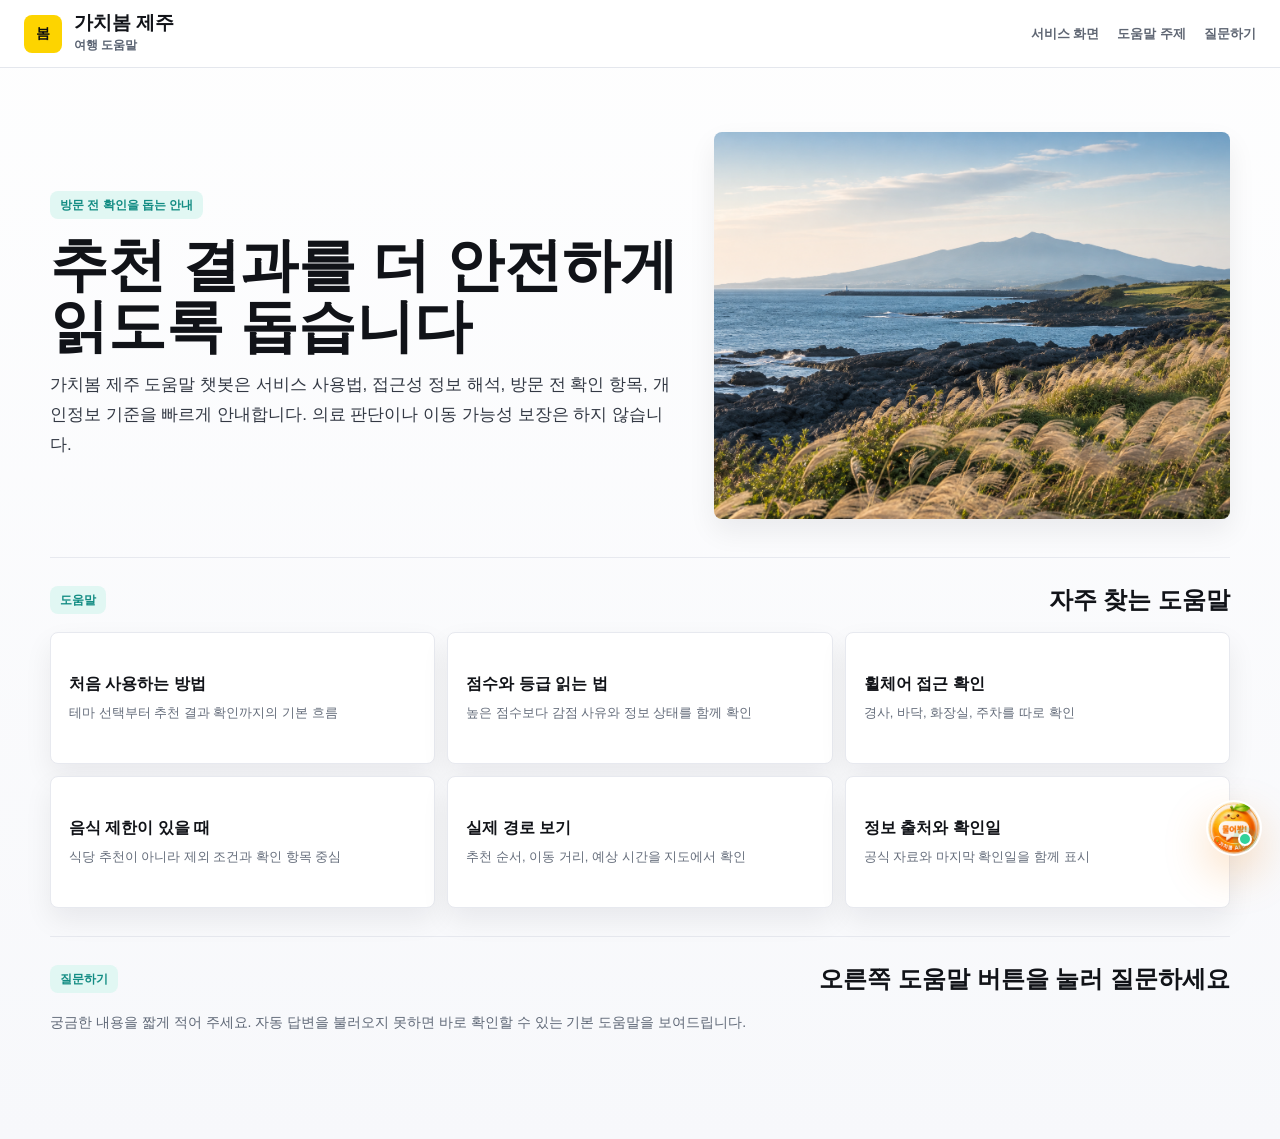
<file: help-chatbot.html>
<!doctype html>
<html lang="ko">
<head>
  <meta charset="utf-8">
  <meta name="viewport" content="width=device-width, initial-scale=1">
  <title>가치봄 제주 도움말</title>
  <link rel="icon" href="data:,">
  <link rel="stylesheet" href="styles.css?v=20260718-6">
  <link rel="stylesheet" href="help-chatbot.css?v=20260726-1">
</head>
<body class="help-page">
  <header class="help-topbar">
    <a class="help-brand" href="index.html" aria-label="가치봄 제주 홈으로 이동">
      <span class="help-brand-mark">봄</span>
      <span>
        <strong>가치봄 제주</strong>
        <small>여행 도움말</small>
      </span>
    </a>
    <nav class="help-nav" aria-label="도움말 빠른 이동">
      <a href="index.html">서비스 화면</a>
      <a href="#helpTopics">도움말 주제</a>
      <a href="#helpChatbot">질문하기</a>
    </nav>
  </header>

  <main class="help-layout">
    <section class="help-brief" aria-labelledby="helpBriefTitle">
      <div class="help-brief-copy">
        <span class="help-kicker">방문 전 확인을 돕는 안내</span>
        <h1 id="helpBriefTitle">추천 결과를 더 안전하게 읽도록 돕습니다</h1>
        <p>
          가치봄 제주 도움말 챗봇은 서비스 사용법, 접근성 정보 해석, 방문 전 확인 항목,
          개인정보 기준을 빠르게 안내합니다. 의료 판단이나 이동 가능성 보장은 하지 않습니다.
        </p>
      </div>
      <img src="assets/jeju-theme-preview-hero.png" alt="제주의 바다와 돌담 풍경">
    </section>

    <section class="help-topic-band" id="helpTopics" aria-labelledby="helpTopicsTitle">
      <div class="help-section-head">
        <span>도움말</span>
        <h2 id="helpTopicsTitle">자주 찾는 도움말</h2>
      </div>
      <div class="help-topic-grid" data-help-topic-grid></div>
    </section>

    <section class="help-chat-section" id="helpChatbot" aria-labelledby="helpChatbotTitle">
      <div class="help-section-head">
        <span>질문하기</span>
        <h2 id="helpChatbotTitle">오른쪽 도움말 버튼을 눌러 질문하세요</h2>
      </div>
      <p class="help-chat-intro">
        궁금한 내용을 짧게 적어 주세요. 자동 답변을 불러오지 못하면 바로 확인할 수 있는 기본 도움말을 보여드립니다.
      </p>
      <div data-help-chatbot data-help-chatbot-mode="wing"></div>
    </section>
  </main>

  <script src="help-chatbot.js?v=20260726-1"></script>
</body>
</html>
</file>
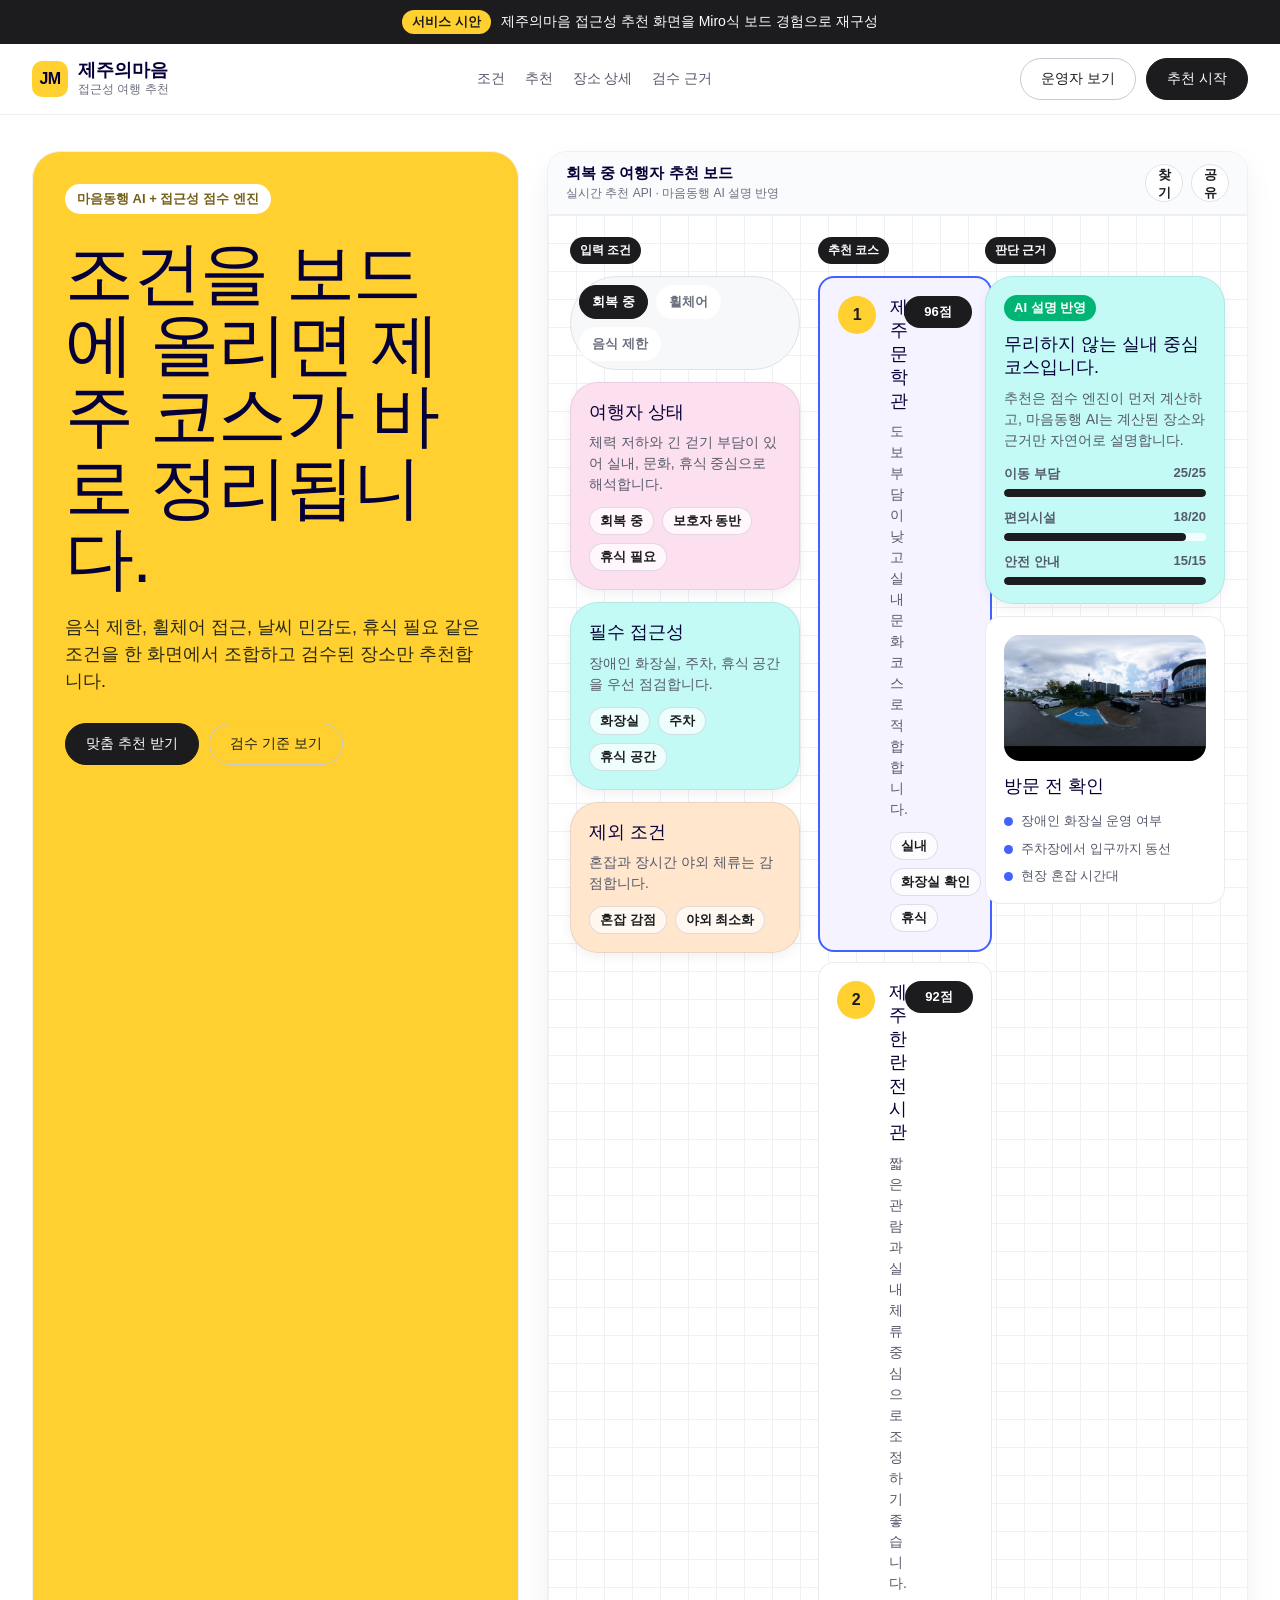
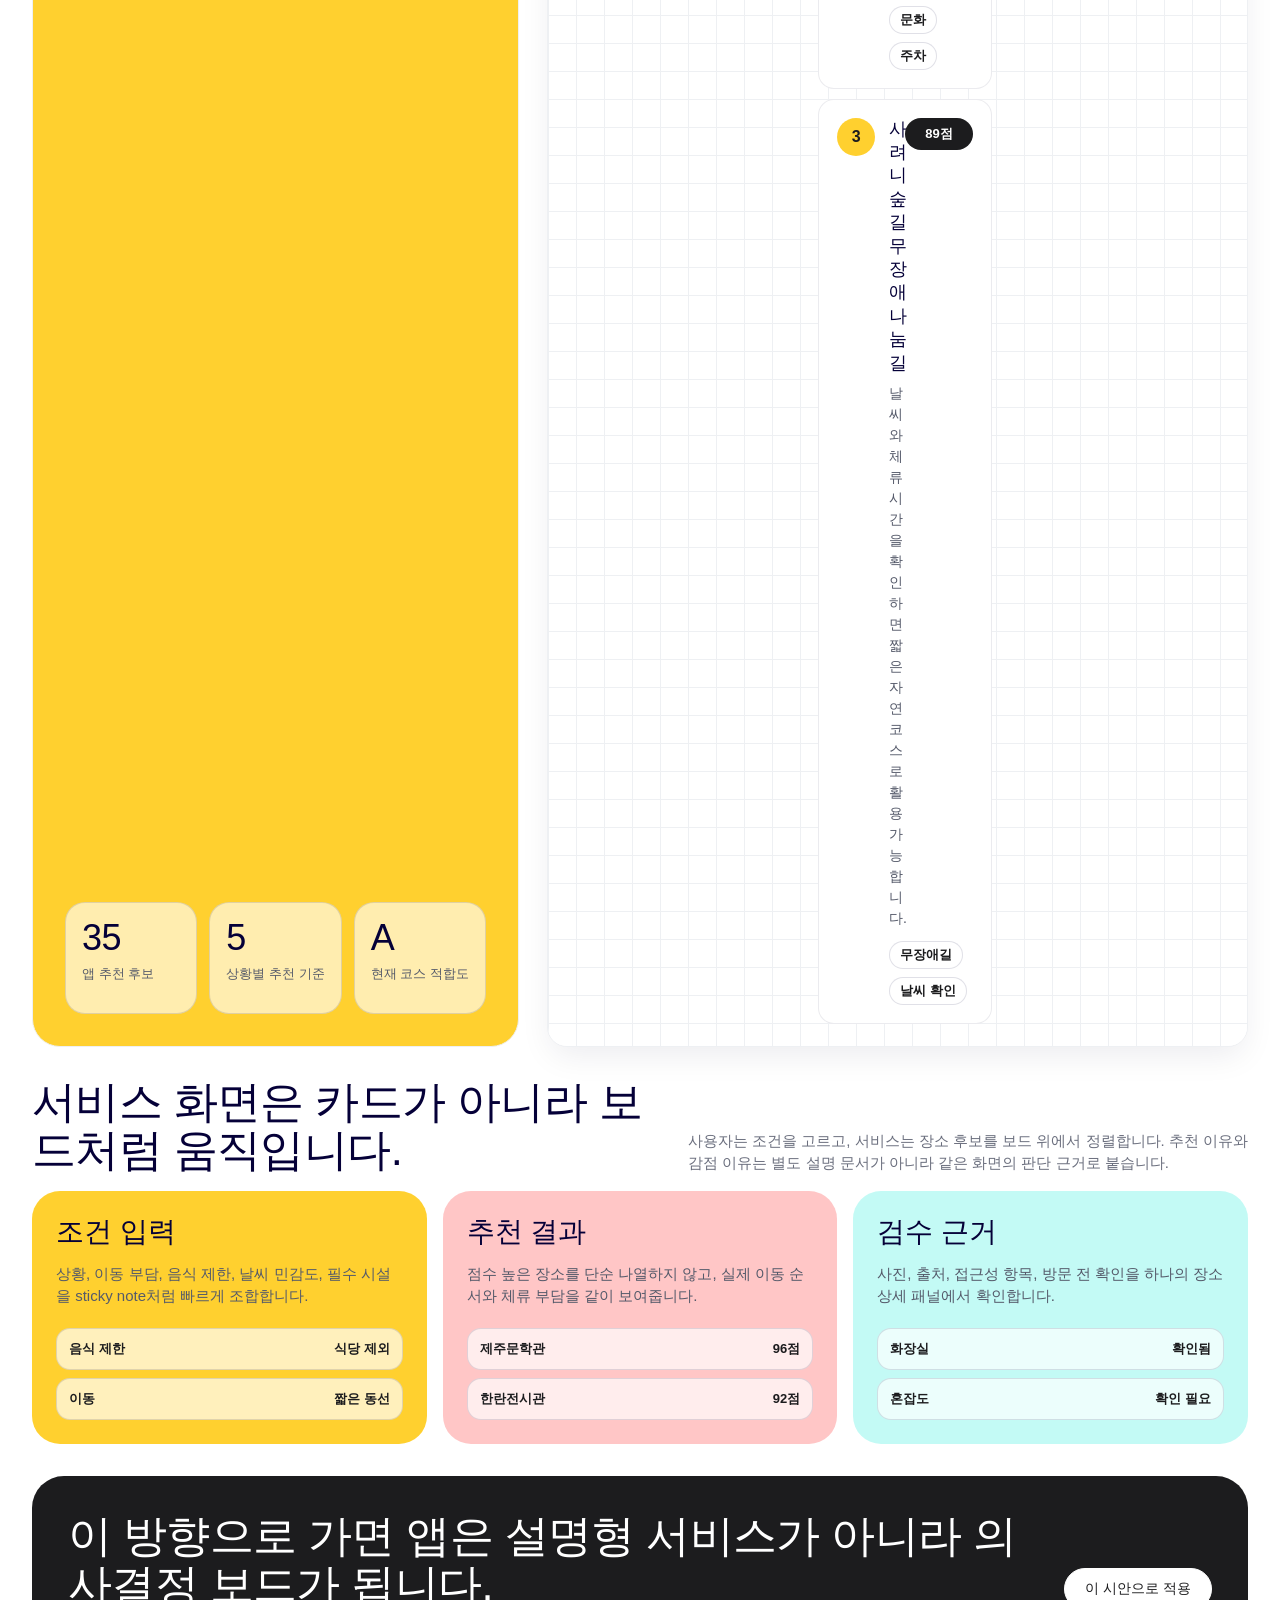
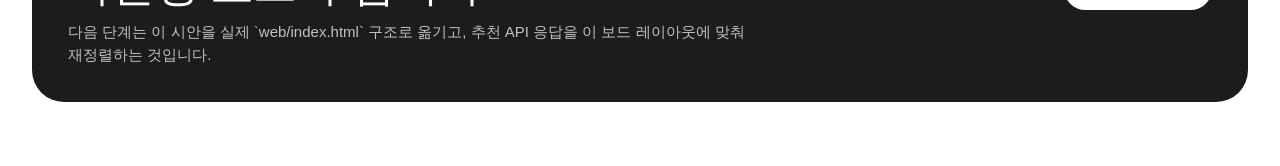
<file: miro_service_concept.html>
<!doctype html>
<html lang="ko">
<head>
  <meta charset="utf-8">
  <meta name="viewport" content="width=device-width, initial-scale=1">
  <title>제주의마음 Miro 스타일 서비스 시안</title>
  <link rel="icon" href="data:,">
  <style>
    :root {
      --primary: #1c1c1e;
      --on-primary: #ffffff;
      --yellow: #ffd02f;
      --yellow-light: #fff4c4;
      --yellow-dark: #746019;
      --blue: #4262ff;
      --blue-soft: #f5f3ff;
      --coral: #ffc6c6;
      --coral-dark: #600000;
      --rose: #fde0f0;
      --teal: #0fbcb0;
      --teal-soft: #c3faf5;
      --mint: #dff8df;
      --orange: #ffe6cd;
      --canvas: #ffffff;
      --surface: #f7f8fa;
      --surface-soft: #fafbfc;
      --hairline: #e0e2e8;
      --hairline-soft: #eef0f3;
      --hairline-strong: #c7cad5;
      --ink-deep: #050038;
      --ink: #1c1c1e;
      --slate: #555a6a;
      --steel: #6b6f7e;
      --muted: #8e91a0;
      --success: #00b473;
      --shadow-board: rgba(5, 0, 56, 0.08) 0 12px 32px -4px;
      --shadow-soft: rgba(5, 0, 56, 0.06) 0 4px 12px 0;
    }

    * {
      box-sizing: border-box;
    }

    body {
      margin: 0;
      background: var(--canvas);
      color: var(--ink);
      font-family: "Roobert PRO", "Noto Sans KR", -apple-system, BlinkMacSystemFont, sans-serif;
      letter-spacing: 0;
    }

    button {
      font: inherit;
    }

    .promo {
      min-height: 42px;
      display: flex;
      align-items: center;
      justify-content: center;
      gap: 10px;
      padding: 10px 18px;
      background: var(--primary);
      color: var(--on-primary);
      font-size: 14px;
      font-weight: 500;
    }

    .promo span {
      display: inline-flex;
      align-items: center;
      min-height: 24px;
      border-radius: 999px;
      padding: 2px 10px;
      background: var(--yellow);
      color: var(--primary);
      font-size: 13px;
      font-weight: 600;
    }

    .topbar {
      position: sticky;
      top: 0;
      z-index: 10;
      min-height: 68px;
      display: flex;
      align-items: center;
      justify-content: space-between;
      gap: 24px;
      border-bottom: 1px solid var(--hairline-soft);
      padding: 14px 32px;
      background: rgba(255, 255, 255, 0.96);
      backdrop-filter: blur(12px);
    }

    .brand {
      display: flex;
      align-items: center;
      gap: 10px;
      min-width: 0;
    }

    .brand-mark {
      width: 36px;
      height: 36px;
      display: grid;
      place-items: center;
      border-radius: 10px;
      background: var(--yellow);
      color: var(--ink-deep);
      font-weight: 600;
      letter-spacing: -0.5px;
    }

    .brand strong {
      display: block;
      color: var(--ink-deep);
      font-size: 18px;
      font-weight: 600;
      line-height: 1.2;
    }

    .brand span {
      display: block;
      color: var(--steel);
      font-size: 12px;
      line-height: 1.3;
    }

    .nav-links {
      display: flex;
      align-items: center;
      gap: 20px;
      color: var(--slate);
      font-size: 14px;
      font-weight: 500;
    }

    .top-actions {
      display: flex;
      align-items: center;
      gap: 10px;
    }

    .pill-button {
      min-height: 42px;
      border: 1px solid var(--primary);
      border-radius: 999px;
      padding: 0 20px;
      background: var(--primary);
      color: var(--on-primary);
      cursor: pointer;
      font-size: 14px;
      font-weight: 500;
      white-space: nowrap;
    }

    .pill-button.secondary {
      border-color: var(--hairline-strong);
      background: transparent;
      color: var(--ink);
    }

    .page {
      max-width: 1420px;
      margin: 0 auto;
      padding: 36px 32px 64px;
    }

    .hero-workspace {
      display: grid;
      grid-template-columns: minmax(320px, 0.82fr) minmax(0, 1.18fr);
      gap: 28px;
      align-items: stretch;
    }

    .brief-panel {
      min-height: 660px;
      display: flex;
      flex-direction: column;
      justify-content: space-between;
      border: 1px solid var(--hairline-soft);
      border-radius: 28px;
      padding: 32px;
      background: var(--yellow);
      color: var(--primary);
    }

    .kicker {
      display: inline-flex;
      align-items: center;
      width: fit-content;
      min-height: 30px;
      border-radius: 999px;
      padding: 4px 12px;
      background: var(--canvas);
      color: var(--yellow-dark);
      font-size: 13px;
      font-weight: 600;
    }

    h1 {
      margin: 24px 0 0;
      color: var(--ink-deep);
      font-size: clamp(42px, 5.4vw, 78px);
      font-weight: 500;
      line-height: 1.03;
      letter-spacing: -1.4px;
    }

    .brief-panel p {
      max-width: 520px;
      margin: 20px 0 0;
      color: #292915;
      font-size: 18px;
      line-height: 1.5;
    }

    .brief-actions {
      display: flex;
      flex-wrap: wrap;
      gap: 10px;
      margin-top: 28px;
    }

    .stat-row {
      display: grid;
      grid-template-columns: repeat(3, minmax(0, 1fr));
      gap: 12px;
      margin-top: 34px;
    }

    .stat-card {
      min-height: 112px;
      border: 1px solid rgba(5, 0, 56, 0.12);
      border-radius: 20px;
      padding: 16px;
      background: rgba(255, 255, 255, 0.62);
    }

    .stat-card strong {
      display: block;
      color: var(--ink-deep);
      font-size: 36px;
      font-weight: 500;
      line-height: 1.05;
      letter-spacing: -0.5px;
    }

    .stat-card span {
      display: block;
      margin-top: 8px;
      color: var(--slate);
      font-size: 13px;
      line-height: 1.4;
    }

    .board-shell {
      min-height: 660px;
      border: 1px solid var(--hairline-soft);
      border-radius: 20px;
      background: var(--canvas);
      box-shadow: var(--shadow-board);
      overflow: hidden;
    }

    .board-top {
      min-height: 58px;
      display: flex;
      align-items: center;
      justify-content: space-between;
      gap: 16px;
      border-bottom: 1px solid var(--hairline-soft);
      padding: 12px 18px;
      background: var(--surface-soft);
    }

    .board-title {
      min-width: 0;
    }

    .board-title strong {
      display: block;
      color: var(--ink-deep);
      font-size: 15px;
      font-weight: 600;
    }

    .board-title span {
      display: block;
      margin-top: 2px;
      color: var(--steel);
      font-size: 12px;
    }

    .board-controls {
      display: flex;
      gap: 8px;
      align-items: center;
    }

    .circle-button {
      width: 38px;
      height: 38px;
      border: 1px solid var(--hairline);
      border-radius: 999px;
      background: var(--canvas);
      color: var(--ink);
      cursor: pointer;
      font-size: 13px;
      font-weight: 600;
    }

    .board-canvas {
      display: grid;
      grid-template-columns: minmax(230px, 0.75fr) minmax(0, 1.35fr) minmax(240px, 0.9fr);
      gap: 18px;
      min-height: 600px;
      padding: 22px;
      background:
        linear-gradient(var(--hairline-soft) 1px, transparent 1px),
        linear-gradient(90deg, var(--hairline-soft) 1px, transparent 1px),
        var(--canvas);
      background-size: 28px 28px;
    }

    .board-column {
      display: flex;
      flex-direction: column;
      gap: 12px;
      min-width: 0;
    }

    .column-label {
      width: fit-content;
      border-radius: 999px;
      padding: 5px 10px;
      background: var(--primary);
      color: var(--on-primary);
      font-size: 12px;
      font-weight: 600;
    }

    .condition-card,
    .place-card,
    .ai-card,
    .detail-card {
      border: 1px solid rgba(5, 0, 56, 0.08);
      border-radius: 28px;
      padding: 18px;
      color: var(--ink);
      box-shadow: var(--shadow-soft);
    }

    .condition-card {
      background: var(--rose);
    }

    .condition-card.teal {
      background: var(--teal-soft);
    }

    .condition-card.orange {
      background: var(--orange);
    }

    .condition-card strong,
    .place-card strong,
    .ai-card strong,
    .detail-card strong {
      display: block;
      color: var(--ink-deep);
      font-size: 18px;
      font-weight: 500;
      line-height: 1.3;
    }

    .condition-card p,
    .place-card p,
    .ai-card p,
    .detail-card p {
      margin: 8px 0 0;
      color: var(--slate);
      font-size: 14px;
      line-height: 1.5;
    }

    .segment {
      display: flex;
      flex-wrap: wrap;
      gap: 8px;
      margin-top: 12px;
    }

    .chip {
      display: inline-flex;
      align-items: center;
      min-height: 28px;
      border: 1px solid rgba(5, 0, 56, 0.12);
      border-radius: 999px;
      padding: 4px 10px;
      background: rgba(255, 255, 255, 0.72);
      color: var(--ink);
      font-size: 13px;
      font-weight: 600;
      white-space: nowrap;
    }

    .scenario-tabs {
      display: flex;
      gap: 8px;
      flex-wrap: wrap;
      padding: 8px;
      border: 1px solid var(--hairline);
      border-radius: 999px;
      background: var(--surface);
    }

    .scenario-tab {
      min-height: 34px;
      border: 1px solid transparent;
      border-radius: 999px;
      padding: 6px 12px;
      background: var(--canvas);
      color: var(--steel);
      cursor: pointer;
      font-size: 13px;
      font-weight: 600;
    }

    .scenario-tab.active {
      background: var(--primary);
      color: var(--on-primary);
      border-color: var(--primary);
    }

    .route-stack {
      display: grid;
      gap: 10px;
    }

    .place-card {
      display: grid;
      grid-template-columns: auto minmax(0, 1fr) auto;
      gap: 14px;
      align-items: start;
      border-radius: 16px;
      background: var(--canvas);
      box-shadow: none;
    }

    .place-card.featured {
      border: 2px solid var(--blue);
      background: var(--blue-soft);
    }

    .route-number {
      width: 38px;
      height: 38px;
      display: grid;
      place-items: center;
      border-radius: 999px;
      background: var(--yellow);
      color: var(--ink);
      font-weight: 600;
    }

    .score-pill {
      min-width: 68px;
      border-radius: 999px;
      padding: 7px 10px;
      background: var(--primary);
      color: var(--on-primary);
      text-align: center;
      font-size: 13px;
      font-weight: 600;
      white-space: nowrap;
    }

    .ai-card {
      background: var(--teal-soft);
    }

    .ai-card .badge {
      width: fit-content;
      border-radius: 999px;
      padding: 4px 10px;
      background: var(--success);
      color: var(--on-primary);
      font-size: 13px;
      font-weight: 600;
    }

    .progress-list {
      display: grid;
      gap: 12px;
      margin-top: 14px;
    }

    .progress-item {
      display: grid;
      gap: 6px;
    }

    .progress-meta {
      display: flex;
      justify-content: space-between;
      gap: 10px;
      color: var(--slate);
      font-size: 13px;
      font-weight: 600;
    }

    .bar {
      height: 8px;
      overflow: hidden;
      border-radius: 999px;
      background: rgba(255, 255, 255, 0.78);
    }

    .bar span {
      display: block;
      height: 100%;
      border-radius: inherit;
      background: var(--primary);
    }

    .detail-card {
      background: var(--canvas);
      border-radius: 16px;
      box-shadow: none;
    }

    .detail-media {
      overflow: hidden;
      border-radius: 16px;
      aspect-ratio: 16 / 10;
      background: var(--surface);
    }

    .detail-media img {
      width: 100%;
      height: 100%;
      display: block;
      object-fit: cover;
    }

    .check-list {
      display: grid;
      gap: 9px;
      margin-top: 14px;
    }

    .check-item {
      display: flex;
      gap: 8px;
      align-items: flex-start;
      color: var(--slate);
      font-size: 13px;
      line-height: 1.4;
    }

    .check-dot {
      width: 9px;
      height: 9px;
      flex: 0 0 auto;
      margin-top: 5px;
      border-radius: 999px;
      background: var(--blue);
    }

    .section {
      margin-top: 32px;
    }

    .section-head {
      display: flex;
      justify-content: space-between;
      gap: 18px;
      align-items: end;
      margin-bottom: 16px;
    }

    .section-head h2 {
      margin: 0;
      color: var(--ink-deep);
      font-size: clamp(28px, 3.4vw, 48px);
      font-weight: 500;
      line-height: 1.1;
      letter-spacing: -0.6px;
    }

    .section-head p {
      max-width: 560px;
      margin: 0;
      color: var(--steel);
      font-size: 15px;
      line-height: 1.5;
    }

    .feature-grid {
      display: grid;
      grid-template-columns: 1fr 1fr 1fr;
      gap: 16px;
    }

    .feature-card {
      min-height: 240px;
      border-radius: 28px;
      padding: 24px;
      color: var(--ink);
    }

    .feature-card h3 {
      margin: 0;
      color: var(--ink-deep);
      font-size: 28px;
      font-weight: 500;
      line-height: 1.22;
    }

    .feature-card p {
      margin: 14px 0 0;
      color: var(--slate);
      font-size: 15px;
      line-height: 1.5;
    }

    .feature-card.yellow {
      background: var(--yellow);
    }

    .feature-card.coral {
      background: var(--coral);
    }

    .feature-card.teal {
      background: var(--teal-soft);
    }

    .mini-board {
      display: grid;
      gap: 8px;
      margin-top: 20px;
    }

    .mini-row {
      min-height: 42px;
      display: flex;
      align-items: center;
      justify-content: space-between;
      gap: 10px;
      border: 1px solid rgba(5, 0, 56, 0.12);
      border-radius: 14px;
      padding: 9px 12px;
      background: rgba(255, 255, 255, 0.68);
      font-size: 13px;
      font-weight: 600;
    }

    .dark-cta {
      display: grid;
      grid-template-columns: minmax(0, 1fr) auto;
      gap: 18px;
      align-items: center;
      margin-top: 32px;
      border-radius: 32px;
      padding: 36px;
      background: var(--primary);
      color: var(--on-primary);
    }

    .dark-cta h2 {
      margin: 0;
      font-size: clamp(28px, 3.4vw, 48px);
      font-weight: 500;
      line-height: 1.12;
      letter-spacing: -0.6px;
    }

    .dark-cta p {
      max-width: 680px;
      margin: 12px 0 0;
      color: var(--on-primary);
      opacity: 0.72;
      font-size: 15px;
      line-height: 1.5;
    }

    .dark-cta .pill-button {
      border-color: var(--on-primary);
      background: var(--on-primary);
      color: var(--primary);
    }

    @media (max-width: 1180px) {
      .hero-workspace,
      .dark-cta {
        grid-template-columns: 1fr;
      }

      .brief-panel,
      .board-shell {
        min-height: auto;
      }

      .board-canvas {
        grid-template-columns: 1fr;
      }

      .feature-grid {
        grid-template-columns: 1fr 1fr;
      }
    }

    @media (max-width: 760px) {
      .promo {
        justify-content: flex-start;
      }

      .topbar {
        align-items: flex-start;
        flex-direction: column;
        padding: 14px 18px;
      }

      .nav-links {
        display: none;
      }

      .top-actions {
        width: 100%;
      }

      .top-actions .pill-button {
        flex: 1;
        padding: 0 12px;
      }

      .page {
        padding: 24px 18px 48px;
      }

      .brief-panel,
      .dark-cta {
        border-radius: 24px;
        padding: 24px;
      }

      .stat-row,
      .feature-grid {
        grid-template-columns: 1fr;
      }

      .board-canvas {
        padding: 14px;
      }

      .place-card {
        grid-template-columns: 1fr;
      }

      .score-pill {
        width: fit-content;
      }

      .section-head {
        align-items: flex-start;
        flex-direction: column;
      }
    }
  </style>
</head>
<body>
  <div class="promo">
    <span>서비스 시안</span>
    제주의마음 접근성 추천 화면을 Miro식 보드 경험으로 재구성
  </div>

  <header class="topbar">
    <div class="brand" aria-label="제주의마음">
      <div class="brand-mark">JM</div>
      <div>
        <strong>제주의마음</strong>
        <span>접근성 여행 추천</span>
      </div>
    </div>
    <nav class="nav-links" aria-label="주요 화면">
      <span>조건</span>
      <span>추천</span>
      <span>장소 상세</span>
      <span>검수 근거</span>
    </nav>
    <div class="top-actions">
      <button class="pill-button secondary" type="button">운영자 보기</button>
      <button class="pill-button" type="button">추천 시작</button>
    </div>
  </header>

  <main class="page">
    <section class="hero-workspace" aria-label="추천 서비스 첫 화면">
      <aside class="brief-panel">
        <div>
          <span class="kicker">마음동행 AI + 접근성 점수 엔진</span>
          <h1>조건을 보드에 올리면 제주 코스가 바로 정리됩니다.</h1>
          <p>음식 제한, 휠체어 접근, 날씨 민감도, 휴식 필요 같은 조건을 한 화면에서 조합하고 검수된 장소만 추천합니다.</p>
          <div class="brief-actions">
            <button class="pill-button" type="button">맞춤 추천 받기</button>
            <button class="pill-button secondary" type="button">검수 기준 보기</button>
          </div>
        </div>
        <div class="stat-row" aria-label="서비스 지표">
          <div class="stat-card">
            <strong>35</strong>
            <span>앱 추천 후보</span>
          </div>
          <div class="stat-card">
            <strong>5</strong>
            <span>상황별 추천 기준</span>
          </div>
          <div class="stat-card">
            <strong>A</strong>
            <span>현재 코스 적합도</span>
          </div>
        </div>
      </aside>

      <section class="board-shell" aria-label="추천 보드">
        <div class="board-top">
          <div class="board-title">
            <strong>회복 중 여행자 추천 보드</strong>
            <span>실시간 추천 API · 마음동행 AI 설명 반영</span>
          </div>
          <div class="board-controls" aria-label="보드 도구">
            <button class="circle-button" type="button" aria-label="검색">찾기</button>
            <button class="circle-button" type="button" aria-label="공유">공유</button>
          </div>
        </div>

        <div class="board-canvas">
          <div class="board-column">
            <span class="column-label">입력 조건</span>
            <div class="scenario-tabs" aria-label="상황 선택">
              <button class="scenario-tab active" type="button" data-scenario="recovery">회복 중</button>
              <button class="scenario-tab" type="button" data-scenario="wheelchair">휠체어</button>
              <button class="scenario-tab" type="button" data-scenario="diet">음식 제한</button>
            </div>
            <article class="condition-card">
              <strong>여행자 상태</strong>
              <p id="travelerCopy">체력 저하와 긴 걷기 부담이 있어 실내, 문화, 휴식 중심으로 해석합니다.</p>
              <div class="segment" id="travelerChips">
                <span class="chip">회복 중</span>
                <span class="chip">보호자 동반</span>
                <span class="chip">휴식 필요</span>
              </div>
            </article>
            <article class="condition-card teal">
              <strong>필수 접근성</strong>
              <p>장애인 화장실, 주차, 휴식 공간을 우선 점검합니다.</p>
              <div class="segment">
                <span class="chip">화장실</span>
                <span class="chip">주차</span>
                <span class="chip">휴식 공간</span>
              </div>
            </article>
            <article class="condition-card orange">
              <strong>제외 조건</strong>
              <p id="avoidCopy">혼잡과 장시간 야외 체류는 감점합니다.</p>
              <div class="segment" id="avoidChips">
                <span class="chip">혼잡 감점</span>
                <span class="chip">야외 최소화</span>
              </div>
            </article>
          </div>

          <div class="board-column">
            <span class="column-label">추천 코스</span>
            <div class="route-stack" id="routeStack">
              <article class="place-card featured">
                <div class="route-number">1</div>
                <div>
                  <strong>제주문학관</strong>
                  <p>도보 부담이 낮고 실내 문화 코스로 적합합니다.</p>
                  <div class="segment">
                    <span class="chip">실내</span>
                    <span class="chip">화장실 확인</span>
                    <span class="chip">휴식</span>
                  </div>
                </div>
                <div class="score-pill">96점</div>
              </article>
              <article class="place-card">
                <div class="route-number">2</div>
                <div>
                  <strong>제주한란전시관</strong>
                  <p>짧은 관람과 실내 체류 중심으로 조정하기 좋습니다.</p>
                  <div class="segment">
                    <span class="chip">문화</span>
                    <span class="chip">주차</span>
                  </div>
                </div>
                <div class="score-pill">92점</div>
              </article>
              <article class="place-card">
                <div class="route-number">3</div>
                <div>
                  <strong>사려니숲길 무장애나눔길</strong>
                  <p>날씨와 체류 시간을 확인하면 짧은 자연 코스로 활용 가능합니다.</p>
                  <div class="segment">
                    <span class="chip">무장애길</span>
                    <span class="chip">날씨 확인</span>
                  </div>
                </div>
                <div class="score-pill">89점</div>
              </article>
            </div>
          </div>

          <div class="board-column">
            <span class="column-label">판단 근거</span>
            <article class="ai-card">
              <div class="badge">AI 설명 반영</div>
              <strong style="margin-top: 12px;">무리하지 않는 실내 중심 코스입니다.</strong>
              <p>추천은 점수 엔진이 먼저 계산하고, 마음동행 AI는 계산된 장소와 근거만 자연어로 설명합니다.</p>
              <div class="progress-list">
                <div class="progress-item">
                  <div class="progress-meta"><span>이동 부담</span><span>25/25</span></div>
                  <div class="bar"><span style="width: 100%"></span></div>
                </div>
                <div class="progress-item">
                  <div class="progress-meta"><span>편의시설</span><span>18/20</span></div>
                  <div class="bar"><span style="width: 90%"></span></div>
                </div>
                <div class="progress-item">
                  <div class="progress-meta"><span>안전 안내</span><span>15/15</span></div>
                  <div class="bar"><span style="width: 100%"></span></div>
                </div>
              </div>
            </article>
            <article class="detail-card">
              <div class="detail-media">
                <img src="assets/WELCOME-1-001.jpg" alt="실내 진입부 확인 이미지">
              </div>
              <strong style="margin-top: 14px;">방문 전 확인</strong>
              <div class="check-list">
                <div class="check-item"><span class="check-dot"></span><span>장애인 화장실 운영 여부</span></div>
                <div class="check-item"><span class="check-dot"></span><span>주차장에서 입구까지 동선</span></div>
                <div class="check-item"><span class="check-dot"></span><span>현장 혼잡 시간대</span></div>
              </div>
            </article>
          </div>
        </div>
      </section>
    </section>

    <section class="section" aria-label="서비스 화면 구성">
      <div class="section-head">
        <h2>서비스 화면은 카드가 아니라 보드처럼 움직입니다.</h2>
        <p>사용자는 조건을 고르고, 서비스는 장소 후보를 보드 위에서 정렬합니다. 추천 이유와 감점 이유는 별도 설명 문서가 아니라 같은 화면의 판단 근거로 붙습니다.</p>
      </div>
      <div class="feature-grid">
        <article class="feature-card yellow">
          <h3>조건 입력</h3>
          <p>상황, 이동 부담, 음식 제한, 날씨 민감도, 필수 시설을 sticky note처럼 빠르게 조합합니다.</p>
          <div class="mini-board">
            <div class="mini-row"><span>음식 제한</span><strong>식당 제외</strong></div>
            <div class="mini-row"><span>이동</span><strong>짧은 동선</strong></div>
          </div>
        </article>
        <article class="feature-card coral">
          <h3>추천 결과</h3>
          <p>점수 높은 장소를 단순 나열하지 않고, 실제 이동 순서와 체류 부담을 같이 보여줍니다.</p>
          <div class="mini-board">
            <div class="mini-row"><span>제주문학관</span><strong>96점</strong></div>
            <div class="mini-row"><span>한란전시관</span><strong>92점</strong></div>
          </div>
        </article>
        <article class="feature-card teal">
          <h3>검수 근거</h3>
          <p>사진, 출처, 접근성 항목, 방문 전 확인을 하나의 장소 상세 패널에서 확인합니다.</p>
          <div class="mini-board">
            <div class="mini-row"><span>화장실</span><strong>확인됨</strong></div>
            <div class="mini-row"><span>혼잡도</span><strong>확인 필요</strong></div>
          </div>
        </article>
      </div>
    </section>

    <section class="dark-cta" aria-label="다음 단계">
      <div>
        <h2>이 방향으로 가면 앱은 설명형 서비스가 아니라 의사결정 보드가 됩니다.</h2>
        <p>다음 단계는 이 시안을 실제 `web/index.html` 구조로 옮기고, 추천 API 응답을 이 보드 레이아웃에 맞춰 재정렬하는 것입니다.</p>
      </div>
      <button class="pill-button" type="button">이 시안으로 적용</button>
    </section>
  </main>

  <script>
    const scenarios = {
      recovery: {
        title: "회복 중 여행자 추천 보드",
        traveler: "체력 저하와 긴 걷기 부담이 있어 실내, 문화, 휴식 중심으로 해석합니다.",
        chips: ["회복 중", "보호자 동반", "휴식 필요"],
        avoid: "혼잡과 장시간 야외 체류는 감점합니다.",
        avoidChips: ["혼잡 감점", "야외 최소화"],
        places: [
          ["제주문학관", "도보 부담이 낮고 실내 문화 코스로 적합합니다.", "96점", ["실내", "화장실 확인", "휴식"]],
          ["제주한란전시관", "짧은 관람과 실내 체류 중심으로 조정하기 좋습니다.", "92점", ["문화", "주차"]],
          ["사려니숲길 무장애나눔길", "날씨와 체류 시간을 확인하면 짧은 자연 코스로 활용 가능합니다.", "89점", ["무장애길", "날씨 확인"]]
        ]
      },
      wheelchair: {
        title: "휠체어 접근 확인 보드",
        traveler: "경사와 계단 정보를 우선 확인하고, 화장실과 주차가 있는 실내 장소를 우선합니다.",
        chips: ["휠체어", "경사 확인", "주차 필요"],
        avoid: "정보 부족, 계단, 바닥 상태 미확인은 강하게 감점합니다.",
        avoidChips: ["계단 제외", "정보 부족 감점"],
        places: [
          ["제주문학관", "실내 동선과 편의시설 확인 상태가 좋아 1순위 후보입니다.", "95점", ["실내", "장애인 화장실", "주차"]],
          ["제주국제컨벤션센터", "대형 시설이라 진입과 화장실 확인 가능성이 높습니다.", "91점", ["실내", "넓은 동선"]],
          ["제주한란전시관", "짧은 관람으로 부담을 낮출 수 있습니다.", "88점", ["문화", "짧은 동선"]]
        ]
      },
      diet: {
        title: "음식 제한 여행자 추천 보드",
        traveler: "식당과 시장을 제외하고, 외부 음식 제한 가능성이 낮은 관람 중심 장소를 우선합니다.",
        chips: ["음식 제한", "식당 제외", "짧은 체류"],
        avoid: "식당, 카페, 시장, 시식 중심 장소는 추천에서 제외하거나 감점합니다.",
        avoidChips: ["식당 제외", "시장 제외", "시식 감점"],
        places: [
          ["제주문학관", "식사 없이 관람 가능한 실내 문화 장소입니다.", "94점", ["실내", "식당 제외", "휴식"]],
          ["제주한란전시관", "짧은 체류와 조용한 관람에 맞습니다.", "90점", ["문화", "짧은 동선"]],
          ["제주국제컨벤션센터", "식사 없이 휴식과 실내 이동 중심으로 조정 가능합니다.", "87점", ["실내", "주차"]]
        ]
      }
    };

    const tabs = document.querySelectorAll(".scenario-tab");
    const boardTitle = document.querySelector(".board-title strong");
    const travelerCopy = document.getElementById("travelerCopy");
    const travelerChips = document.getElementById("travelerChips");
    const avoidCopy = document.getElementById("avoidCopy");
    const avoidChips = document.getElementById("avoidChips");
    const routeStack = document.getElementById("routeStack");

    function chipHtml(values) {
      return values.map((value) => `<span class="chip">${value}</span>`).join("");
    }

    function renderScenario(id) {
      const scenario = scenarios[id];
      boardTitle.textContent = scenario.title;
      travelerCopy.textContent = scenario.traveler;
      travelerChips.innerHTML = chipHtml(scenario.chips);
      avoidCopy.textContent = scenario.avoid;
      avoidChips.innerHTML = chipHtml(scenario.avoidChips);
      routeStack.innerHTML = scenario.places.map((place, index) => `
        <article class="place-card ${index === 0 ? "featured" : ""}">
          <div class="route-number">${index + 1}</div>
          <div>
            <strong>${place[0]}</strong>
            <p>${place[1]}</p>
            <div class="segment">${chipHtml(place[3])}</div>
          </div>
          <div class="score-pill">${place[2]}</div>
        </article>
      `).join("");
    }

    tabs.forEach((tab) => {
      tab.addEventListener("click", () => {
        tabs.forEach((item) => item.classList.remove("active"));
        tab.classList.add("active");
        renderScenario(tab.dataset.scenario);
      });
    });
  </script>
</body>
</html>
</file>
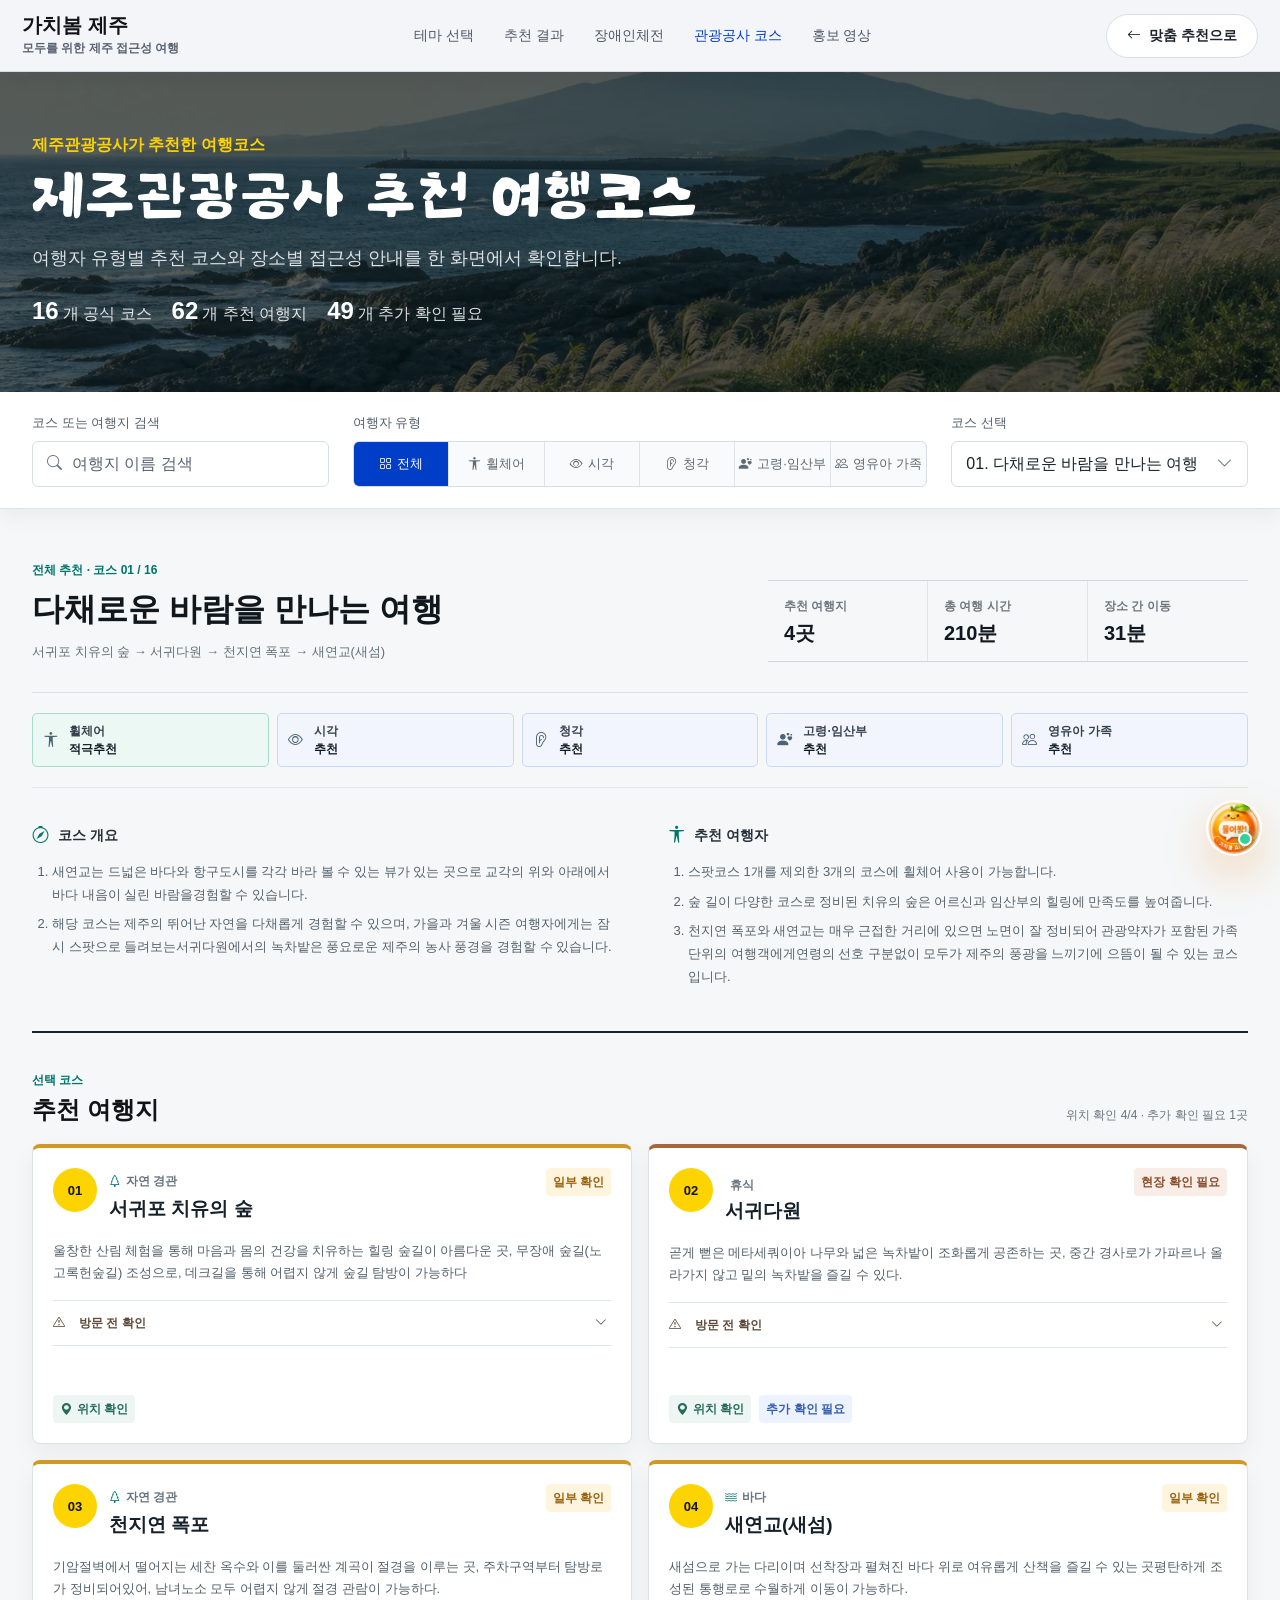
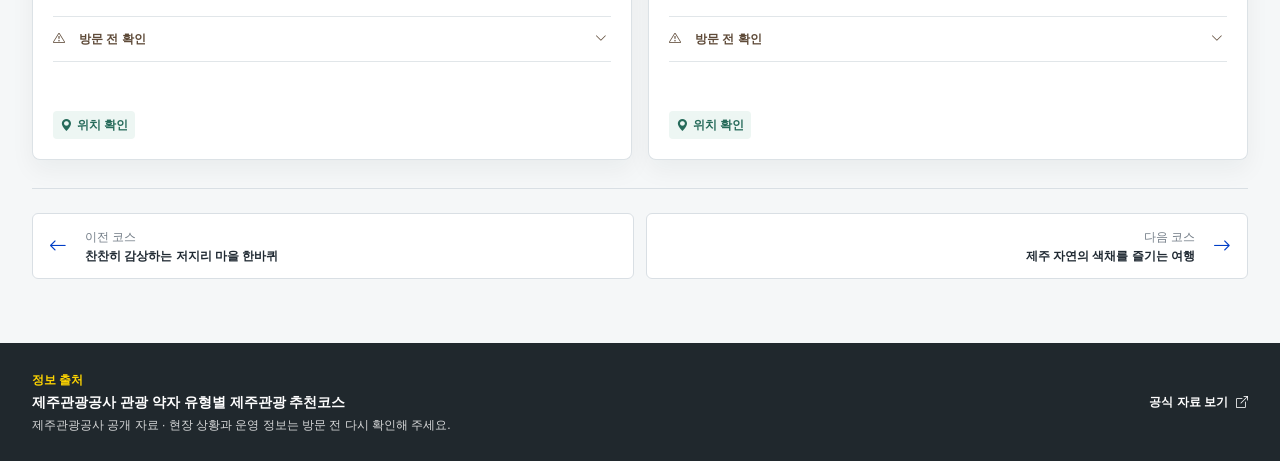
<file: tourism-courses.html>
<!doctype html>
<html lang="ko">
<head>
  <meta charset="utf-8">
  <meta name="viewport" content="width=device-width, initial-scale=1">
  <title>제주관광공사 추천 여행코스 | 가치봄 제주</title>
  <link rel="icon" href="data:,">
  <link rel="stylesheet" href="https://cdn.jsdelivr.net/npm/bootstrap-icons@1.11.3/font/bootstrap-icons.min.css">
  <link rel="stylesheet" href="styles.css?v=20260826-1">
  <link rel="stylesheet" href="tourism-courses.css?v=20260718-6">
  <link rel="stylesheet" href="help-chatbot.css?v=20260726-1">
</head>
<body class="tourism-courses-page">
  <div class="app-shell">
    <header class="topbar">
      <a class="brand" href="index.html?intro=0#conceptPage" aria-label="가치봄 제주 메인으로 이동">
        <div class="brand-copy">
          <strong>가치봄 제주</strong>
          <span>모두를 위한 제주 접근성 여행</span>
        </div>
      </a>

      <nav class="nav-tabs" aria-label="주요 메뉴">
        <a href="index.html?intro=0#conceptPage">테마 선택</a>
        <a href="index.html?intro=0#recommendations">추천 결과</a>
        <a href="para-games.html">장애인체전</a>
        <a class="active" href="tourism-courses.html" aria-current="page">관광공사 코스</a>
        <a href="index.html?intro=0#promoVideoModal">홍보 영상</a>
      </nav>

      <div class="top-actions">
        <a class="outline-button tourism-back-link" href="index.html?intro=0#recommendations">
          <i class="bi bi-arrow-left" aria-hidden="true"></i>
          <span>맞춤 추천으로</span>
        </a>
      </div>
    </header>

    <main>
      <section class="tourism-hero" aria-labelledby="tourismPageTitle">
        <img src="assets/jeju-theme-preview-hero.webp" alt="" decoding="async" fetchpriority="high">
        <div class="tourism-hero-shade" aria-hidden="true"></div>
        <div class="tourism-hero-inner">
          <span class="tourism-kicker">제주관광공사가 추천한 여행코스</span>
          <h1 id="tourismPageTitle">제주관광공사 추천 여행코스</h1>
          <p>여행자 유형별 추천 코스와 장소별 접근성 안내를 한 화면에서 확인합니다.</p>
          <div class="tourism-hero-stats" id="tourismHeroStats" aria-live="polite">
            <span>코스 불러오는 중</span>
          </div>
        </div>
      </section>

      <section class="tourism-toolbar" aria-label="코스 찾기">
        <div class="tourism-toolbar-inner">
          <label class="tourism-control tourism-search-control" for="courseSearch">
            <span>코스 또는 여행지 검색</span>
            <span class="tourism-input-shell">
              <i class="bi bi-search" aria-hidden="true"></i>
              <input id="courseSearch" type="search" placeholder="여행지 이름 검색" autocomplete="off">
            </span>
          </label>

          <div class="tourism-control tourism-filter-control">
            <span id="travelerFilterLabel">여행자 유형</span>
            <div class="traveler-filter-tabs" id="travelerFilters" role="group" aria-labelledby="travelerFilterLabel"></div>
          </div>

          <label class="tourism-control tourism-select-control" for="courseSelect">
            <span>코스 선택</span>
            <span class="tourism-select-shell">
              <select id="courseSelect" aria-label="관광공사 추천 코스 선택"></select>
              <i class="bi bi-chevron-down" aria-hidden="true"></i>
            </span>
          </label>
        </div>
      </section>

      <section class="tourism-content" aria-live="polite">
        <div class="tourism-loading" id="tourismLoading">
          <i class="bi bi-arrow-repeat" aria-hidden="true"></i>
          <strong>관광공사 추천 코스를 불러오고 있습니다.</strong>
        </div>

        <article class="tourism-course-detail" id="tourismCourseDetail" hidden>
          <header class="tourism-course-head">
            <div class="tourism-course-title">
              <span id="coursePosition">코스</span>
              <h2 id="courseTitle"></h2>
              <p id="courseRoute"></p>
            </div>
            <dl class="tourism-course-metrics">
              <div>
                <dt>추천 여행지</dt>
                <dd id="courseStopCount">0곳</dd>
              </div>
              <div>
                <dt>총 여행 시간</dt>
                <dd id="courseTravelTime">확인 필요</dd>
              </div>
              <div>
                <dt>장소 간 이동</dt>
                <dd id="courseMoveTime">확인 필요</dd>
              </div>
            </dl>
          </header>

          <div class="tourism-recommendation-row" id="courseRecommendationTypes" aria-label="여행자 유형별 추천도"></div>

          <div class="tourism-course-intro">
            <section>
              <div class="tourism-section-label">
                <i class="bi bi-compass" aria-hidden="true"></i>
                <h3>코스 개요</h3>
              </div>
              <div class="tourism-prose" id="courseOverview"></div>
            </section>
            <section>
              <div class="tourism-section-label">
                <i class="bi bi-universal-access" aria-hidden="true"></i>
                <h3>추천 여행자</h3>
              </div>
              <div class="tourism-prose" id="courseTravelers"></div>
            </section>
          </div>

          <section class="tourism-destinations" aria-labelledby="destinationHeading">
            <div class="tourism-destination-head">
              <div>
                <span>선택 코스</span>
                <h2 id="destinationHeading">추천 여행지</h2>
              </div>
              <p id="destinationSummary"></p>
            </div>
            <div class="tourism-destination-grid" id="destinationGrid"></div>
          </section>

          <nav class="tourism-course-pager" aria-label="코스 이동">
            <button type="button" id="previousCourse">
              <i class="bi bi-arrow-left" aria-hidden="true"></i>
              <span>
                <small>이전 코스</small>
                <b id="previousCourseTitle">이전</b>
              </span>
            </button>
            <button type="button" id="nextCourse">
              <span>
                <small>다음 코스</small>
                <b id="nextCourseTitle">다음</b>
              </span>
              <i class="bi bi-arrow-right" aria-hidden="true"></i>
            </button>
          </nav>
        </article>

        <div class="tourism-empty" id="tourismEmpty" hidden>
          <i class="bi bi-search" aria-hidden="true"></i>
          <h2>조건에 맞는 코스가 없습니다.</h2>
          <p>검색어 또는 여행자 유형을 변경해 주세요.</p>
          <button class="outline-button" type="button" id="resetCourseFilters">필터 초기화</button>
          <button class="primary-button" type="button" id="retryCourseLoad" hidden>다시 불러오기</button>
        </div>
      </section>

      <section class="tourism-source-band" aria-label="정보 출처">
        <div>
          <span>정보 출처</span>
          <strong>제주관광공사 관광 약자 유형별 제주관광 추천코스</strong>
          <small>제주관광공사 공개 자료 · 현장 상황과 운영 정보는 방문 전 다시 확인해 주세요.</small>
        </div>
        <a href="https://www.data.go.kr/data/15117357/fileData.do" target="_blank" rel="noopener noreferrer">
          공식 자료 보기
          <i class="bi bi-box-arrow-up-right" aria-hidden="true"></i>
        </a>
      </section>
    </main>
  </div>

  <script src="tourism-courses.js?v=20260718-6"></script>
  <script src="help-chatbot.js?v=20260726-1"></script>
</body>
</html>
</file>
<file: styles.css>
:root {
  --bg: #f7f8fb;
  --panel: #ffffff;
  --ink: #111318;
  --soft-ink: #333944;
  --muted: #596271;
  --line: #e7e9ef;
  --line-strong: #d9dde6;
  --yellow: #fdd400;
  --md-primary: #003ec7;
  --md-primary-dark: #001452;
  --md-primary-soft: #dde1ff;
  --teal: #128c83;
  --teal-soft: #e1f7f3;
  --route-blue: #003ec7;
  --route-blue-dark: #001452;
  --route-blue-soft: #eef2ff;
  --green: #149a62;
  --green-soft: #e4f7ed;
  --rose: #fff0f3;
  --cream: #fff6e6;
  --mint: #e9f8f2;
  --blue-soft: #eff5ff;
  --purple-soft: #f6f2ff;
  --shadow: 0 22px 56px rgba(13, 18, 32, 0.09);
  --shadow-soft: 0 12px 28px rgba(13, 18, 32, 0.07);
}

@font-face {
  font-family: "EF Jeju Doldam";
  src: url("assets/fonts/EF_jejudoldam.ttf") format("truetype");
  font-style: normal;
  font-weight: 400;
  font-display: swap;
}

* {
  box-sizing: border-box;
}

html {
  min-width: 320px;
}

body {
  margin: 0;
  color: var(--ink);
  background: linear-gradient(135deg, #ffffff 0%, #f8f9fa 48%, #eef2ff 100%);
  font-family: "Pretendard", "Noto Sans KR", "Apple SD Gothic Neo", "Malgun Gothic", -apple-system, BlinkMacSystemFont, "Segoe UI", sans-serif;
  font-weight: 400;
  line-height: 1.5;
  letter-spacing: 0;
}

button,
input,
select,
textarea {
  font: inherit;
}

button {
  border: 0;
  cursor: pointer;
}

button:focus-visible,
a:focus-visible {
  outline: 3px solid #3d72ff;
  outline-offset: 3px;
}

.sr-only {
  position: absolute;
  width: 1px;
  height: 1px;
  padding: 0;
  margin: -1px;
  overflow: hidden;
  clip: rect(0, 0, 0, 0);
  white-space: nowrap;
  border: 0;
}

.modal-open {
  overflow: hidden;
}

.site-intro[hidden] {
  display: none;
}

html.skip-site-intro .site-intro {
  display: none !important;
}

html.skip-site-intro body {
  overflow: auto;
}

.site-intro {
  position: fixed;
  inset: 0;
  z-index: 120;
  display: grid;
  place-items: center;
  padding: clamp(14px, 2vw, 28px);
  background: #02050a;
}

body.site-intro-open .helpbot-wing-wrap,
body.site-intro-open [data-help-chatbot] {
  display: none !important;
}

body.modal-open .helpbot-wing-wrap {
  display: none !important;
}

.site-intro-backdrop {
  position: absolute;
  inset: 0;
  background:
    linear-gradient(180deg, rgba(2, 5, 10, 0.72), rgba(2, 5, 10, 0.22) 45%, rgba(2, 5, 10, 0.78)),
    radial-gradient(circle at 50% 35%, rgba(0, 62, 199, 0.2), transparent 48%);
}

.site-intro-panel {
  position: relative;
  width: min(1180px, 100%);
  max-height: calc(100vh - clamp(28px, 4vw, 56px));
  overflow: hidden;
  border: 1px solid rgba(255, 255, 255, 0.18);
  border-radius: 22px;
  background: #02050a;
  box-shadow: 0 38px 100px rgba(0, 0, 0, 0.44);
  aspect-ratio: 16 / 9;
}

.site-intro-video {
  width: 100%;
  height: 100%;
  display: block;
  background: #02050a;
  object-fit: cover;
}

.site-intro-controls {
  position: absolute;
  left: clamp(16px, 2.2vw, 30px);
  right: clamp(16px, 2.2vw, 30px);
  bottom: clamp(16px, 2.2vw, 30px);
  max-width: min(560px, calc(100% - 32px));
  display: block;
  pointer-events: none;
}

.site-intro-controls span {
  display: block;
  color: rgba(255, 255, 255, 0.74);
  font-size: 13px;
  font-weight: 700;
}

.site-intro-controls h2 {
  margin: 6px 0 0;
  color: #fff;
  font-size: clamp(28px, 3.2vw, 54px);
  line-height: 1.1;
  font-weight: 700;
  text-shadow: 0 10px 30px rgba(0, 0, 0, 0.46);
}

.site-intro-actions {
  position: fixed;
  top: clamp(16px, 2vw, 28px);
  right: clamp(16px, 2vw, 28px);
  z-index: 2;
  display: flex;
  flex-wrap: wrap;
  justify-content: flex-end;
  gap: 8px;
  pointer-events: auto;
}

.site-intro-actions .outline-button,
.site-intro-actions .primary-button {
  min-height: 44px;
  padding: 0 13px;
  border: 1px solid rgba(255, 255, 255, 0.32);
  border-radius: 999px;
  background: rgba(8, 9, 12, 0.34);
  color: rgba(255, 255, 255, 0.92);
  font-size: 12px;
  box-shadow: none;
  backdrop-filter: blur(14px);
}

.site-intro-actions .primary-button {
  background: rgba(255, 255, 255, 0.82);
  color: #08090c;
}

.app-shell {
  --page-inline-gutter: 24px;
  min-height: 100vh;
}

.topbar {
  position: sticky;
  top: 0;
  z-index: 20;
  height: 72px;
  display: grid;
  grid-template-columns: max-content minmax(0, 1fr) max-content;
  align-items: center;
  gap: 22px;
  padding: 0 22px;
  border-bottom: 1px solid #d6dbe5;
  background: rgba(243, 245, 249, 0.96);
  box-shadow: 0 4px 18px rgba(18, 28, 42, 0.06);
  backdrop-filter: blur(18px);
}

.brand {
  display: flex;
  align-items: center;
  gap: 0;
  min-height: 44px;
  color: var(--ink);
  text-decoration: none;
}

.brand strong {
  display: block;
  font-size: 20px;
  line-height: 1.05;
  font-weight: 700;
}

.brand span {
  display: block;
  margin-top: 3px;
  color: #596271;
  font-size: 12px;
  font-weight: 600;
}

.nav-tabs {
  min-width: 0;
  height: 100%;
  display: flex;
  align-items: center;
  justify-content: center;
  gap: 30px;
  overflow-x: auto;
}

.nav-tabs a {
  position: relative;
  min-height: 44px;
  display: inline-flex;
  align-items: center;
  color: #4f5968;
  text-decoration: none;
  white-space: nowrap;
  font-size: 14px;
  font-weight: 500;
}

.nav-tabs a.active {
  color: var(--md-primary);
}

.nav-tabs a.active::after {
  content: "";
  position: absolute;
  left: 2px;
  right: 2px;
  bottom: -23px;
  height: 3px;
  border-radius: 3px;
  background: var(--md-primary);
}

.nav-tabs::-webkit-scrollbar {
  display: none;
}

.nav-tabs {
  scrollbar-width: none;
}

.top-actions {
  display: flex;
  justify-content: flex-end;
  align-items: center;
  gap: 10px;
}

.saved-routes-button {
  gap: 7px;
}

.top-save-route-button {
  display: none;
  align-items: center;
  gap: 7px;
}

body.journey-in-view .top-save-route-button {
  display: inline-flex;
}

.top-save-route-button.saved {
  background: #0b7069;
}

.saved-routes-button b {
  min-width: 20px;
  height: 20px;
  display: inline-grid;
  place-items: center;
  padding: 0 5px;
  border-radius: 999px;
  background: #e7f4ff;
  color: #0e5f9e;
  font-size: 13px;
  font-weight: 700;
}

.status-pill {
  min-height: 38px;
  display: inline-flex;
  align-items: center;
  padding: 0 14px;
  border-radius: 999px;
  border: 1px solid #d8f1e3;
  background: #f4fff8;
  color: #17824f;
  font-size: 13px;
  font-weight: 600;
}

.status-pill[data-status="loading"] {
  border-color: #ffe7a5;
  background: #fff9e8;
  color: #9a6b00;
}

.status-pill[data-status="success"] {
  border-color: #d8f1e3;
  background: #f4fff8;
  color: #17824f;
}

.status-pill[data-status="error"] {
  border-color: #f5d3d6;
  background: #fff5f6;
  color: #b12a37;
}

.status-pill[data-status="static"] {
  border-color: #e1e5ec;
  background: #f8fafc;
  color: #596271;
}

.outline-button,
.primary-button {
  min-height: 44px;
  padding: 0 20px;
  border-radius: 999px;
  white-space: nowrap;
  font-size: 14px;
  font-weight: 600;
}

.outline-button {
  border: 1px solid var(--line-strong);
  background: #fff;
  color: #1f2530;
}

.primary-button {
  background: #08090c;
  color: #fff;
  box-shadow: 0 10px 20px rgba(0, 0, 0, 0.12);
}

.games-entry {
  min-height: 112px;
  display: grid;
  grid-template-columns: minmax(0, 1fr) auto;
  align-items: center;
  gap: 24px;
  margin: 18px var(--page-inline-gutter) 0;
  padding: 20px 24px;
  border: 1px solid #cfdcf2;
  border-radius: 18px;
  background: linear-gradient(115deg, #eef3ff, #ecfaf6);
}

.games-entry > div > span {
  color: #0b7069;
  font-size: 12px;
  font-weight: 700;
}

.games-entry h2 {
  margin: 3px 0 2px;
  font-size: 23px;
  line-height: 1.2;
}

.games-entry p {
  margin: 0;
  color: #596271;
  font-size: 13px;
}

.games-entry-action {
  display: flex;
  align-items: center;
  gap: 14px;
}

.games-entry-action small {
  color: #596271;
  white-space: nowrap;
}

.games-entry-action a {
  min-height: 44px;
  display: inline-flex;
  align-items: center;
  gap: 8px;
  padding: 0 18px;
  text-decoration: none;
}

.concept-page,
.journey-layout {
  scroll-margin-top: 86px;
}

.concept-page {
  --concept-stage-height: clamp(680px, calc(100vh - 72px - 88px), 850px);
  --concept-inline-start: clamp(16px, 1.218vw, 25px);
  --concept-inline-end: clamp(20px, 1.718vw, 35px);
  min-height: auto;
  position: relative;
  display: grid;
  grid-template-columns: minmax(0, 1fr);
  gap: 0;
  padding: clamp(34px, 4.5vh, 52px) var(--concept-inline-end) 20px var(--concept-inline-start);
  align-items: start;
  overflow: hidden;
  background: #fff;
}

.concept-page::before {
  display: none;
}

.concept-page::after {
  content: "";
  position: absolute;
  inset: 0;
  pointer-events: none;
  background: none;
}

body.concept-result-open .concept-page {
  --concept-stage-height: clamp(700px, calc(100vh - 136px), 860px);
  grid-template-columns: clamp(300px, 19vw, 370px) minmax(0, 1fr);
  gap: clamp(20px, 1.7vw, 30px);
  padding-top: 34px;
  padding-bottom: 30px;
}

body.concept-result-open .concept-page::after {
  background: none;
}

.concept-main {
  min-width: 0;
  width: 100%;
  min-height: 0;
  display: grid;
  grid-template-rows: auto auto auto minmax(0, 1fr);
  align-content: stretch;
  gap: clamp(14px, 2vh, 24px);
  position: relative;
  z-index: 1;
}

@media (min-width: 1181px) {
  .concept-page {
    min-height: auto;
  }

  body:not(.concept-result-open) .concept-main {
    min-height: auto;
  }
}

body.concept-result-open .concept-main {
  min-height: var(--concept-stage-height);
  display: block;
}

body.concept-result-open .concept-kicker,
body.concept-result-open .concept-main > h1,
body.concept-result-open .concept-main > p {
  display: none;
}

.concept-kicker {
  width: max-content;
  max-width: 100%;
  margin-left: clamp(5px, 0.39vw, 8px);
  padding: 0;
  border: 0;
  border-radius: 0;
  background: transparent;
  color: #003ec7;
  font-size: 16px;
  line-height: 1.2;
  font-weight: 600;
  box-shadow: none;
  backdrop-filter: none;
  transform: translateY(-3.5px) scale(1.03);
  transform-origin: left center;
}

.concept-main > h1 {
  margin: 0 0 0 clamp(8px, 0.555vw, 11px);
  color: #17202d;
  font-family: "EF Jeju Doldam", "Noto Sans KR", "Apple SD Gothic Neo", sans-serif;
  font-size: clamp(44px, 3.85vw, 70px);
  line-height: 1.08;
  font-weight: 400;
  word-break: keep-all;
  transform: translateY(-1px);
}

.concept-main > p {
  margin: 0 0 0 clamp(8px, 0.555vw, 11px);
  color: #2f3a48;
  font-size: 16px;
  line-height: 1.75;
  font-weight: 400;
  word-break: keep-all;
  transform: translateY(-7px) scale(1.036);
  transform-origin: left center;
}

.travel-task-grid {
  min-width: 0;
  display: grid;
  grid-template-columns: minmax(0, 1.35fr) minmax(300px, 0.65fr);
  gap: 12px;
  align-items: stretch;
}

.travel-recommend-task,
.travel-task-action {
  border: 1px solid #cfd8e8;
  border-radius: 16px;
  background: #fff;
}

.travel-recommend-task > summary {
  min-height: 176px;
  display: grid;
  grid-template-columns: 58px minmax(0, 1fr) 24px;
  align-items: center;
  gap: 18px;
  padding: 24px 26px;
  border-radius: 15px;
  background: #003ec7;
  color: #fff;
  cursor: pointer;
  list-style: none;
}

.travel-recommend-task > summary::-webkit-details-marker {
  display: none;
}

.travel-recommend-task > summary:hover {
  background: #0034a8;
}

.travel-recommend-task > summary:focus-visible,
.travel-task-action:focus-visible {
  outline: 3px solid rgba(0, 62, 199, 0.32);
  outline-offset: 3px;
}

.travel-recommend-task[open] {
  grid-column: 1 / -1;
  padding: 0 18px 22px;
}

.travel-recommend-task[open] > summary {
  min-height: 70px;
  margin: 0 -18px;
  padding: 12px 20px;
  border-radius: 15px 15px 0 0;
  background: #eef3ff;
  color: #14315f;
}

.travel-recommend-task[open] + .travel-secondary-tasks {
  display: none;
}

.travel-recommend-task[open] .travel-task-chevron {
  transform: rotate(180deg);
}

.travel-task-icon {
  width: 58px;
  height: 58px;
  display: grid;
  place-items: center;
  flex: 0 0 auto;
  border-radius: 14px;
  background: rgba(255, 255, 255, 0.16);
  color: inherit;
  font-size: 27px;
}

.travel-task-copy {
  min-width: 0;
  display: block;
}

.travel-task-copy strong,
.travel-task-copy small {
  display: block;
  word-break: keep-all;
}

.travel-task-copy strong {
  font-size: 21px;
  line-height: 1.3;
  font-weight: 700;
}

.travel-task-copy small {
  margin-top: 5px;
  color: inherit;
  font-size: 14px;
  line-height: 1.5;
  font-weight: 500;
  opacity: 0.82;
}

.travel-task-chevron {
  font-size: 20px;
  transition: transform 160ms ease;
}

.travel-secondary-tasks {
  min-width: 0;
  display: grid;
  grid-template-rows: repeat(2, minmax(0, 1fr));
  gap: 12px;
}

.travel-task-action {
  width: 100%;
  min-width: 0;
  min-height: 82px;
  display: grid;
  grid-template-columns: 46px minmax(0, 1fr) 18px;
  align-items: center;
  gap: 13px;
  padding: 14px 16px;
  color: #17202d;
  text-align: left;
  text-decoration: none;
}

.travel-task-action:hover {
  border-color: #7ea1e6;
  background: #f7f9ff;
}

.travel-task-action .travel-task-icon {
  width: 46px;
  height: 46px;
  border-radius: 12px;
  background: #eaf0ff;
  color: #003ec7;
  font-size: 22px;
}

.travel-task-action .travel-task-copy strong {
  font-size: 16px;
}

.travel-task-action .travel-task-copy small {
  margin-top: 2px;
  color: #59677a;
  font-size: 12px;
  opacity: 1;
}

.travel-task-action > .bi-arrow-right {
  color: #51627a;
  font-size: 16px;
}

.travel-theme-picker {
  padding-top: 20px;
}

.travel-theme-heading {
  margin-bottom: 16px;
}

.travel-theme-heading h2,
.travel-theme-heading p {
  margin: 0;
}

.travel-theme-heading h2 {
  color: #17202d;
  font-size: 24px;
  line-height: 1.3;
}

.travel-theme-heading p {
  margin-top: 5px;
  color: #59677a;
  font-size: 14px;
  line-height: 1.55;
}

body.concept-result-open .travel-task-grid,
body.concept-result-open .travel-recommend-task,
body.concept-result-open .travel-theme-picker {
  height: 100%;
}

body.concept-result-open .travel-task-grid {
  display: block;
}

body.concept-result-open .travel-recommend-task {
  padding: 0;
  border: 0;
}

body.concept-result-open .travel-recommend-task > summary,
body.concept-result-open .travel-theme-heading {
  display: none;
}

body.concept-result-open .travel-theme-picker {
  padding-top: 0;
}

.concept-grid {
  height: clamp(520px, 35.106vw, 720px);
  min-height: 0;
  display: grid;
  grid-template-columns: minmax(0, 334fr) minmax(0, 339fr) minmax(0, 340fr) minmax(0, 338fr) minmax(0, 338fr);
  grid-auto-rows: minmax(0, 1fr);
  gap: clamp(14px, 0.886vw, 18px);
  align-self: start;
  margin-top: -6px;
}

body.concept-result-open .concept-grid {
  width: 100%;
  height: var(--concept-stage-height);
  grid-template-columns: minmax(0, 1fr);
  grid-template-rows: minmax(0, 1fr);
  gap: 0;
  margin-top: 0;
}

.concept-card {
  --theme-rail: #92c5fc;
  --theme-accent: #297aed;
  --theme-soft: #edf5ff;
  min-width: 0;
  min-height: 0;
  height: 100%;
  position: relative;
  overflow: hidden;
  display: flex;
  flex-direction: column;
  gap: 0;
  padding:
    clamp(27px, 1.55vw, 32px)
    clamp(20px, 1.218vw, 25px)
    clamp(22px, 1.44vw, 30px)
    clamp(22px, 1.384vw, 29px);
  text-align: left;
  border: 1px solid #dbe3ee;
  border-left: clamp(11px, 0.609vw, 13px) solid var(--theme-rail);
  border-radius: clamp(8px, 0.5vw, 10px);
  background: #fff;
  color: #17202d;
  box-shadow: none;
  transition:
    transform 180ms ease,
    box-shadow 180ms ease,
    border-color 180ms ease;
}

.concept-card:hover {
  transform: none;
  border-color: var(--theme-accent);
  border-left-color: var(--theme-rail);
  box-shadow: none;
}

.concept-card.rose {
  --theme-rail: #92c5fc;
  --theme-accent: #297aed;
  --theme-soft: #edf5ff;
  --line-art-width: 100%;
  --character-width: 43%;
  --character-right: 4%;
  --character-bottom: 0%;
}

.concept-card.cream {
  --theme-rail: #f8c684;
  --theme-accent: #f17414;
  --theme-soft: #fff4e6;
  --line-art-width: 130%;
  --character-width: 52%;
  --character-right: 14%;
  --character-bottom: 3%;
}

.concept-card.mint {
  --theme-rail: #93d3db;
  --theme-accent: #2fa7af;
  --theme-soft: #eaf8f8;
  --line-art-width: 130%;
  --character-width: 41%;
  --character-right: 5%;
  --character-bottom: 1%;
}

.concept-card.blue {
  --theme-rail: #aaa9ed;
  --theme-accent: #6358bf;
  --theme-soft: #f2efff;
  --line-art-width: 100%;
  --character-width: 36%;
  --character-right: 2%;
  --character-bottom: 1%;
}

.concept-card.purple {
  --theme-rail: #90c5fd;
  --theme-accent: #2a78e8;
  --theme-soft: #edf5ff;
  --line-art-width: 112%;
  --character-width: 68%;
  --character-right: 1%;
  --character-bottom: 1%;
}

.concept-card.active {
  z-index: 2;
  transform: none;
  border-color: #003ec7;
  border-left-color: var(--theme-rail);
  box-shadow: none;
}

.concept-card.active:hover {
  transform: none;
}

body.concept-result-open .concept-card.active,
body.concept-result-open .concept-card.active:hover {
  transform: none;
  border-color: #003ec7;
  border-left-color: var(--theme-rail);
  box-shadow: none;
}

.concept-selected-badge {
  position: absolute;
  top: 16px;
  right: 14px;
  z-index: 2;
  padding: 6px 10px;
  border: 1px solid #b8cffc;
  border-radius: 999px;
  background: #edf4ff;
  color: #003ec7;
  font-size: 12px;
  font-weight: 700;
}

.concept-card-index {
  width: clamp(56px, 3.433vw, 71px);
  height: clamp(56px, 3.433vw, 71px);
  flex: 0 0 auto;
  display: grid;
  place-items: center;
  border: 1.5px solid var(--theme-accent);
  border-radius: 50%;
  background: #fff;
  color: var(--theme-accent);
  font-family: "Pretendard", "Noto Sans KR", sans-serif;
  font-size: clamp(21px, 1.19vw, 24px);
  line-height: 1;
  font-weight: 500;
  padding-bottom: 4px;
  margin: 0 0 clamp(13px, 0.8vw, 16px) clamp(-5px, -0.222vw, -3px);
  box-shadow: none;
}

.concept-card.active .concept-card-index {
  background: #fff;
  color: var(--theme-accent);
}

.concept-card strong {
  min-width: 0;
  color: #111820;
  font-size: clamp(29px, 1.8vw, 37px);
  line-height: 1.12;
  font-weight: 700;
  word-break: keep-all;
}

.concept-card small {
  min-height: 0;
  margin-top: clamp(12px, 0.83vw, 17px);
  color: #344254;
  font-size: clamp(15px, 0.91vw, 19px);
  line-height: 1.5;
  font-weight: 500;
  word-break: keep-all;
}

.concept-card-visual {
  width: auto;
  height: clamp(274px, 18.937vw, 388px);
  min-height: 0;
  flex: 0 0 auto;
  position: relative;
  display: block;
  overflow: hidden;
  margin:
    clamp(3px, 0.18vw, 4px)
    clamp(-25px, -1.218vw, -20px)
    0
    clamp(-29px, -1.384vw, -22px);
}

.concept-card-line-art {
  position: absolute;
  left: 50%;
  bottom: 0;
  width: var(--line-art-width, 100%);
  height: auto;
  max-width: none;
  display: block;
  opacity: 1;
  transform: translateX(-50%);
}

.concept-card.rose .concept-card-line-art {
  filter: brightness(0.5) contrast(4) brightness(2) saturate(1.5);
}

.concept-card-character {
  position: absolute;
  right: var(--character-right, 4%);
  bottom: var(--character-bottom, 2%);
  z-index: 1;
  width: var(--character-width, 42%);
  height: auto;
  max-height: 70%;
  object-fit: contain;
  object-position: right bottom;
  display: block;
}

.concept-card-divider {
  width: auto;
  flex: 0 0 auto;
  border-top: 1px solid #dfe6ef;
  margin-left: clamp(-9px, -0.443vw, -6px);
  margin-right: -2px;
}

.concept-card-score-row {
  min-width: 0;
  display: flex;
  align-items: center;
  gap: clamp(10px, 0.61vw, 13px);
  padding-top: clamp(18px, 1.05vw, 22px);
  margin-left: -4px;
}

.concept-card-shield {
  width: clamp(32px, 1.883vw, 39px);
  height: clamp(36px, 2.104vw, 43px);
  flex: 0 0 auto;
  display: grid;
  place-items: center;
  position: relative;
  color: #0a67f5;
  transform: translateY(2px);
}

.concept-card-shield .bi {
  position: absolute;
  inset: 50% auto auto 50%;
  line-height: 1;
  transform: translate(-50%, -50%);
}

.concept-card-shield .bi-shield {
  font-size: clamp(31px, 1.8vw, 37px);
}

.concept-card-shield .bi-heart-fill {
  font-size: clamp(12px, 0.75vw, 15px);
  transform: translate(-50%, -46%);
}

.concept-card em {
  min-width: 0;
  color: #17202d;
  font-size: clamp(16px, 0.95vw, 19px);
  line-height: 1.35;
  font-style: normal;
  font-weight: 500;
  word-break: keep-all;
  transform: translateY(-2px);
}

.concept-card-submeta {
  color: #637083;
  margin-top: -2px;
  padding-left: clamp(39px, 2.326vw, 48px);
  font-size: clamp(15px, 0.91vw, 18px);
  font-weight: 500;
  line-height: 1.35;
}

.concept-result-panel {
  min-width: 0;
  height: var(--concept-stage-height);
  overflow: hidden;
  align-self: start;
  position: relative;
  z-index: 1;
  display: grid;
  grid-template-rows: auto auto minmax(0, 1fr) auto;
  border: 1px solid #d9dee8;
  border-radius: 8px;
  background: #fff;
  box-shadow: 0 18px 48px rgba(0, 20, 82, 0.07);
}

.concept-result-panel::before {
  display: none;
}

body:not(.concept-result-open) .concept-result-panel {
  display: none;
}

body.concept-result-open .concept-result-panel {
  animation: themePreviewReveal 520ms cubic-bezier(0.16, 1, 0.3, 1) both;
}

.theme-preview-motion .concept-card.active {
  animation: themeCardSelect 620ms cubic-bezier(0.16, 1, 0.3, 1) both;
}

.concept-result-header {
  display: grid;
  grid-template-columns: minmax(0, 1fr) max-content;
  align-items: center;
  gap: 28px;
  padding: 20px 36px 16px;
}

.concept-result-heading {
  min-width: 0;
}

.concept-result-heading-meta {
  display: flex;
  align-items: center;
  flex-wrap: wrap;
  gap: 10px;
}

.concept-theme-list-button {
  min-height: 44px;
  display: inline-flex;
  align-items: center;
  justify-content: center;
  gap: 7px;
  padding: 0 14px;
  border: 1px solid #004bff;
  border-radius: 999px;
  background: #004bff;
  color: #fff;
  box-shadow: 0 7px 16px rgba(0, 75, 255, 0.22);
  font-size: 13px;
  font-weight: 700;
  white-space: nowrap;
  transition: background 160ms ease, border-color 160ms ease, box-shadow 160ms ease, transform 160ms ease;
}

.concept-theme-list-button:hover {
  border-color: #003ec7;
  background: #003ec7;
  box-shadow: 0 9px 20px rgba(0, 62, 199, 0.28);
  transform: translateY(-1px);
}

.concept-theme-list-button i {
  font-size: 16px;
}

.concept-summary-badge {
  width: max-content;
  max-width: 100%;
  display: inline-flex;
  align-items: center;
  min-height: 32px;
  padding: 6px 10px;
  border-radius: 999px;
  background: #eef2ff;
  color: #0043d7;
  font-size: 12px;
  font-weight: 700;
}

.concept-result-heading h2 {
  margin: 10px 0 4px;
  color: #0c0d0f;
  font-family: "Noto Sans KR", "Apple SD Gothic Neo", -apple-system, BlinkMacSystemFont, "Segoe UI", sans-serif;
  font-size: clamp(30px, 2.05vw, 42px);
  line-height: 1.12;
  font-weight: 700;
  word-break: keep-all;
}

.concept-result-heading p {
  margin: 0;
  color: #59677a;
  font-size: 14px;
  line-height: 1.5;
  font-weight: 500;
  word-break: keep-all;
}

.concept-proof-row {
  display: grid;
  grid-template-columns: repeat(3, minmax(0, 1fr));
  align-items: center;
  min-width: 340px;
}

.concept-proof-row span {
  min-width: 0;
  min-height: 52px;
  display: flex;
  align-items: baseline;
  justify-content: center;
  gap: 5px;
  padding: 8px 22px;
  border-left: 1px solid #dce3ee;
  white-space: nowrap;
}

.concept-proof-row span:first-child {
  border-left-color: #dce3ee;
}

.concept-proof-row b {
  color: #475568;
  font-size: 16px;
  line-height: 1.3;
  font-weight: 600;
}

.concept-proof-row strong {
  color: #0043d7;
  font-size: clamp(23px, 1.65vw, 32px);
  line-height: 1;
  font-weight: 700;
}

.concept-recipe {
  min-width: 0;
  min-height: 190px;
  position: relative;
  display: grid;
  grid-template-columns: minmax(0, 1fr) minmax(280px, 0.42fr);
  gap: 24px;
  margin: 0 28px;
  padding: 18px 24px;
  overflow: hidden;
  border-radius: 12px;
  background: #f5f8ff;
}

.concept-recipe-copy {
  min-width: 0;
  position: relative;
  z-index: 2;
}

.concept-recipe h3 {
  margin: 0 0 12px;
  color: #0043d7;
  font-size: 17px;
  line-height: 1.3;
  font-weight: 700;
}

.concept-preference-sentences {
  display: grid;
  gap: 8px;
}

.concept-preference-sentences p {
  margin: 0;
  display: flex;
  align-items: center;
  flex-wrap: wrap;
  gap: 7px;
  color: #303d4f;
  font-size: 15px;
  line-height: 1.45;
  font-weight: 600;
}

.concept-preference-chip {
  min-height: 44px;
  display: inline-flex;
  align-items: center;
  justify-content: center;
  padding: 7px 16px;
  border: 1px solid #82a7ff;
  border-radius: 10px;
  background: #fff;
  color: #0043d7;
  font: inherit;
  font-weight: 700;
  line-height: 1.2;
  white-space: nowrap;
  box-shadow: 0 4px 12px rgba(0, 67, 215, 0.04);
  transition: background 160ms ease, border-color 160ms ease, box-shadow 160ms ease, transform 160ms ease;
}

.concept-preference-chip:hover {
  transform: translateY(-1px);
  border-color: #0043d7;
  box-shadow: 0 8px 18px rgba(0, 67, 215, 0.11);
}

.concept-preference-chip.active {
  border-color: #0043d7;
  background: #f8faff;
  color: #003ec7;
  box-shadow: inset 0 0 0 1px rgba(0, 67, 215, 0.12);
}

.concept-preference-chip.is-priority {
  border-color: #0043d7;
  background: #0043d7;
  color: #fff;
  box-shadow: 0 8px 18px rgba(0, 67, 215, 0.22);
}

.concept-preference-chip:not(.active) {
  border-color: #c7d2e7;
  color: #6a778a;
  background: rgba(255, 255, 255, 0.72);
}

.concept-recipe-guide {
  min-width: 0;
  min-height: 150px;
  position: relative;
  z-index: 1;
}

.concept-recipe-guide > p {
  position: relative;
  z-index: 2;
  margin: 0;
  color: #5d6d82;
  font-size: 12px;
  line-height: 1.5;
  font-weight: 500;
  text-align: right;
}

.concept-recipe-guide > p i {
  color: #5276c8;
}

.concept-recipe-characters {
  position: absolute;
  right: 4px;
  bottom: -20px;
  width: 148px;
  height: 128px;
}

.concept-recipe-characters img {
  position: absolute;
  bottom: 0;
  right: 0;
  width: 126px;
  height: 126px;
  object-fit: contain;
  object-position: center bottom;
  filter: drop-shadow(0 10px 16px rgba(45, 75, 118, 0.13));
}

.concept-recipe-characters img:first-child {
  z-index: 2;
}

.concept-route-preview {
  min-height: 0;
  margin: 0 28px;
  overflow: hidden;
  display: grid;
  grid-template-rows: minmax(0, 1fr) auto;
}

.concept-preview-list {
  min-height: 0;
  display: grid;
  grid-template-rows: repeat(4, minmax(58px, 1fr));
  align-content: stretch;
  border-top: 0;
}

.concept-preview-empty {
  grid-row: 1 / -1;
  min-height: 180px;
  display: grid;
  place-content: center;
  justify-items: center;
  gap: 8px;
  padding: 24px;
  border-bottom: 1px solid #e1e7f0;
  color: #526174;
  text-align: center;
}

.concept-preview-empty i {
  color: #0758e8;
  font-size: 28px;
}

.concept-preview-empty strong {
  color: #182536;
  font-size: 16px;
}

.concept-preview-empty span {
  max-width: 420px;
  font-size: 13px;
  line-height: 1.55;
  font-weight: 400;
}

.concept-preview-item {
  width: 100%;
  min-width: 0;
  min-height: 58px;
  position: relative;
  display: grid;
  grid-template-columns: 44px 142px minmax(0, 1fr) 28px;
  align-items: center;
  gap: 14px;
  padding: 7px 8px 7px 0;
  border: 0;
  border-bottom: 1px solid #e1e7f0;
  border-radius: 0;
  background: transparent;
  color: inherit;
  text-align: left;
  transition: background 160ms ease;
}

.concept-preview-item:hover {
  background: #f8faff;
}

.concept-preview-order {
  width: 27px;
  height: 27px;
  position: relative;
  z-index: 2;
  display: grid;
  place-items: center;
  justify-self: center;
  border-radius: 999px;
  background: #064bd8;
  color: #fff;
  font-size: 13px;
  line-height: 1;
  font-weight: 700;
}

.concept-preview-item:not(:last-child)::after {
  content: "";
  position: absolute;
  left: 21px;
  top: calc(50% + 13px);
  bottom: calc(-50% + 13px);
  width: 2px;
  background: #1459e3;
}

.concept-preview-list .concept-preview-image {
  position: static;
  width: 142px;
  height: 56px;
  min-height: 0;
  display: block;
  border-radius: 6px;
  object-fit: cover;
  background: #edf0f4;
  box-shadow: inset 0 0 0 1px rgba(0, 20, 82, 0.08);
}

.concept-preview-list .concept-preview-image.is-contain,
.map-popup-image.is-contain,
.detail-photo img.is-contain {
  object-fit: contain;
  background: #eef2f5;
  transform: none;
}

.concept-preview-copy {
  min-width: 0;
  display: grid;
  gap: 4px;
}

.concept-preview-copy b {
  min-width: 0;
  max-width: 100%;
  display: block;
  overflow: hidden;
  color: #1c2632;
  font-size: 16px;
  line-height: 1.3;
  font-weight: 700;
  text-overflow: ellipsis;
  white-space: nowrap;
}

.concept-preview-copy small {
  min-width: 0;
  overflow: hidden;
  color: #657382;
  font-size: 13px;
  line-height: 1.35;
  font-weight: 600;
  text-overflow: ellipsis;
  white-space: nowrap;
}

.concept-preview-item > i {
  justify-self: end;
  color: #65758c;
  font-size: 14px;
}

.concept-fit-note {
  margin: 0;
  padding: 9px 0 8px;
  color: #62738a;
  font-size: 12px;
  line-height: 1.4;
  font-weight: 500;
}

.concept-fit-note i {
  margin-right: 5px;
  color: #5276c8;
}

.concept-fit-note strong {
  color: #496aa7;
}

.concept-actions {
  display: flex;
  align-items: center;
  gap: 18px;
  margin: 0 28px;
  padding: 14px 0 16px;
  border-top: 1px solid #e1e7f0;
}

.concept-actions .primary-button,
.concept-actions .outline-button {
  min-height: 48px;
  padding-inline: 28px;
}

.concept-other-theme-button {
  min-height: 48px;
  display: inline-flex;
  align-items: center;
  justify-content: center;
  gap: 8px;
  padding: 0 20px;
  border: 1px solid #9eb8f5;
  border-radius: 999px;
  background: #f4f7ff;
  color: #003ec7;
  font-size: 14px;
  font-weight: 600;
  white-space: nowrap;
  transition: background 160ms ease, border-color 160ms ease, color 160ms ease;
}

.concept-other-theme-button:hover {
  border-color: #004bff;
  background: #eaf0ff;
  color: #002f99;
}

.concept-preference-chip:focus-visible,
.concept-preview-item:focus-visible,
.concept-theme-list-button:focus-visible,
.concept-other-theme-button:focus-visible {
  outline: 3px solid rgba(0, 75, 255, 0.28);
  outline-offset: 2px;
}

@keyframes themePreviewReveal {
  from {
    opacity: 0;
    transform: translateX(28px) translateY(12px) scale(0.98);
    filter: saturate(0.9);
  }

  to {
    opacity: 1;
    transform: translateX(0) translateY(0) scale(1);
    filter: saturate(1);
  }
}

@keyframes themeCardSelect {
  0% {
    transform: translateY(0) scale(1);
  }

  42% {
    transform: translateY(-7px) scale(1.018);
  }

  100% {
    transform: translateY(0) scale(1);
  }
}

.journey-layout {
  min-height: 100vh;
  display: grid;
  grid-template-columns: minmax(660px, 1fr) minmax(360px, 390px);
  grid-template-areas:
    "condition detail"
    "map detail";
  grid-template-rows: auto minmax(0, 1fr);
  gap: 14px 24px;
  align-items: start;
  padding: 24px var(--page-inline-gutter) 22px;
  scroll-margin-top: 0;
}

.journey-condition-bar,
.map-card,
.detail-card {
  border: 1px solid rgba(222, 226, 235, 0.88);
  border-radius: 28px;
  background: rgba(255, 255, 255, 0.94);
  box-shadow: var(--shadow);
}

.journey-condition-bar {
  grid-area: condition;
  position: relative;
  z-index: 12;
  min-width: 0;
  display: grid;
  grid-template-columns: max-content minmax(0, 1fr) max-content;
  align-items: center;
  gap: 14px;
  padding: 12px 14px;
  border-color: rgba(194, 219, 230, 0.92);
  border-radius: 20px;
  background: rgba(255, 255, 255, 0.96);
}

.journey-condition-heading {
  min-width: 124px;
  padding-right: 14px;
  border-right: 1px solid #dfe9ee;
}

.journey-condition-heading span {
  display: block;
  margin-bottom: 2px;
  color: #128c83;
  font-size: 12px;
  font-weight: 700;
}

.journey-condition-heading h2 {
  margin: 0;
  color: #17202c;
  font-size: 16px;
  line-height: 1.3;
  font-weight: 700;
}

.journey-condition-actions {
  display: flex;
  align-items: center;
  justify-content: flex-end;
  gap: 8px;
}

.rag-process-panel {
  grid-column: 1 / -1;
  display: grid;
  gap: 12px;
  padding: 14px;
  border: 1px solid #cfe0ff;
  border-radius: 16px;
  background:
    radial-gradient(circle at 92% 8%, rgba(69, 105, 255, 0.13), transparent 30%),
    linear-gradient(135deg, #f8fbff 0%, #f4f7ff 54%, #f7fbfa 100%);
  box-shadow: 0 12px 28px rgba(34, 66, 143, 0.09);
}

.rag-process-panel[hidden] {
  display: none;
}

.rag-process-header {
  display: flex;
  align-items: flex-start;
  justify-content: space-between;
  gap: 16px;
}

.rag-process-header > div {
  min-width: 0;
}

.rag-process-header span {
  display: inline-flex;
  align-items: center;
  gap: 6px;
  color: #1652b8;
  font-size: 12px;
  font-weight: 700;
}

.rag-process-header h3 {
  margin: 3px 0 0;
  color: #15284c;
  font-size: 18px;
  line-height: 1.25;
  font-weight: 700;
}

.rag-process-header p {
  margin: 4px 0 0;
  color: #52657a;
  font-size: 12px;
  line-height: 1.5;
  font-weight: 400;
}

.rag-process-onboarding {
  display: grid;
  grid-template-columns: auto minmax(0, 1fr) auto;
  align-items: center;
  gap: 12px;
  padding: 12px;
  border: 1px dashed #a9c3f3;
  border-radius: 14px;
  background: rgba(255, 255, 255, 0.78);
}

.rag-process-onboarding > i {
  width: 38px;
  height: 38px;
  display: grid;
  place-items: center;
  border-radius: 12px;
  background: #e8efff;
  color: #174cae;
  font-size: 18px;
}

.rag-process-onboarding > div {
  min-width: 0;
}

.rag-process-onboarding strong {
  display: block;
  color: #203a68;
  font-size: 12px;
  font-weight: 700;
}

.rag-process-onboarding p {
  margin: 3px 0 0;
  color: #5b6d83;
  font-size: 12px;
  line-height: 1.5;
  font-weight: 400;
}

.rag-engine-badge {
  flex: 0 0 auto;
  min-height: 30px;
  display: inline-flex;
  align-items: center;
  padding: 0 10px;
  border: 1px solid #bed2fb;
  border-radius: 999px;
  background: rgba(255, 255, 255, 0.82);
  color: #244e9a;
  font-size: 12px;
  font-weight: 700;
  white-space: nowrap;
}

.rag-process-steps {
  display: grid;
  grid-template-columns: repeat(3, minmax(0, 1fr));
  gap: 22px;
  margin: 0;
  padding: 0;
  list-style: none;
}

.rag-process-steps li {
  position: relative;
  min-width: 0;
  min-height: 52px;
  display: grid;
  grid-template-columns: 28px minmax(0, 1fr) auto;
  align-items: center;
  gap: 8px;
  padding: 9px 11px;
  border: 1px solid rgba(190, 210, 251, 0.82);
  border-radius: 13px;
  background: rgba(255, 255, 255, 0.86);
}

.rag-process-steps li:not(:last-child)::after {
  content: "→";
  position: absolute;
  left: calc(100% + 7px);
  color: #7595d2;
  font-size: 14px;
  font-weight: 700;
}

.rag-process-steps li > span {
  width: 28px;
  height: 28px;
  display: grid;
  place-items: center;
  border-radius: 9px;
  background: #e8efff;
  color: #174cae;
  font-size: 12px;
  font-weight: 700;
}

.rag-process-steps small {
  min-width: 0;
  color: #5f7087;
  font-size: 12px;
  font-weight: 600;
}

.rag-process-steps strong {
  color: #172d55;
  font-size: 16px;
  font-weight: 700;
  white-space: nowrap;
}

.rag-intent-row {
  display: flex;
  align-items: center;
  gap: 10px;
}

.rag-intent-row > strong {
  flex: 0 0 auto;
  color: #394e69;
  font-size: 12px;
  font-weight: 700;
}

.rag-intent-row > div {
  display: flex;
  flex-wrap: wrap;
  gap: 5px;
}

.rag-intent-row span {
  min-height: 25px;
  display: inline-flex;
  align-items: center;
  padding: 0 8px;
  border: 1px solid #d8e4fb;
  border-radius: 999px;
  background: #fff;
  color: #315887;
  font-size: 12px;
  font-weight: 600;
}

.rag-process-footer {
  display: flex;
  align-items: stretch;
  justify-content: space-between;
  gap: 10px;
  padding-top: 11px;
  border-top: 1px solid rgba(151, 177, 221, 0.35);
}

.rag-ai-state {
  min-width: 0;
  display: flex;
  align-items: center;
  gap: 9px;
  color: #42556d;
}

.rag-ai-state > i {
  flex: 0 0 auto;
  color: #496ec0;
  font-size: 20px;
}

.rag-ai-state[data-status="loading"] > i {
  animation: ragStatusSpin 1s linear infinite;
}

.rag-ai-state[data-status="success"] > i {
  color: #07806f;
}

.rag-ai-state[data-status="error"] > i,
.rag-ai-state[data-status="ungrounded"] > i {
  color: #a65c17;
}

.rag-ai-state span {
  min-width: 0;
  display: grid;
  gap: 2px;
}

.rag-ai-state strong {
  color: #253a59;
  font-size: 12px;
  font-weight: 700;
}

.rag-ai-state small {
  color: #667589;
  font-size: 12px;
  line-height: 1.45;
  font-weight: 400;
}

.rag-process-actions {
  flex: 0 0 auto;
  display: flex;
  align-items: stretch;
  gap: 8px;
}

.rag-regenerate-button {
  min-height: 46px;
  display: inline-flex;
  align-items: center;
  justify-content: center;
  gap: 7px;
  padding: 0 13px;
  border: 1px solid #c7d2e2;
  border-radius: 13px;
  background: rgba(255, 255, 255, 0.72);
  color: #5a6b82;
  font-size: 12px;
  font-weight: 600;
  cursor: pointer;
  transition: border-color 150ms ease, background 150ms ease, color 150ms ease;
}

.rag-regenerate-button:hover {
  border-color: #91a3bd;
  background: #fff;
  color: #31445f;
}

.rag-regenerate-button:focus-visible {
  outline: 3px solid rgba(30, 87, 202, 0.2);
  outline-offset: 3px;
}

.grounded-ai-button {
  min-height: 46px;
  flex: 0 0 auto;
  display: inline-flex;
  align-items: center;
  justify-content: center;
  gap: 8px;
  padding: 0 17px;
  border: 1px solid #174fc0;
  border-radius: 13px;
  background: #1e57ca;
  color: #fff;
  box-shadow: 0 10px 20px rgba(30, 87, 202, 0.2);
  font-size: 12px;
  font-weight: 700;
  cursor: pointer;
  transition: transform 150ms ease, background 150ms ease, box-shadow 150ms ease;
}

.grounded-ai-button:hover:not(:disabled) {
  background: #1749ad;
  box-shadow: 0 12px 24px rgba(23, 73, 173, 0.27);
  transform: translateY(-1px);
}

.grounded-ai-button:focus-visible {
  outline: 3px solid rgba(30, 87, 202, 0.3);
  outline-offset: 3px;
}

.grounded-ai-button:disabled {
  cursor: wait;
  opacity: 0.7;
}

.grounded-ai-button[aria-busy="true"] i {
  animation: ragStatusSpin 900ms linear infinite;
}

@keyframes ragStatusSpin {
  to {
    transform: rotate(360deg);
  }
}

.journey-condition-bar .condition-edit-button,
.journey-safety-note > summary {
  min-height: 44px;
  display: inline-flex;
  align-items: center;
  justify-content: center;
  gap: 6px;
  padding: 0 12px;
  border: 1px solid #cbd7df;
  border-radius: 11px;
  background: #fff;
  color: #1f536a;
  font-size: 12px;
  font-weight: 600;
  white-space: nowrap;
}

.journey-safety-note {
  position: relative;
}

.journey-safety-note > summary {
  cursor: pointer;
  list-style: none;
}

.journey-safety-note > summary::-webkit-details-marker {
  display: none;
}

.journey-safety-note[open] > summary,
.journey-safety-note > summary:hover {
  border-color: rgba(18, 140, 131, 0.4);
  background: #f2fbf9;
  color: #0b716a;
}

.journey-safety-note p {
  position: absolute;
  top: calc(100% + 8px);
  right: 0;
  width: min(380px, calc(100vw - 48px));
  margin: 0;
  padding: 13px 14px;
  border: 1px solid #d8e8e5;
  border-radius: 14px;
  background: #fff;
  color: #52606e;
  font-size: 12px;
  line-height: 1.6;
  font-weight: 400;
  box-shadow: 0 18px 42px rgba(18, 28, 42, 0.16);
}

.service-status {
  margin-bottom: 12px;
}

.service-status:empty {
  display: none;
}

.service-status-card {
  display: grid;
  grid-template-columns: 1fr auto;
  align-items: center;
  gap: 12px;
  padding: 12px 13px;
  border: 1px solid var(--line);
  border-radius: 16px;
  background: rgba(255, 255, 255, 0.9);
}

.service-status-card.loading {
  border-color: #f0dfae;
  background: #fffaf0;
}

.service-status-card.success {
  border-color: #d6efe1;
  background: #f5fff9;
}

.service-status-card.error {
  border-color: #f3d6d8;
  background: #fff7f7;
}

.service-status-card strong {
  display: block;
  color: #1d222c;
  font-size: 12px;
  font-weight: 700;
}

.service-status-card p {
  margin: 5px 0 4px;
  color: #606977;
  font-size: 12px;
  line-height: 1.45;
  font-weight: 400;
  word-break: keep-all;
}

.service-status-card small {
  color: #596271;
  font-size: 12px;
  font-weight: 500;
}

.retry-button {
  min-height: 44px;
  padding: 0 12px;
  border-radius: 999px;
  background: #111318;
  color: #fff;
  font-size: 12px;
  font-weight: 600;
  white-space: nowrap;
}

.condition-card {
  margin-top: 13px;
  padding: 13px;
  border: 1px solid rgba(215, 229, 237, 0.96);
  border-radius: 18px;
  background: rgba(255, 255, 255, 0.94);
  box-shadow: 0 14px 34px rgba(17, 66, 104, 0.1);
  backdrop-filter: blur(10px);
}

.condition-card.compact {
  background: rgba(255, 255, 255, 0.96);
}

.section-row {
  display: flex;
  align-items: center;
  justify-content: space-between;
  gap: 12px;
  margin-bottom: 9px;
}

.condition-card > .section-row {
  display: grid;
  justify-content: stretch;
  align-items: start;
  gap: 5px;
  margin-bottom: 11px;
}

.condition-card > .section-row.condition-summary-row {
  display: flex;
  align-items: center;
  justify-content: space-between;
}

.condition-edit-button {
  min-height: 44px;
  display: inline-flex;
  align-items: center;
  justify-content: center;
  gap: 6px;
  padding: 0 9px;
  border: 1px solid #cbd7df;
  border-radius: 6px;
  background: #fff;
  color: #1f536a;
  font-size: 12px;
  font-weight: 600;
  white-space: nowrap;
}

.condition-edit-button:hover {
  border-color: #7fa8bd;
  background: #f2f8fa;
}

.condition-edit-button i {
  font-size: 12px;
}

.section-row h2 {
  margin: 0;
  color: #17202c;
  font-size: 14px;
  font-weight: 700;
}

.section-row span {
  color: #5f6f7e;
  font-size: 12px;
  font-weight: 600;
  text-align: right;
}

.condition-card > .section-row span {
  text-align: left;
}

.condition-card > .condition-summary-row .condition-edit-button span {
  color: inherit;
  font-size: inherit;
  text-align: left;
}

#matchNote {
  display: grid;
  grid-template-columns: max-content minmax(0, 1fr);
  align-items: center;
  gap: 4px 14px;
  min-width: 0;
  margin: 0;
  padding: 0;
  border: 0;
  background: transparent;
}

#matchNote .match-score {
  display: flex;
  align-items: baseline;
  gap: 6px;
  white-space: nowrap;
}

#matchNote .match-score strong {
  color: #17202c;
  font-size: 22px;
  line-height: 1;
  font-weight: 700;
}

#matchNote .match-score em {
  color: #657281;
  font-size: 12px;
  font-style: normal;
  font-weight: 600;
}

#matchNote .match-course {
  min-width: 0;
  display: grid;
  gap: 2px;
}

#matchNote b {
  min-width: 0;
  overflow: hidden;
  text-overflow: ellipsis;
  white-space: nowrap;
  color: #256078;
  font-size: 12px;
  line-height: 1.25;
  font-weight: 700;
}

#matchNote small {
  color: #6e7a88;
  font-size: 12px;
  line-height: 1.25;
  font-weight: 600;
}

#matchNote .rag-status-detail {
  grid-column: 1 / -1;
  margin-top: 2px;
  padding-top: 5px;
  border-top: 1px solid rgba(120, 175, 196, 0.24);
  color: #76511f;
  font-size: 12px;
  line-height: 1.45;
  font-weight: 500;
}

.scenario-list {
  display: grid;
  grid-template-columns: 1fr;
  gap: 8px;
}

.scenario-tile {
  min-height: 58px;
  padding: 8px 10px;
  display: grid;
  grid-template-columns: 28px minmax(0, 1fr);
  grid-template-rows: auto auto;
  align-content: center;
  column-gap: 8px;
  row-gap: 2px;
  text-align: left;
  border: 1px solid rgba(229, 234, 241, 0.98);
  border-radius: 9px;
  color: #1d222c;
  box-shadow: 0 8px 18px rgba(28, 75, 112, 0.06);
}

.scenario-tile.rose {
  background: linear-gradient(135deg, #fff9fa, #ffeef2);
}

.scenario-tile.cream {
  background: linear-gradient(135deg, #fffaf0, #fff0d8);
}

.scenario-tile.mint {
  background: linear-gradient(135deg, #f8fffc, #dff5ee);
}

.scenario-tile.blue {
  background: linear-gradient(135deg, #f9fcff, #e8f2ff);
}

.scenario-tile.purple {
  background: linear-gradient(135deg, #fbf9ff, #f0eaff);
}

.scenario-tile.active {
  border-color: rgba(18, 111, 181, 0.36);
  box-shadow:
    inset 0 0 0 1px rgba(18, 111, 181, 0.18),
    0 10px 22px rgba(18, 111, 181, 0.1);
}

.scenario-tile-icon {
  grid-row: 1 / 3;
  width: 28px;
  height: 28px;
  display: grid;
  place-items: center;
  align-self: center;
  border-radius: 9px;
  background: rgba(255, 255, 255, 0.72);
  color: var(--teal);
  font-size: 16px;
  line-height: 1;
  box-shadow: 0 4px 10px rgba(28, 75, 112, 0.06);
}

.scenario-tile.active .scenario-tile-icon {
  background: #fff;
  color: #126fb5;
}

.scenario-tile strong {
  color: #151b24;
  font-size: 14px;
  font-weight: 700;
}

.scenario-tile small {
  color: #46515f;
  font-size: 12px;
  line-height: 1.45;
  font-weight: 400;
  display: -webkit-box;
  -webkit-line-clamp: 2;
  -webkit-box-orient: vertical;
  overflow: hidden;
}

.quote-card {
  margin: 18px 0 0;
  overflow: hidden;
  border-radius: 16px;
  background: #5f86aa;
}

.quote-card blockquote {
  margin: 0;
  padding: 18px 18px 12px;
  color: #fff;
  font-size: 17px;
  line-height: 1.55;
  font-weight: 600;
}

.quote-card img {
  width: 100%;
  height: 130px;
  display: block;
  object-fit: cover;
  object-position: center 72%;
}

.option-list {
  display: flex;
  flex-wrap: wrap;
  gap: 8px;
}

.option-chip {
  min-height: 44px;
  padding: 0 11px;
  border-radius: 999px;
  border: 1px solid rgba(212, 220, 230, 0.98);
  background: rgba(255, 255, 255, 0.98);
  color: #2f3a48;
  font-size: 12px;
  font-weight: 600;
  box-shadow: 0 7px 14px rgba(28, 75, 112, 0.06);
}

.option-chip.active {
  border-color: rgba(18, 111, 181, 0.34);
  background: #e7f4ff;
  color: #0e5f9e;
}

.medical-note {
  display: none;
}

.map-card {
  grid-area: map;
  min-width: 0;
  overflow: hidden;
  padding: 0;
}

.map-frame {
  position: relative;
  width: 100%;
  height: calc(100vh - 130px);
  min-height: 680px;
  overflow: hidden;
  border-radius: inherit;
  background: #dfeff0;
}

.map-frame::before {
  display: none;
}

.map-frame::after {
  content: "";
  position: absolute;
  inset: 0;
  z-index: 2;
  pointer-events: none;
  background:
    linear-gradient(180deg, rgba(255, 255, 255, 0.42), transparent 22%, transparent 72%, rgba(255, 255, 255, 0.4)),
    linear-gradient(90deg, rgba(255, 255, 255, 0.22), transparent 18%, transparent 82%, rgba(255, 255, 255, 0.18));
  box-shadow: inset 0 0 0 1px rgba(255, 255, 255, 0.48);
}

.map-art {
  display: none;
}

.map-frame.map-fallback-active .live-map {
  visibility: hidden;
}

.map-frame.map-fallback-active .map-art {
  position: absolute;
  inset: 0;
  z-index: 1;
  width: 100%;
  height: 100%;
  display: block;
  object-fit: cover;
  background: #dfeff0;
}

.map-frame:not(.map-fallback-active) > .map-route-layer,
.map-frame:not(.map-fallback-active) .map-location-pin {
  display: none;
}

.map-fallback-notice {
  position: absolute;
  z-index: 6;
  right: 26px;
  bottom: 118px;
  margin: 0;
  padding: 7px 11px;
  border: 1px solid rgba(18, 140, 131, 0.2);
  border-radius: 999px;
  background: rgba(255, 255, 255, 0.92);
  color: #37635f;
  font-size: 12px;
  line-height: 1.35;
  font-weight: 600;
  box-shadow: 0 10px 24px rgba(18, 28, 42, 0.12);
}

.map-fallback-notice a {
  color: inherit;
  font-size: 0.78em;
  white-space: nowrap;
}

.live-map {
  position: absolute;
  inset: 0;
  z-index: 1;
  width: 100%;
  height: 100%;
  background: #dfeff0;
}

.live-map .leaflet-control-container {
  font-family: inherit;
}

.live-map .leaflet-control-zoom {
  overflow: hidden;
  border: 0;
  border-radius: 18px;
  box-shadow: 0 14px 30px rgba(18, 28, 42, 0.14);
}

.live-map .leaflet-top.leaflet-left {
  top: 104px;
  left: 26px;
}

.live-map .leaflet-control-zoom a {
  width: 44px;
  height: 44px;
  display: grid;
  place-items: center;
  border: 0;
  background: rgba(255, 255, 255, 0.96);
  color: #202834;
  font-size: 22px;
  font-weight: 600;
  line-height: 1;
}

.live-map .leaflet-control-zoom a:hover {
  background: #f4faf9;
  color: var(--teal);
}

.route-map .leaflet-control-zoom a {
  width: 44px;
  height: 44px;
  display: grid;
  place-items: center;
  font-size: 22px;
  line-height: 1;
}

.live-map .leaflet-control-attribution {
  padding: 3px 7px;
  border-radius: 999px 0 0 0;
  background: rgba(255, 255, 255, 0.78);
  color: #697281;
  font-size: 12px;
}

.live-map-header {
  position: absolute;
  z-index: 5;
  left: 26px;
  right: 26px;
  top: 24px;
  display: flex;
  justify-content: space-between;
  align-items: flex-start;
  gap: 18px;
  pointer-events: none;
}

.live-map-header h2 {
  margin: 0;
  color: #111318;
  font-size: 22px;
  line-height: 1.2;
  font-weight: 700;
}

.live-map-header p {
  margin: 8px 0 0;
  color: #5d6877;
  font-size: 13px;
  line-height: 1.55;
  font-weight: 500;
  word-break: keep-all;
}

.live-map-actions {
  display: flex;
  flex-wrap: wrap;
  justify-content: flex-end;
  gap: 8px;
  pointer-events: auto;
}

.live-map-button {
  min-height: 44px;
  padding: 0 14px;
  border: 1px solid rgba(226, 229, 236, 0.88);
  border-radius: 999px;
  background: rgba(255, 255, 255, 0.94);
  color: #202834;
  font-size: 12px;
  font-weight: 700;
  box-shadow: 0 10px 24px rgba(18, 28, 42, 0.1);
  backdrop-filter: blur(10px);
}

.live-map-button:hover {
  border-color: rgba(18, 140, 131, 0.28);
  color: var(--teal);
  transform: translateY(-1px);
}

.live-map-save-button {
  display: inline-flex;
  align-items: center;
  gap: 6px;
  border-color: #003ec7;
  background: #003ec7;
  color: #fff;
  box-shadow: 0 10px 22px rgba(0, 62, 199, 0.22);
}

.live-map-save-button:hover {
  border-color: #002e95;
  background: #002e95;
  color: #fff;
}

.live-map-save-button.saved,
.live-map-save-button.saved:hover {
  border-color: #0b7069;
  background: #0b7069;
  color: #fff;
}

.live-map-stats {
  position: absolute;
  z-index: 5;
  left: 26px;
  right: 26px;
  bottom: 24px;
  display: grid;
  grid-template-columns: repeat(3, minmax(0, 1fr));
  gap: 1px;
  overflow: hidden;
  border: 1px solid rgba(226, 229, 236, 0.72);
  border-radius: 26px;
  background: rgba(255, 255, 255, 0.9);
  box-shadow: 0 24px 52px rgba(18, 28, 42, 0.16);
  backdrop-filter: blur(12px);
}

.live-map-stats span {
  min-width: 0;
  min-height: 76px;
  display: grid;
  align-content: center;
  gap: 6px;
  padding: 13px 16px;
  border-right: 1px solid rgba(226, 229, 236, 0.72);
}

.live-map-stats span:last-child {
  border-right: 0;
}

.live-map-stats b {
  color: #6a7480;
  font-size: 12px;
  font-weight: 600;
}

.live-map-stats strong {
  min-width: 0;
  overflow: hidden;
  text-overflow: ellipsis;
  white-space: nowrap;
  color: #151b23;
  font-size: 18px;
  line-height: 1.15;
  font-weight: 700;
}

.map-title-layer {
  position: absolute;
  z-index: 4;
  left: 28px;
  top: 22px;
  max-width: min(300px, calc(100% - 56px));
  pointer-events: none;
}

.map-title-layer h2 {
  margin: 0;
  color: #111318;
  font-size: 22px;
  line-height: 1.2;
  font-weight: 700;
}

.map-title-layer p {
  display: none;
  margin: 8px 0 0;
  color: #697281;
  font-size: 13px;
  line-height: 1.55;
  font-weight: 400;
  word-break: keep-all;
}

.map-hits {
  position: absolute;
  inset: 0;
  z-index: 7;
  pointer-events: none;
}

.map-route-layer {
  position: absolute;
  inset: 0;
  z-index: 3;
  width: 100%;
  height: 100%;
  pointer-events: none;
  overflow: visible;
}

.map-route-path-shadow {
  fill: none;
  stroke: rgba(255, 255, 255, 0.92);
  stroke-width: 10;
  stroke-linecap: round;
  stroke-linejoin: round;
}

.map-route-path {
  fill: none;
  stroke: var(--route-blue);
  stroke-width: 4;
  stroke-linecap: round;
  stroke-linejoin: round;
  opacity: 0.9;
  stroke-dasharray: 1200;
  stroke-dashoffset: 1200;
  animation: mapRouteDraw 1.65s cubic-bezier(0.22, 1, 0.36, 1) 0.2s forwards;
}

.map-route-node {
  fill: #fff;
  stroke: var(--route-blue);
  stroke-width: 2;
  filter: drop-shadow(0 6px 10px rgba(18, 28, 42, 0.16));
  animation: routeNodeBreathe 2.8s ease-in-out infinite;
}

.map-route-traveler {
  fill: #ffffff;
  stroke: var(--route-blue);
  stroke-width: 3;
  filter: drop-shadow(0 0 10px rgba(18, 111, 181, 0.56));
}

.live-marker-icon {
  position: absolute;
  display: grid;
  place-items: center;
  border-radius: 50%;
  background: transparent;
  overflow: visible;
}

.live-marker-icon span {
  width: 44px;
  height: 44px;
  display: grid;
  place-items: center;
  border: 4px solid rgba(255, 255, 255, 0.94);
  border-radius: 50%;
  background: var(--teal);
  color: #fff;
  font-size: 15px;
  font-weight: 700;
  box-shadow:
    0 16px 30px rgba(18, 28, 42, 0.26),
    0 0 0 8px rgba(18, 140, 131, 0.16);
}

.live-marker-icon.rank-3 span {
  background: #f7b51d;
  color: #111318;
  box-shadow:
    0 16px 30px rgba(18, 28, 42, 0.22),
    0 0 0 8px rgba(247, 181, 29, 0.18);
}

.live-marker-icon.rank-4 span {
  background: #f07d36;
  box-shadow:
    0 16px 30px rgba(18, 28, 42, 0.22),
    0 0 0 8px rgba(240, 125, 54, 0.18);
}

.live-marker-icon.active span,
.live-marker-icon:hover span {
  transform: scale(1.05);
  box-shadow:
    0 20px 36px rgba(18, 28, 42, 0.28),
    0 0 0 10px rgba(255, 255, 255, 0.62);
}

.live-marker-role,
.map-pin-role,
.route-marker-role {
  position: absolute;
  left: 50%;
  top: calc(100% + 8px);
  z-index: 3;
  min-height: 23px;
  padding: 0 8px;
  display: inline-flex;
  align-items: center;
  border: 1px solid rgba(18, 140, 131, 0.24);
  border-radius: 999px;
  background: rgba(255, 255, 255, 0.96);
  color: #0b7069;
  font-size: 12px;
  line-height: 1;
  font-weight: 700;
  white-space: nowrap;
  box-shadow: 0 8px 18px rgba(18, 28, 42, 0.16);
  transform: translateX(-50%);
  pointer-events: none;
}

.map-location-pin {
  position: absolute;
  z-index: 2;
  width: 28px;
  height: 28px;
  padding: 0;
  display: grid;
  place-items: center;
  border: 3px solid #fff;
  border-radius: 50%;
  background: var(--teal);
  color: #fff;
  font-size: 12px;
  font-weight: 700;
  box-shadow: 0 8px 18px rgba(18, 28, 42, 0.18);
  transform: translate(-50%, -50%);
  pointer-events: auto;
  overflow: visible;
}

.map-location-pin::after {
  content: "";
  position: absolute;
  inset: -8px;
  border-radius: inherit;
  border: 2px solid rgba(18, 140, 131, 0.28);
  animation: mapPinPulse 2.7s ease-out infinite;
}

.map-location-pin.rank-3 {
  background: #f7b51d;
}

.map-location-pin.rank-4 {
  background: #f07d36;
}

.map-location-pin.active,
.map-location-pin:hover {
  box-shadow: 0 12px 24px rgba(18, 28, 42, 0.24), 0 0 0 5px rgba(255, 255, 255, 0.7);
}

.map-location-pin.rank-3::after,
.map-location-pin.rank-4::after {
  border-color: rgba(240, 125, 54, 0.25);
}

.map-place-card {
  position: absolute;
  z-index: 3;
  min-height: 0;
  padding: 15px 16px 13px 50px;
  display: grid;
  gap: 8px;
  text-align: left;
  border: 1px solid rgba(226, 229, 236, 0.72);
  border-radius: 18px;
  background: rgba(255, 255, 255, 0.94);
  color: var(--ink);
  box-shadow: 0 14px 30px rgba(18, 28, 42, 0.12);
  backdrop-filter: blur(8px);
  opacity: 1;
  animation: mapCardRise 520ms cubic-bezier(0.22, 1, 0.36, 1) both;
  transition: transform 180ms ease, box-shadow 180ms ease, border-color 180ms ease;
}

.map-list-card {
  display: none;
  pointer-events: auto;
}

.map-popup-card {
  pointer-events: auto;
  min-height: 150px;
  grid-template-columns: 126px minmax(0, 1fr);
  gap: 14px;
  align-items: stretch;
  padding: 12px 14px 12px 12px;
  border-color: rgba(18, 140, 131, 0.2);
  border-radius: 22px;
  background:
    linear-gradient(135deg, rgba(255, 255, 255, 0.96), rgba(255, 255, 255, 0.9)),
    #fff;
  box-shadow: 0 24px 52px rgba(18, 28, 42, 0.18);
}

.map-popup-card .map-rank {
  left: 18px;
  top: 18px;
  z-index: 2;
}

.map-popup-image {
  width: 126px;
  height: 126px;
  display: block;
  object-fit: cover;
  border-radius: 16px;
  background: #edf0f4;
}

.map-popup-body {
  min-width: 0;
  display: grid;
  align-content: center;
  gap: 9px;
}

.map-popup-head {
  min-width: 0;
  display: grid;
  grid-template-columns: 1fr auto;
  align-items: center;
  gap: 10px;
}

.map-popup-card .map-popup-head strong {
  min-width: 0;
  overflow: hidden;
  text-overflow: ellipsis;
  white-space: nowrap;
  padding-right: 0;
  color: #101318;
  font-size: 19px;
  line-height: 1.25;
  font-weight: 700;
}

.map-popup-card .map-popup-head em {
  position: static;
  padding: 5px 9px;
  border-radius: 999px;
  background: #08090c;
  color: #fff;
  font-size: 13px;
}

.map-popup-tags {
  display: flex;
  flex-wrap: wrap;
  gap: 6px;
}

.map-popup-card .map-popup-tags i {
  min-height: 22px;
  padding: 0 9px;
  background: #f0f4f6;
  color: #5f6874;
  font-size: 12px;
}

.map-popup-card .map-popup-tags i:last-child {
  background: var(--teal-soft);
  color: #0b7069;
}

.map-popup-card small {
  grid-template-columns: repeat(5, auto);
  gap: 10px;
  align-items: start;
  font-size: 12px;
}

.map-popup-card .map-popup-status {
  justify-self: start;
  min-height: 24px;
  display: inline-flex;
  align-items: center;
  padding: 0 9px;
  border-radius: 999px;
  background: var(--green-soft);
  color: var(--green);
  font-size: 12px;
  font-weight: 700;
}

.map-place-card.located {
  border-color: rgba(18, 140, 131, 0.18);
  padding: 12px 13px 11px 46px;
  gap: 6px;
}

.map-place-card.active {
  border-color: #3d72ff;
  box-shadow: 0 16px 34px rgba(18, 28, 42, 0.14);
}

.map-place-card:hover {
  transform: translateY(-2px);
  box-shadow: 0 20px 38px rgba(18, 28, 42, 0.15);
}

.map-place-card:focus-visible {
  opacity: 1;
  outline: 3px solid #3d72ff;
  outline-offset: 3px;
}

.map-rank {
  position: absolute;
  left: 16px;
  top: 17px;
  width: 28px;
  height: 28px;
  display: grid;
  place-items: center;
  border-radius: 50%;
  background: var(--teal);
  color: #fff;
  font-size: 13px;
  font-weight: 700;
}

.map-place-card.rank-3 .map-rank {
  background: #f7b51d;
}

.map-place-card.rank-4 .map-rank {
  background: #f07d36;
}

.map-place-card strong {
  min-width: 0;
  overflow: hidden;
  text-overflow: ellipsis;
  white-space: nowrap;
  padding-right: 48px;
  font-size: 17px;
  font-weight: 700;
}

.map-place-card em {
  position: absolute;
  right: 14px;
  top: 17px;
  padding: 4px 8px;
  border-radius: 999px;
  background: var(--green-soft);
  color: #217a54;
  font-size: 12px;
  font-style: normal;
  font-weight: 700;
}

.map-place-card i {
  justify-self: start;
  display: inline-flex;
  align-items: center;
  min-height: 20px;
  padding: 0 8px;
  border-radius: 999px;
  background: rgba(18, 140, 131, 0.1);
  color: #0b7069;
  font-size: 12px;
  font-style: normal;
  font-weight: 700;
}

.map-place-card.located i {
  min-height: 18px;
  padding: 0 7px;
  font-size: 12px;
}

.map-place-card small {
  display: grid;
  grid-template-columns: repeat(4, 1fr);
  gap: 8px;
  color: #637080;
  font-size: 12px;
  line-height: 1.45;
  font-weight: 500;
  word-break: keep-all;
}

.map-place-card b {
  font-weight: 600;
  white-space: nowrap;
}

.map-popup-card,
.map-popup-card.located {
  isolation: isolate;
  overflow: hidden;
  min-height: 188px;
  display: grid;
  grid-template-columns: 148px minmax(0, 1fr);
  gap: 16px;
  align-items: stretch;
  padding: 14px;
  border: 1px solid rgba(255, 255, 255, 0.72);
  border-radius: 30px;
  background:
    radial-gradient(circle at 12% 8%, rgba(255, 214, 79, 0.28), transparent 24%),
    radial-gradient(circle at 92% 18%, rgba(18, 140, 131, 0.2), transparent 30%),
    linear-gradient(145deg, rgba(255, 255, 255, 0.98), rgba(247, 251, 250, 0.92)),
    #fff;
  box-shadow:
    0 30px 72px rgba(10, 24, 36, 0.22),
    0 1px 0 rgba(255, 255, 255, 0.9) inset;
}

.map-popup-card::before {
  content: "";
  position: absolute;
  inset: 0;
  z-index: -1;
  border-radius: inherit;
  background:
    linear-gradient(90deg, rgba(255, 255, 255, 0.5), transparent 34%),
    linear-gradient(180deg, rgba(255, 255, 255, 0.56), transparent 42%);
  pointer-events: none;
}

.map-popup-card::after {
  content: "";
  position: absolute;
  left: 18px;
  right: 18px;
  bottom: 0;
  height: 3px;
  border-radius: 999px 999px 0 0;
  background: linear-gradient(90deg, #128c83, #f7b51d, #f07d36);
  opacity: 0.95;
}

.map-popup-media {
  position: relative;
  min-width: 0;
  display: block;
  border-radius: 24px;
  overflow: hidden;
  background: #edf0f4;
  box-shadow: 0 18px 34px rgba(18, 28, 42, 0.16);
}

.map-popup-media::after {
  content: "";
  position: absolute;
  inset: 0;
  background: linear-gradient(180deg, rgba(4, 8, 12, 0.04), rgba(4, 8, 12, 0.38));
}

.map-popup-image {
  width: 100%;
  height: 100%;
  min-height: 160px;
  display: block;
  object-fit: cover;
  border-radius: 0;
  background: #edf0f4;
  transform: scale(1.02);
}

.map-popup-card .map-rank {
  left: 12px;
  top: 12px;
  z-index: 2;
  width: 36px;
  height: 36px;
  border: 3px solid rgba(255, 255, 255, 0.86);
  background: #ffd100;
  color: #111318;
  box-shadow: 0 10px 24px rgba(18, 28, 42, 0.2);
}

.map-popup-card.rank-2 .map-rank {
  background: var(--teal);
  color: #fff;
}

.map-popup-card.rank-3 .map-rank {
  background: #f7b51d;
  color: #111318;
}

.map-popup-card.rank-4 .map-rank {
  background: #f07d36;
  color: #fff;
}

.map-popup-body {
  min-width: 0;
  display: grid;
  align-content: stretch;
  gap: 12px;
  padding: 4px 2px 0 0;
}

.map-popup-head {
  min-width: 0;
  display: flex;
  align-items: flex-start;
  justify-content: space-between;
  gap: 14px;
}

.map-popup-title-group {
  min-width: 0;
  display: grid;
  gap: 7px;
}

.map-popup-card strong,
.map-popup-card .map-popup-head strong {
  min-width: 0;
  overflow: visible;
  text-overflow: clip;
  white-space: normal;
  padding-right: 0;
  color: #101318;
  font-size: 22px;
  line-height: 1.18;
  font-weight: 700;
  letter-spacing: 0;
  word-break: keep-all;
  overflow-wrap: anywhere;
}

.map-popup-subtitle {
  justify-self: start;
  display: inline-flex;
  align-items: center;
  min-height: 24px;
  padding: 0 10px;
  border-radius: 999px;
  background: rgba(18, 140, 131, 0.1);
  color: #0b7069;
  font-size: 12px;
  font-weight: 700;
  white-space: nowrap;
}

.map-popup-point-role {
  justify-self: start;
  min-height: 24px;
  padding: 0 10px;
  display: inline-flex;
  align-items: center;
  border: 1px solid rgba(247, 181, 29, 0.3);
  border-radius: 999px;
  background: rgba(255, 248, 229, 0.94);
  color: #8a5e00;
  font-size: 12px;
  font-weight: 700;
  white-space: nowrap;
}

.map-popup-card .map-popup-score {
  position: static;
  flex: 0 0 auto;
  display: inline-flex;
  align-items: baseline;
  gap: 2px;
  padding: 7px 11px 8px;
  border-radius: 18px;
  background: #0a0d12;
  color: #fff;
  font-size: 12px;
  font-style: normal;
  box-shadow: 0 14px 26px rgba(10, 13, 18, 0.2);
}

.map-popup-card .map-popup-score b {
  font-size: 21px;
  line-height: 1;
  font-weight: 700;
}

.map-popup-metrics {
  display: grid;
  grid-template-columns: repeat(5, minmax(0, 1fr));
  gap: 7px;
}

.map-popup-metric {
  min-width: 0;
  min-height: 58px;
  display: grid;
  align-content: center;
  gap: 4px;
  padding: 8px 6px;
  border: 1px solid rgba(226, 229, 236, 0.74);
  border-radius: 16px;
  background: rgba(255, 255, 255, 0.76);
  color: #66717f;
  text-align: center;
  box-shadow: 0 6px 18px rgba(18, 28, 42, 0.05);
}

.map-popup-metric span {
  font-size: 12px;
  line-height: 1.2;
  font-weight: 600;
  word-break: keep-all;
}

.map-popup-metric b {
  color: #15202b;
  font-size: 12px;
  line-height: 1.2;
  font-weight: 700;
  white-space: normal;
}

.map-popup-metric.good {
  border-color: rgba(18, 140, 131, 0.18);
  background: rgba(231, 248, 241, 0.9);
}

.map-popup-metric.good b {
  color: #0b7069;
}

.map-popup-metric.check {
  border-color: rgba(247, 181, 29, 0.24);
  background: rgba(255, 248, 229, 0.92);
}

.map-popup-metric.check b {
  color: #9a6a02;
}

.map-popup-metric.risk {
  border-color: rgba(240, 125, 54, 0.24);
  background: rgba(255, 239, 230, 0.94);
}

.map-popup-metric.risk b {
  color: #b6531f;
}

.map-popup-card .map-popup-note {
  display: block;
  color: #596778;
  font-size: 12px;
  line-height: 1.5;
  font-weight: 400;
  word-break: keep-all;
}

.map-popup-card .map-popup-status {
  position: absolute;
  left: 12px;
  bottom: 12px;
  z-index: 2;
  justify-self: auto;
  min-height: 28px;
  display: inline-flex;
  align-items: center;
  padding: 0 11px;
  border: 1px solid rgba(255, 255, 255, 0.68);
  border-radius: 999px;
  background: rgba(255, 255, 255, 0.92);
  color: #0b7069;
  font-size: 12px;
  font-weight: 700;
  box-shadow: 0 12px 22px rgba(18, 28, 42, 0.18);
}

.map-popup-card .map-popup-status.partial,
.map-popup-card .map-popup-status.needs_check {
  color: #9a6a02;
}

.detail-card {
  grid-area: detail;
  position: sticky;
  top: 24px;
  height: calc(100vh - 48px);
  overflow: auto;
  padding: 17px;
}

.detail-empty {
  min-height: 100%;
  display: grid;
  align-content: center;
  justify-items: start;
  gap: 12px;
  padding: 22px;
  color: #4d5664;
}

.detail-empty h2 {
  margin: 0;
  color: var(--ink);
  font-size: 22px;
  line-height: 1.25;
  font-weight: 700;
}

.detail-empty p {
  margin: 0;
  font-size: 13px;
  line-height: 1.65;
  font-weight: 400;
}

.detail-head {
  display: flex;
  align-items: flex-start;
  justify-content: space-between;
  gap: 12px;
}

.detail-rank {
  width: 30px;
  height: 30px;
  display: inline-grid;
  place-items: center;
  margin-right: 8px;
  border-radius: 50%;
  background: var(--yellow);
  color: #111318;
  font-size: 14px;
  font-weight: 700;
  vertical-align: middle;
}

.detail-head h2 {
  display: inline;
  margin: 0;
  font-size: 20px;
  line-height: 1.25;
  font-weight: 700;
  word-break: keep-all;
}

.detail-point-role {
  min-height: 24px;
  margin-left: 8px;
  padding: 0 9px;
  display: inline-flex;
  align-items: center;
  border: 1px solid rgba(247, 181, 29, 0.3);
  border-radius: 999px;
  background: #fff8e5;
  color: #8a5e00;
  font-size: 12px;
  font-weight: 700;
  vertical-align: middle;
  white-space: nowrap;
}

.detail-head p {
  margin: 9px 0 0 40px;
  color: #7a8391;
  font-size: 12px;
  font-weight: 700;
}

.close-button {
  width: 44px;
  height: 44px;
  min-width: 44px;
  min-height: 44px;
  border-radius: 50%;
  background: transparent;
  color: #111318;
  font-size: 26px;
  line-height: 1;
}

.detail-photo {
  position: relative;
  width: 100%;
  margin-top: 16px;
  padding: 0;
  overflow: hidden;
  border-radius: 16px;
  background: #edf0f4;
  text-align: left;
}

.detail-photo img {
  width: 100%;
  height: 168px;
  display: block;
  object-fit: cover;
}

.detail-photo span {
  position: absolute;
  right: 12px;
  bottom: 12px;
  padding: 5px 8px;
  border-radius: 999px;
  background: rgba(0, 0, 0, 0.68);
  color: #fff;
  font-size: 12px;
  font-weight: 600;
}

.detail-photo:focus-visible {
  outline: 3px solid #3d72ff;
  outline-offset: 3px;
}

.image-credit {
  display: grid;
  gap: 4px;
  margin-top: 8px;
  padding: 9px 10px;
  border-radius: 12px;
  background: #f7f9fc;
}

.image-credit strong {
  color: #3d4552;
  font-size: 12px;
  line-height: 1.35;
  font-weight: 600;
}

.image-credit small {
  color: #7b8492;
  font-size: 12px;
  line-height: 1.45;
  font-weight: 400;
}

.image-credit a,
.image-modal-foot a {
  color: inherit;
  text-decoration: underline;
  text-decoration-color: rgba(61, 114, 255, 0.38);
  text-underline-offset: 2px;
}

.image-credit a:hover,
.image-modal-foot a:hover {
  color: #174ac5;
}

.route-cta-button {
  width: 100%;
  display: grid;
  gap: 6px;
  margin-top: 12px;
  padding: 13px 14px;
  border-radius: 15px;
  border: 1px solid rgba(18, 111, 181, 0.32);
  background: linear-gradient(135deg, var(--route-blue), var(--route-blue-dark));
  color: #fff;
  text-align: left;
  box-shadow: 0 16px 30px rgba(18, 111, 181, 0.22);
}

.route-cta-button span {
  font-size: 13px;
  font-weight: 700;
}

.route-cta-button b {
  min-width: 0;
  overflow: hidden;
  text-overflow: ellipsis;
  white-space: nowrap;
  color: rgba(255, 255, 255, 0.78);
  font-size: 12px;
  font-weight: 500;
}

.detail-score {
  position: relative;
  margin-top: 16px;
  padding-bottom: 12px;
  border-bottom: 1px solid var(--line);
}

.detail-score span {
  display: block;
  color: #424a56;
  font-size: 13px;
  font-weight: 600;
}

.detail-score strong {
  display: inline-block;
  margin-top: 6px;
  font-size: 42px;
  line-height: 1;
  font-weight: 700;
}

.detail-score small {
  color: #6d7480;
  font-size: 16px;
}

.detail-score em {
  position: absolute;
  right: 0;
  bottom: 18px;
  padding: 7px 10px;
  border-radius: 999px;
  background: var(--green-soft);
  color: var(--green);
  font-size: 12px;
  font-style: normal;
  font-weight: 600;
}

.detail-meta {
  display: grid;
  grid-template-columns: repeat(3, 1fr);
  gap: 8px;
  margin-top: 12px;
}

.detail-meta span {
  min-height: 52px;
  display: grid;
  align-content: center;
  gap: 5px;
  padding: 9px 8px;
  border-radius: 12px;
  background: #f7f9fc;
  color: #6b7380;
  font-size: 12px;
  font-weight: 500;
}

.detail-meta b {
  color: #17202d;
  font-size: 12px;
  font-weight: 700;
}

.score-basis {
  display: grid;
  gap: 7px;
  margin-top: 12px;
  padding: 13px;
  border: 1px solid var(--line);
  border-radius: 16px;
  background: #fff;
}

.bar-row {
  display: grid;
  grid-template-columns: 76px 1fr 44px;
  align-items: center;
  gap: 10px;
  color: #596271;
  font-size: 12px;
  font-weight: 500;
}

.saved-route-cta {
  width: 100%;
  min-height: 54px;
  display: grid;
  grid-template-columns: 28px 1fr;
  grid-template-rows: auto auto;
  column-gap: 9px;
  align-items: center;
  margin-top: 8px;
  padding: 10px 13px;
  border: 1px solid #dce5ef;
  border-radius: 15px;
  background: #f7fafc;
  color: #243140;
  text-align: left;
}

.saved-route-cta i {
  grid-row: 1 / 3;
  color: var(--md-primary);
  font-size: 21px;
}

.saved-route-cta span {
  font-size: 13px;
  font-weight: 700;
}

.saved-route-cta small {
  color: #6e7988;
  font-size: 12px;
  line-height: 1.35;
  font-weight: 400;
}

.saved-route-cta.saved {
  border-color: #b9dfd3;
  background: #effaf6;
  color: #0b7069;
}

.saved-route-cta.saved i {
  color: #0b7069;
}

.visit-info-card {
  display: grid;
  gap: 10px;
  margin-top: 10px;
  padding: 13px;
  border: 1px solid #dce7e5;
  border-radius: 16px;
  background: linear-gradient(145deg, #f8fcfb, #eff8f5);
}

.visit-info-card > header,
.visit-info-card > header > div {
  display: flex;
  align-items: center;
  justify-content: space-between;
  gap: 8px;
}

.visit-info-card > header span,
.visit-info-card > header strong,
.visit-info-card > header small {
  font-size: 12px;
  font-weight: 600;
}

.visit-info-card > header span {
  color: #2f4945;
}

.visit-info-card > header strong {
  padding: 3px 7px;
  border-radius: 999px;
  background: #fff4d8;
  color: #755313;
}

.visit-info-card > header small {
  color: #71817e;
}

.visit-info-card dl {
  display: grid;
  gap: 6px;
  margin: 0;
}

.visit-info-card dl > div {
  display: grid;
  grid-template-columns: 58px minmax(0, 1fr);
  gap: 8px;
}

.visit-info-card dt,
.visit-info-card dd {
  margin: 0;
  font-size: 12px;
  line-height: 1.45;
}

.visit-info-card dt {
  color: #72817e;
  font-weight: 600;
}

.visit-info-card dd {
  color: #263936;
  font-weight: 500;
  word-break: keep-all;
}

.visit-info-card dd a {
  min-height: 44px;
  display: inline-flex;
  align-items: center;
  color: #0b7069;
  text-decoration: underline;
  text-underline-offset: 2px;
}

.visit-info-actions {
  display: flex;
  flex-wrap: wrap;
  gap: 6px;
}

.visit-info-actions a {
  min-height: 44px;
  display: inline-flex;
  align-items: center;
  padding: 0 10px;
  border: 1px solid #cfe0dc;
  border-radius: 9px;
  background: #fff;
  color: #315d57;
  font-size: 12px;
  font-weight: 600;
  text-decoration: none;
}

.visit-info-card > p {
  margin: 0;
  color: #657572;
  font-size: 12px;
  line-height: 1.5;
  font-weight: 400;
}

.visit-info-card > .visit-info-notice {
  padding-top: 8px;
  border-top: 1px dashed #cfddd9;
  color: #7a6243;
}

.visit-info-card.empty {
  background: #fafbfc;
}

.score-factor {
  display: grid;
  gap: 3px;
}

.score-factor > small {
  padding-left: 86px;
  color: #7b8491;
  font-size: 12px;
  line-height: 1.35;
}

.bar-row i {
  height: 6px;
  overflow: hidden;
  border-radius: 999px;
  background: #edf0f4;
}

.bar-row i b {
  display: block;
  height: 100%;
  border-radius: inherit;
  background: var(--green);
}

.score-trace {
  display: grid;
  gap: 5px;
  margin-top: 4px;
  padding-top: 9px;
  border-top: 1px dashed var(--line);
}

.score-trace-row {
  display: grid;
  grid-template-columns: minmax(0, 1fr) auto;
  gap: 10px;
  color: #596271;
  font-size: 12px;
  line-height: 1.35;
}

.score-trace-row span {
  min-width: 0;
}

.score-trace-row b {
  color: #17202d;
  font-weight: 600;
  white-space: nowrap;
}

.score-trace-row.bonus b {
  color: #19704a;
}

.score-trace-row.deduction b,
.score-trace-row.cap b {
  color: #a54b35;
}

.score-trace-row.final {
  margin-top: 2px;
  padding-top: 6px;
  border-top: 1px solid var(--line);
  color: #17202d;
  font-size: 12px;
  font-weight: 600;
}

.evidence-grid {
  display: grid;
  grid-template-columns: repeat(4, 1fr);
  margin-top: 18px;
  border: 1px solid var(--line);
  border-radius: 16px;
  overflow: hidden;
}

.evidence-grid div {
  min-height: 62px;
  padding: 10px 7px;
  display: grid;
  justify-items: center;
  align-content: center;
  gap: 8px;
  border-right: 1px solid var(--line);
}

.evidence-grid div:last-child {
  border-right: 0;
}

.evidence-grid b {
  color: #3d4552;
  font-size: 12px;
  font-weight: 600;
}

.evidence-grid span {
  color: var(--green);
  font-size: 12px;
  font-weight: 600;
}

.evidence-grid small {
  color: #596271;
  font-size: 12px;
  font-weight: 400;
  text-align: center;
}

.visit-check,
.gpt-box,
.source-box,
.validation-box {
  margin-top: 13px;
  padding: 13px;
  border-radius: 16px;
  border: 1px solid var(--line);
  background: #fff;
}

.visit-check {
  background: #fff6f3;
  border-color: #f5ddd7;
}

.detail-section-row {
  display: flex;
  align-items: center;
  justify-content: space-between;
  gap: 12px;
}

.detail-section-row h3 {
  margin: 0;
  font-size: 14px;
  font-weight: 700;
}

.detail-section-row span {
  color: #8a6860;
  font-size: 12px;
  font-weight: 600;
}

.detail-section-row.neutral span {
  color: #7b8492;
}

.detail-section-row.ai span {
  padding: 2px 7px;
  border-radius: 999px;
  background: #eee7ff;
  color: #6a48c8;
  font-size: 12px;
  font-weight: 700;
}

.visit-check ul {
  display: grid;
  gap: 7px;
  margin: 10px 0 0;
  padding: 0;
  list-style: none;
}

.visit-check li {
  display: flex;
  justify-content: space-between;
  gap: 10px;
  color: #5d6675;
  font-size: 12px;
  line-height: 1.45;
  font-weight: 500;
}

.visit-check li span {
  flex: 0 0 auto;
  padding: 3px 8px;
  border-radius: 999px;
  background: var(--green-soft);
  color: var(--green);
  font-size: 12px;
  font-weight: 600;
}

.visit-check li.interactive {
  align-items: center;
}

.visit-check li.interactive label {
  min-width: 0;
  display: flex;
  align-items: flex-start;
  gap: 8px;
  cursor: pointer;
}

.visit-check li.interactive input {
  width: 17px;
  height: 17px;
  flex: 0 0 17px;
  margin: 1px 0 0;
  accent-color: var(--teal);
}

.visit-check li.interactive b {
  color: #4d5968;
  font-size: 12px;
  line-height: 1.45;
  font-weight: 500;
}

.gpt-box {
  background: #fbf8ff;
  border-color: #eadfff;
}

.gpt-box[data-ai-explanation-status="local"] {
  background: #f8fbfc;
  border-color: #dce9ee;
}

.gpt-box[data-ai-explanation-status="success"] {
  background: linear-gradient(145deg, #f8fffd, #f8f5ff);
  border-color: #cfe8df;
}

.gpt-box[data-ai-explanation-status="error"],
.gpt-box[data-ai-explanation-status="ungrounded"] {
  background: #fffaf4;
  border-color: #f1dcc4;
}

.ai-state-message {
  min-height: 54px;
  display: flex;
  align-items: center;
  gap: 10px;
  margin-top: 10px;
  padding: 10px 11px;
  border: 1px solid rgba(211, 199, 239, 0.72);
  border-radius: 12px;
  background: rgba(255, 255, 255, 0.72);
}

.ai-state-message > i {
  flex: 0 0 auto;
  color: #6a48c8;
  font-size: 20px;
}

.gpt-box[data-ai-explanation-status="loading"] .ai-state-message > i {
  animation: ragStatusSpin 1s linear infinite;
}

.gpt-box[data-ai-explanation-status="error"] .ai-state-message > i,
.gpt-box[data-ai-explanation-status="ungrounded"] .ai-state-message > i {
  color: #a65c17;
}

.ai-state-message p {
  margin: 0;
}

.ai-local-preview {
  margin-top: 11px;
  padding-top: 10px;
  border-top: 1px solid rgba(234, 223, 255, 0.9);
}

.ai-local-preview > strong {
  display: block;
  color: #4a5361;
  font-size: 12px;
  font-weight: 700;
}

.ai-local-preview > .ai-reason-list {
  margin-top: 7px;
}

.source-box .detail-section-row {
  margin-bottom: 9px;
}

.source-box h3,
.gpt-box h3 {
  margin: 0;
  color: #3d4552;
  font-size: 14px;
  font-weight: 700;
}

.gpt-box h3 {
  color: #5d35b1;
}

.validation-box {
  background: #f7fbfb;
  border-color: #dbecea;
}

.validation-box:focus {
  outline: none;
}

.validation-box p {
  margin: 9px 0 0;
  color: #4f5b66;
  font-size: 12px;
  line-height: 1.58;
  font-weight: 400;
  word-break: keep-all;
}

.validation-box h3 {
  font-weight: 700;
}

.validation-status {
  padding: 3px 8px;
  border-radius: 999px;
  font-size: 10px;
  font-weight: 600;
}

.validation-status.pass {
  background: var(--green-soft);
  color: var(--green);
}

.validation-status.fail {
  background: #fff0f1;
  color: #b12a37;
}

.validation-status.partial {
  background: #fff4d8;
  color: #755313;
}

.validation-source-grid {
  display: grid;
  grid-template-columns: repeat(3, 1fr);
  gap: 7px;
  margin-top: 11px;
}

.validation-source-grid span {
  min-height: 44px;
  display: grid;
  align-content: center;
  gap: 4px;
  padding: 8px;
  border-radius: 12px;
  background: #eef8f7;
  color: #4a6265;
  font-size: 10px;
  line-height: 1.35;
  font-weight: 400;
}

.validation-source-grid b {
  color: #183c3d;
  font-size: 10px;
  font-weight: 600;
}

.validation-actions {
  margin-top: 11px;
}

.validation-actions button {
  min-height: 38px;
  padding: 0 11px;
  border: 1px solid #7dbeb6;
  border-radius: 10px;
  background: #e9f7f5;
  color: #0b7069;
  font-size: 11px;
  font-weight: 600;
}
.source-box ul {
  display: grid;
  gap: 7px;
  margin: 0;
  padding: 0;
  list-style: none;
}

.source-box li {
  display: grid;
  grid-template-columns: 1fr auto;
  align-items: center;
  gap: 10px;
  color: #596271;
  font-size: 12px;
  line-height: 1.45;
  font-weight: 500;
}

.source-box li span {
  min-width: 0;
  overflow: hidden;
  text-overflow: ellipsis;
  white-space: nowrap;
}

.source-box li b {
  padding: 3px 7px;
  border-radius: 999px;
  background: var(--green-soft);
  color: var(--green);
  font-size: 12px;
  font-weight: 700;
}

.gpt-box p {
  margin: 8px 0 0;
  color: #596271;
  font-size: 12px;
  line-height: 1.65;
  font-weight: 700;
  overflow-wrap: anywhere;
}

.ai-reason-list {
  display: grid;
  gap: 10px;
  margin-top: 11px;
}

.ai-reason-list div {
  padding-top: 9px;
  border-top: 1px solid rgba(234, 223, 255, 0.9);
}

.ai-reason-list strong {
  display: block;
  margin-bottom: 6px;
  color: #4a3a74;
  font-size: 12px;
  font-weight: 700;
}

.ai-reason-list ul {
  display: grid;
  gap: 5px;
  margin: 0;
  padding-left: 16px;
}

.ai-reason-list li {
  color: #596271;
  font-size: 12px;
  line-height: 1.52;
  font-weight: 400;
  overflow-wrap: anywhere;
}

.ai-citation-list ul {
  padding-left: 0;
  list-style: none;
}

.ai-citation-list li {
  display: grid;
  gap: 3px;
  padding: 8px 10px;
  border-radius: 10px;
  background: rgba(255, 255, 255, 0.78);
  border: 1px solid #eadfff;
}

.ai-citation-list a {
  color: #4d2f94;
  font-size: 12px;
  line-height: 1.45;
  font-weight: 600;
  text-decoration: underline;
  text-underline-offset: 2px;
}

.ai-citation-list small {
  color: #747081;
  font-size: 12px;
  font-weight: 400;
}

.ai-reason-list li.has-claim-citations {
  padding-bottom: 3px;
}

.ai-claim-text {
  display: block;
}

.ai-claim-citations {
  display: flex;
  flex-wrap: wrap;
  gap: 5px;
  margin-top: 5px;
}

.ai-claim-citations a {
  display: inline-flex;
  min-width: 0;
  max-width: 100%;
  align-items: center;
  gap: 4px;
  padding: 4px 7px;
  border: 1px solid #d9ceef;
  border-radius: 999px;
  background: rgba(255, 255, 255, 0.86);
  color: #4d2f94;
  font-size: 12px;
  line-height: 1.35;
  font-weight: 600;
  text-decoration: none;
}

.ai-claim-citations a:hover,
.ai-claim-citations a:focus-visible {
  border-color: #8d70d6;
  background: #fff;
  text-decoration: underline;
  text-underline-offset: 2px;
}

.ai-claim-citations b {
  flex: 0 0 auto;
  color: #6a48c8;
  font-size: 12px;
}

.ai-claim-citations a > span {
  min-width: 0;
  overflow: hidden;
  text-overflow: ellipsis;
  white-space: nowrap;
}

.ai-claim-citations small {
  flex: 0 0 auto;
  color: #747081;
  font-size: 12px;
  font-weight: 400;
}

.error-state {
  grid-column: 1 / -1;
  padding: 24px;
  border-radius: 18px;
  background: #fff1f1;
  color: #ad2433;
  font-weight: 600;
}

.profile-modal[hidden] {
  display: none;
}

.image-modal[hidden] {
  display: none;
}

.route-modal[hidden] {
  display: none;
}

.promo-modal[hidden] {
  display: none;
}

.saved-routes-modal[hidden] {
  display: none;
}

.profile-modal-panel.accessibility-report-dialog {
  width: min(560px, calc(100% - 32px));
  padding: 0;
}

.accessibility-report-dialog::backdrop {
  background: rgba(17, 19, 24, 0.46);
  backdrop-filter: blur(8px);
}

.accessibility-report-head span,
.accessibility-report-head h2 {
  font-weight: 700;
}

.accessibility-report-head p {
  margin: 7px 0 0;
  color: #66727d;
  font-size: 12px;
  line-height: 1.5;
  font-weight: 500;
}

.profile-modal-body.accessibility-report-form {
  gap: 14px;
  padding: 20px 18px 18px;
}

.accessibility-report-place {
  margin: 0;
  padding: 11px 12px;
  border-radius: 12px;
  background: #f0f8f6;
  color: #315d57;
  font-size: 12px;
  line-height: 1.5;
  font-weight: 600;
}

.accessibility-report-form fieldset {
  min-width: 0;
  margin: 0;
  padding: 0;
  border: 0;
}

.accessibility-report-form legend,
.accessibility-report-field > span {
  margin-bottom: 8px;
  color: #26333a;
  font-size: 13px;
  font-weight: 700;
}

.accessibility-report-options {
  display: grid;
  grid-template-columns: repeat(2, minmax(0, 1fr));
  gap: 8px;
}

.accessibility-report-options label {
  min-height: 44px;
  display: flex;
  align-items: center;
  gap: 8px;
  padding: 9px 11px;
  border: 1px solid #dde5e6;
  border-radius: 11px;
  color: #3d4852;
  font-size: 12px;
  font-weight: 500;
  cursor: pointer;
}

.accessibility-report-options input {
  width: 18px;
  height: 18px;
  flex: 0 0 18px;
  margin: 0;
  accent-color: var(--teal);
}

.accessibility-report-field {
  display: grid;
}

.accessibility-report-field small {
  color: #7c8791;
  font-size: 11px;
  font-weight: 500;
}

.accessibility-report-field input,
.accessibility-report-field textarea {
  width: 100%;
  padding: 11px 12px;
  border: 1px solid #cfd9db;
  border-radius: 11px;
  background: #fff;
  color: #222a32;
  font: inherit;
  font-size: 13px;
  line-height: 1.5;
}

.accessibility-report-field textarea {
  min-height: 112px;
  resize: vertical;
}

.accessibility-report-privacy,
.accessibility-report-status {
  margin: 0;
  font-size: 11px;
  line-height: 1.5;
  font-weight: 500;
}

.accessibility-report-privacy {
  color: #68747e;
}

.accessibility-report-status {
  min-height: 17px;
  color: #0b7069;
  font-weight: 600;
}

.accessibility-report-foot {
  display: flex;
  justify-content: flex-end;
  gap: 8px;
}

.profile-modal,
.image-modal,
.route-modal,
.promo-modal {
  position: fixed;
  inset: 0;
  z-index: 60;
  display: grid;
  place-items: center;
  padding: 24px;
}

.image-modal {
  z-index: 70;
}

.route-modal {
  z-index: 80;
}

.promo-modal {
  z-index: 90;
}

.saved-routes-modal {
  position: fixed;
  inset: 0;
  z-index: 85;
  display: grid;
  place-items: center;
  padding: 24px;
}

body.saved-routes-modal-open .helpbot-wing-wrap {
  display: none !important;
}

.saved-routes-modal-backdrop {
  position: absolute;
  inset: 0;
  background: rgba(17, 19, 24, 0.42);
  backdrop-filter: blur(10px);
}

.saved-routes-modal-panel {
  position: relative;
  width: min(1120px, 100%);
  max-height: min(840px, calc(100vh - 48px));
  overflow: hidden;
  display: grid;
  grid-template-rows: auto minmax(0, 1fr);
  border: 1px solid rgba(222, 226, 235, 0.94);
  border-radius: 26px;
  background: rgba(255, 255, 255, 0.99);
  box-shadow: 0 36px 90px rgba(13, 18, 32, 0.26);
}

.saved-routes-modal-head {
  display: flex;
  align-items: flex-start;
  justify-content: space-between;
  gap: 18px;
  padding: 24px 26px 18px;
  border-bottom: 1px solid var(--line);
}

.saved-routes-modal-head span {
  color: var(--teal);
  font-size: 12px;
  font-weight: 700;
}

.saved-routes-modal-head h2 {
  margin: 6px 0 0;
  font-size: 24px;
  line-height: 1.25;
  font-weight: 700;
}

.saved-routes-modal-head p {
  margin: 7px 0 0;
  color: #687281;
  font-size: 12px;
  line-height: 1.5;
  font-weight: 400;
}

.saved-routes-modal-body {
  min-height: 0;
  overflow: auto;
  padding: 18px 22px 24px;
}

.saved-routes-status {
  min-height: 20px;
  margin: 0 0 10px;
  color: #5d6978;
  font-size: 12px;
  line-height: 1.45;
  font-weight: 500;
}

.saved-routes-list {
  display: grid;
  gap: 14px;
}

.saved-route-card {
  overflow: hidden;
  padding: 17px;
  border: 1px solid #dfe6ee;
  border-radius: 20px;
  background: #fff;
  box-shadow: 0 14px 34px rgba(28, 75, 112, 0.08);
}

.saved-route-card.shared {
  border-color: rgba(18, 140, 131, 0.28);
  background: linear-gradient(145deg, #f8fffc, #edf9f5);
}

.saved-route-card > header {
  display: flex;
  align-items: flex-start;
  justify-content: space-between;
  gap: 14px;
}

.saved-route-card > header span {
  color: #718092;
  font-size: 12px;
  font-weight: 600;
}

.saved-route-card > header h3 {
  margin: 4px 0 0;
  color: #17202c;
  font-size: 17px;
  line-height: 1.3;
  font-weight: 700;
}

.saved-route-card > header > b {
  flex: 0 0 auto;
  padding: 5px 9px;
  border-radius: 999px;
  background: #e7f4ff;
  color: #0e5f9e;
  font-size: 12px;
  font-weight: 700;
}

.saved-route-places {
  display: grid;
  grid-template-columns: minmax(0, 1fr);
  gap: 0;
  margin: 16px 0 0;
  padding: 4px 16px;
  border: 1px solid #e1e8ef;
  border-radius: 16px;
  background: #f9fbfc;
  list-style: none;
}

.saved-route-places li {
  position: relative;
  min-width: 0;
  display: grid;
  grid-template-columns: 32px minmax(0, 1fr);
  align-items: start;
  gap: 12px;
  padding: 14px 0;
  border-bottom: 1px solid #e6ebf0;
  color: #354151;
  font-size: 12px;
  line-height: 1.35;
  font-weight: 600;
}

.saved-route-places li:last-child {
  border-bottom: 0;
}

.saved-route-places li:not(:last-child)::after {
  position: absolute;
  z-index: 0;
  left: 15px;
  top: 46px;
  bottom: -15px;
  width: 2px;
  background: #c9e7e2;
  content: "";
}

.saved-route-places li > i {
  position: relative;
  z-index: 1;
  width: 32px;
  height: 32px;
  flex: 0 0 32px;
  display: grid;
  place-items: center;
  border-radius: 50%;
  border: 2px solid #ccebe5;
  background: #fff;
  color: #087b72;
  font-size: 12px;
  font-style: normal;
  font-weight: 700;
  box-shadow: 0 0 0 4px #f9fbfc;
}

.saved-route-place-main {
  min-width: 0;
  display: grid;
  gap: 10px;
}

.saved-route-place-copy {
  min-width: 0;
  display: grid;
  gap: 3px;
}

.source-box li.grounded-source span {
  display: grid;
  gap: 2px;
  white-space: normal;
}

.source-box li.grounded-source a {
  color: #146d68;
  font-weight: 600;
  text-decoration: underline;
  text-underline-offset: 2px;
}

.source-box li.grounded-source small {
  color: #73807e;
  font-size: 12px;
  font-weight: 400;
}

.detail-disclosure {
  display: block;
  margin-top: 12px;
  padding: 0;
  overflow: hidden;
  border: 1px solid #dfe5ec;
  border-radius: 16px;
  background: #fff;
}

.detail-disclosure > summary {
  min-height: 58px;
  display: flex;
  align-items: center;
  justify-content: space-between;
  gap: 12px;
  padding: 11px 13px;
  color: #263342;
  cursor: pointer;
  list-style: none;
  user-select: none;
}

.detail-disclosure > summary::-webkit-details-marker {
  display: none;
}

.detail-disclosure > summary:hover {
  background: #f8fafc;
}

.detail-disclosure > summary:focus-visible {
  outline: 3px solid rgba(17, 111, 181, 0.24);
  outline-offset: -3px;
}

.detail-disclosure-heading,
.detail-disclosure-status {
  min-width: 0;
  display: flex;
  align-items: center;
  gap: 9px;
}

.detail-disclosure-heading > i {
  width: 30px;
  height: 30px;
  flex: 0 0 30px;
  display: grid;
  place-items: center;
  border-radius: 10px;
  background: #eef5fb;
  color: var(--md-primary);
  font-size: 15px;
}

.detail-disclosure-heading > span {
  min-width: 0;
  display: grid;
  gap: 2px;
}

.detail-disclosure-heading b {
  color: #263342;
  font-size: 12px;
  line-height: 1.3;
  font-weight: 700;
}

.detail-disclosure-heading small,
.detail-disclosure-status small {
  color: #788391;
  font-size: 12px;
  line-height: 1.35;
  font-weight: 400;
}

.detail-card .detail-disclosure-status small {
  display: none;
}

.detail-disclosure-status {
  flex: 0 0 auto;
  justify-content: flex-end;
}

.detail-disclosure-status strong {
  padding: 3px 7px;
  border-radius: 999px;
  background: #eef7f4;
  color: #187568;
  font-size: 12px;
  font-weight: 700;
  white-space: nowrap;
}

.detail-disclosure-status > i {
  color: #728092;
  font-size: 12px;
  transition: transform 160ms ease;
}

.detail-disclosure[open] > summary {
  border-bottom: 1px solid #e7ebf0;
  background: #fbfcfd;
}

.detail-disclosure[open] > summary .detail-disclosure-status > i {
  transform: rotate(180deg);
}

.detail-disclosure-content {
  display: grid;
  gap: 10px;
  padding: 13px;
}

.score-basis .detail-disclosure-content {
  gap: 7px;
}

.source-box .detail-disclosure-content {
  display: block;
}

.visit-info-card {
  display: block;
  padding: 0;
}

.visit-info-card .detail-disclosure-content > p {
  margin: 0;
  color: #657572;
  font-size: 12px;
  line-height: 1.5;
  font-weight: 400;
}

.visit-info-card .detail-disclosure-content > .visit-info-notice {
  padding-top: 8px;
  border-top: 1px dashed #cfddd9;
  color: #7a6243;
}

.visit-info-card .detail-disclosure-content > .visit-info-expanded-meta {
  display: flex;
  align-items: center;
  gap: 6px;
  color: #58716d;
  font-weight: 600;
}

.visit-service-alert {
  display: flex;
  align-items: flex-start;
  gap: 8px;
  margin: 10px 0 0;
  padding: 10px 12px;
  border: 1px solid #f0c9a8;
  border-radius: 13px;
  background: #fff6ed;
  color: #8a4b18;
  font-size: 12px;
  line-height: 1.45;
  font-weight: 400;
}

.visit-service-alert i {
  flex: 0 0 auto;
  margin-top: 1px;
  color: #ba5d12;
}

.visit-service-alert strong {
  font-weight: 700;
}

.saved-route-place-copy b {
  color: #263342;
  font-size: 14px;
  line-height: 1.4;
  overflow-wrap: anywhere;
}

.saved-route-place-copy small {
  color: #6d7b8b;
  font-size: 12px;
  line-height: 1.55;
  font-weight: 400;
  white-space: normal;
  overflow-wrap: anywhere;
}

.saved-route-place-actions {
  display: flex;
  align-items: center;
  justify-content: space-between;
  flex-wrap: wrap;
  gap: 8px 14px;
  padding-top: 9px;
  border-top: 1px dashed #dfe5eb;
}

.saved-route-order-actions,
.saved-route-place-links {
  display: flex;
  align-items: center;
  flex-wrap: wrap;
  gap: 5px;
}

.saved-route-order-actions {
  padding: 4px;
  border-radius: 10px;
  background: #eef2f6;
}

.saved-route-action-label {
  padding: 0 5px;
  color: #667485;
  font-size: 12px;
  line-height: 1;
  font-weight: 600;
}

.saved-route-place-actions button,
.saved-route-place-actions a,
.saved-route-place-unavailable {
  min-height: 36px;
  display: inline-flex;
  align-items: center;
  justify-content: center;
  gap: 5px;
  padding: 0 10px;
  border: 1px solid #dfe6ee;
  border-radius: 8px;
  background: #fff;
  color: #4d5a69;
  font-size: 12px;
  line-height: 1;
  font-weight: 600;
  text-decoration: none;
}

.saved-route-place-actions button {
  cursor: pointer;
}

.saved-route-place-actions button i,
.saved-route-place-actions a i {
  font-size: 13px;
}

.saved-route-places li.unavailable {
  background: linear-gradient(90deg, transparent, #fbf7f3 10%, #fbf7f3 90%, transparent);
}

.saved-route-place-unavailable {
  border-color: #e5ddd5;
  background: #fffaf5;
  color: #866f5c;
  white-space: nowrap;
}

.source-box li a {
  color: #146d68;
  font-weight: 700;
  text-decoration: underline;
  text-underline-offset: 2px;
}

.saved-route-place-actions button:disabled {
  opacity: 0.4;
  cursor: default;
}

.saved-route-place-actions button:not(:disabled):hover,
.saved-route-place-actions a:hover {
  border-color: #95c9bd;
  color: #0b7069;
}

.saved-route-place-actions button:focus-visible,
.saved-route-place-actions a:focus-visible {
  outline: 3px solid rgba(17, 140, 131, 0.24);
  outline-offset: 2px;
}

.saved-route-place-links .saved-route-map-link {
  border-color: #0e887e;
  background: #0e887e;
  color: #fff;
}

.saved-route-place-links .saved-route-map-link:hover {
  border-color: #076d66;
  background: #076d66;
  color: #fff;
}

.saved-route-mini-map {
  overflow: hidden;
  display: grid;
  grid-template-columns: 180px minmax(0, 1fr);
  margin: 12px 0 0;
  border: 1px solid #dce7e5;
  border-radius: 16px;
  background: #eef7f7;
}

.saved-route-mini-map-canvas {
  position: relative;
  height: 180px;
  overflow: hidden;
}

.saved-route-mini-map-canvas img,
.saved-route-mini-map-canvas svg {
  position: absolute;
  inset: 0;
  width: 100%;
  height: 100%;
}

.saved-route-mini-map-canvas img {
  object-fit: fill;
  opacity: 0.96;
}

.saved-route-mini-map-canvas svg {
  overflow: visible;
}

.saved-route-mini-path-shadow,
.saved-route-mini-path {
  fill: none;
  stroke-linecap: round;
  stroke-linejoin: round;
}

.saved-route-mini-path-shadow {
  stroke: rgba(255, 255, 255, 0.95);
  stroke-width: 4.6;
}

.saved-route-mini-path {
  stroke: var(--route-blue);
  stroke-width: 2.2;
}

.saved-route-mini-marker circle {
  fill: var(--teal);
  stroke: #fff;
  stroke-width: 2;
  filter: drop-shadow(0 2px 3px rgba(18, 28, 42, 0.25));
}

.saved-route-mini-marker text {
  fill: #fff;
  font-size: 5px;
  font-weight: 700;
  text-anchor: middle;
  dominant-baseline: middle;
}

.saved-route-mini-map figcaption {
  display: grid;
  align-content: center;
  justify-content: stretch;
  gap: 10px;
  padding: 9px 12px;
  background: rgba(255, 255, 255, 0.9);
  color: #566765;
  font-size: 12px;
  line-height: 1.35;
  font-weight: 600;
}

.saved-route-mini-map figcaption b {
  color: #0b7069;
}

.saved-route-mini-map figcaption small {
  color: #778784;
  font-size: 12px;
  line-height: 1.45;
  font-weight: 400;
}

.saved-route-map-attribution {
  color: #657976;
  font-size: 12px;
  font-weight: 700;
  text-decoration: underline;
  text-underline-offset: 2px;
}

.saved-route-itinerary {
  display: grid;
  gap: 11px;
  margin-top: 15px;
  padding: 14px;
  border: 1px solid #dce8e4;
  border-radius: 16px;
  background: linear-gradient(145deg, #f7fcfa, #eef8f4);
}

.saved-route-itinerary > header {
  display: flex;
  align-items: center;
  justify-content: space-between;
  gap: 10px;
}

.saved-route-itinerary > header span,
.saved-route-itinerary > header b {
  font-size: 12px;
  font-weight: 700;
}

.saved-route-itinerary > header span {
  color: #284a43;
}

.saved-route-itinerary > header b {
  color: #0b7069;
}

.saved-route-schedule-fields {
  display: grid;
  grid-template-columns: repeat(2, minmax(0, 1fr));
  gap: 8px;
}

.saved-route-schedule-fields label {
  min-width: 0;
  display: grid;
  gap: 5px;
  color: #5a6c67;
  font-size: 12px;
  font-weight: 600;
}

.saved-route-schedule-fields input {
  width: 100%;
  min-height: 44px;
  padding: 0 10px;
  border: 1px solid #cdded8;
  border-radius: 10px;
  background: #fff;
  color: #263a35;
  font-size: 16px;
  font-weight: 400;
}

.saved-route-schedule-fields input:focus-visible {
  outline: 3px solid #3d72ff;
  outline-offset: 2px;
}

.saved-route-plan-actions a,
.saved-route-plan-actions span {
  min-height: 36px;
  display: inline-flex;
  align-items: center;
  gap: 7px;
  padding: 0 11px;
  border-radius: 10px;
  font-size: 12px;
  line-height: 1.35;
  font-weight: 600;
}

.saved-route-plan-actions a {
  background: #0b7069;
  color: #fff;
  text-decoration: none;
}

.saved-route-plan-actions span {
  background: #fff;
  color: #66756f;
}

.saved-route-itinerary > p {
  margin: 0;
  color: #77847f;
  font-size: 12px;
  line-height: 1.45;
  font-weight: 400;
}

.saved-route-itinerary > .saved-route-availability-note {
  color: #855f45;
  font-weight: 600;
}

.saved-route-checklist {
  display: grid;
  gap: 7px;
  margin: 15px 0 0;
  padding: 13px;
  border: 1px solid #e5eaf0;
  border-radius: 15px;
  background: #fbfcfd;
}

.saved-route-checklist legend {
  padding: 0 5px;
  color: #273443;
  font-size: 12px;
  font-weight: 700;
}

.saved-route-checklist legend span {
  color: var(--teal);
}

.saved-route-checklist label {
  display: flex;
  align-items: flex-start;
  gap: 9px;
  color: #4a5665;
  font-size: 12px;
  line-height: 1.4;
  font-weight: 500;
  cursor: pointer;
}

.saved-route-checklist input {
  width: 17px;
  height: 17px;
  flex: 0 0 17px;
  margin: 1px 0 0;
  accent-color: var(--teal);
}

.saved-route-checklist label span {
  display: grid;
  gap: 1px;
}

.saved-route-checklist small {
  color: #596271;
  font-size: 12px;
  font-weight: 500;
}

.saved-route-card > footer {
  display: flex;
  justify-content: flex-end;
  gap: 8px;
  margin-top: 14px;
}

.saved-route-card > footer button {
  min-height: 36px;
  padding: 0 12px;
  font-size: 12px;
}

.saved-route-delete-button {
  border: 1px solid #eadfe1;
  border-radius: 10px;
  background: #fff;
  color: #9a4450;
  font-weight: 600;
}

.saved-route-delete-button.confirm {
  border-color: #d97b88;
  background: #fff1f3;
  color: #a52235;
}

.saved-route-share-note {
  margin: 13px 0 0;
  color: #4f6f67;
  font-size: 12px;
  line-height: 1.5;
  font-weight: 500;
}

.saved-routes-empty {
  min-height: 240px;
  display: grid;
  place-items: center;
  align-content: center;
  gap: 8px;
  padding: 24px;
  border: 1px dashed #d8e0e9;
  border-radius: 18px;
  color: #687586;
  text-align: center;
  background: #fafbfd;
}

.saved-routes-empty i {
  color: #79a6c3;
  font-size: 30px;
}

.saved-routes-empty h3,
.saved-routes-empty p {
  margin: 0;
}

.saved-routes-empty h3 {
  color: #2b3746;
  font-size: 16px;
  font-weight: 700;
}

.saved-routes-empty p {
  max-width: 360px;
  font-size: 12px;
  line-height: 1.55;
  font-weight: 400;
}

.profile-modal-backdrop,
.image-modal-backdrop,
.route-modal-backdrop,
.promo-modal-backdrop {
  position: absolute;
  inset: 0;
  background: rgba(17, 19, 24, 0.38);
  backdrop-filter: blur(10px);
}

.profile-modal-panel {
  position: relative;
  width: min(760px, 100%);
  max-height: min(760px, calc(100vh - 48px));
  max-height: min(760px, calc(100dvh - 48px));
  overflow: auto;
  border: 1px solid rgba(222, 226, 235, 0.94);
  border-radius: 24px;
  background: rgba(255, 255, 255, 0.98);
  box-shadow: 0 36px 90px rgba(13, 18, 32, 0.22);
}

.image-modal-panel {
  position: relative;
  width: min(920px, 100%);
  max-height: min(820px, calc(100vh - 48px));
  overflow: auto;
  border: 1px solid rgba(222, 226, 235, 0.94);
  border-radius: 24px;
  background: rgba(255, 255, 255, 0.98);
  box-shadow: 0 36px 90px rgba(13, 18, 32, 0.24);
}

.route-modal-panel {
  position: relative;
  width: min(1240px, 100%);
  max-height: min(820px, calc(100vh - 48px));
  overflow: hidden;
  border: 1px solid rgba(222, 226, 235, 0.94);
  border-radius: 28px;
  background: rgba(255, 255, 255, 0.98);
  box-shadow: 0 36px 90px rgba(13, 18, 32, 0.26);
}

.promo-modal-panel {
  position: relative;
  width: min(1020px, 100%);
  max-height: min(820px, calc(100vh - 48px));
  overflow: auto;
  border: 1px solid rgba(206, 226, 236, 0.94);
  border-radius: 28px;
  background:
    linear-gradient(180deg, rgba(255, 255, 255, 0.98), rgba(243, 250, 253, 0.97)),
    linear-gradient(145deg, rgba(255, 255, 255, 0.64) 0 32%, rgba(88, 186, 224, 0.18) 58%, rgba(9, 75, 155, 0.2) 100%);
  box-shadow: 0 36px 90px rgba(13, 18, 32, 0.28);
}

.profile-modal-head,
.image-modal-head,
.route-modal-head,
.promo-modal-head {
  display: flex;
  align-items: flex-start;
  justify-content: space-between;
  gap: 18px;
  padding: 24px 26px 18px;
  border-bottom: 1px solid var(--line);
}

.profile-modal-head span,
.image-modal-head span,
.route-modal-head span,
.promo-modal-head span {
  color: var(--teal);
  font-size: 12px;
  font-weight: 700;
}

.profile-modal-head h2,
.image-modal-head h2,
.route-modal-head h2,
.promo-modal-head h2 {
  margin: 6px 0 0;
  font-size: 24px;
  line-height: 1.3;
  font-weight: 700;
}

.route-modal-head p,
.promo-modal-head p {
  margin: 8px 0 0;
  color: #687281;
  font-size: 13px;
  line-height: 1.45;
  font-weight: 400;
  word-break: keep-all;
}

.promo-video-shell {
  margin: 0 26px 26px;
  overflow: hidden;
  border: 1px solid rgba(12, 52, 96, 0.16);
  border-radius: 24px;
  background: #031527;
  box-shadow: 0 28px 70px rgba(9, 40, 82, 0.24);
  aspect-ratio: 16 / 9;
}

.promo-video-shell video {
  width: 100%;
  height: 100%;
  display: block;
  background: #031527;
  object-fit: contain;
}

.route-modal-body {
  display: grid;
  grid-template-columns: minmax(0, 1fr) 360px;
  gap: 0;
  height: min(650px, calc(100vh - 170px));
}

.route-map-shell {
  position: relative;
  min-width: 0;
  border-right: 1px solid var(--line);
  background: #e9f2ef url("assets/jeju-map-fallback.svg?v=20260713-1") center / 100% 100% no-repeat;
}

.route-map {
  width: 100%;
  height: 100%;
  min-height: 420px;
  background: #dcebe7 url("assets/jeju-map-fallback.svg?v=20260713-1") center / cover no-repeat;
}

.route-map-fallback-layer {
  position: absolute;
  inset: 0;
  z-index: 450;
  width: 100%;
  height: 100%;
  display: none;
  pointer-events: none;
}

.route-map-shell.route-map-fallback-active .route-map {
  visibility: hidden;
}

.route-map-shell.route-map-fallback-active .route-map-fallback-layer {
  display: block;
}

.route-map-data-attribution {
  position: absolute;
  z-index: 501;
  right: 10px;
  bottom: 8px;
  display: none;
  padding: 3px 5px;
  border-radius: 4px;
  background: rgba(255, 255, 255, 0.86);
  color: #4f615e;
  font-size: 12px;
  font-weight: 700;
  line-height: 1.2;
}

.route-map-shell.route-map-fallback-active .route-map-data-attribution {
  display: block;
}

.route-map-fallback-path-shadow,
.route-map-fallback-path {
  fill: none;
  stroke-linecap: round;
  stroke-linejoin: round;
}

.route-map-fallback-path-shadow {
  stroke: rgba(255, 255, 255, 0.96);
  stroke-width: 4.8;
}

.route-map-fallback-path {
  stroke: var(--route-blue);
  stroke-width: 2.4;
}

.route-map-fallback-marker circle {
  fill: var(--teal);
  stroke: #fff;
  stroke-width: 2;
  filter: drop-shadow(0 2px 3px rgba(18, 28, 42, 0.28));
}

.route-map-fallback-marker text {
  fill: #fff;
  font-size: 4.7px;
  font-weight: 700;
  text-anchor: middle;
  dominant-baseline: middle;
}

.route-map-fallback-role-bg {
  fill: rgba(255, 255, 255, 0.96);
  stroke: rgba(18, 140, 131, 0.32);
  stroke-width: 0.45;
  filter: drop-shadow(0 1px 2px rgba(18, 28, 42, 0.18));
}

.route-map-fallback-marker .route-map-fallback-role {
  fill: #0b7069;
  stroke: none;
  font-size: 2.8px;
  font-weight: 700;
  text-anchor: middle;
  dominant-baseline: middle;
}

.route-map-toolbar {
  position: absolute;
  left: 18px;
  right: 18px;
  top: 18px;
  z-index: 500;
  display: flex;
  align-items: center;
  justify-content: space-between;
  gap: 12px;
  padding: 10px 12px;
  border: 1px solid rgba(214, 224, 229, 0.88);
  border-radius: 16px;
  background: rgba(255, 255, 255, 0.92);
  box-shadow: 0 12px 26px rgba(18, 28, 42, 0.12);
  backdrop-filter: blur(12px);
}

.route-map-toolbar strong {
  flex: 0 0 auto;
  padding: 5px 9px;
  border-radius: 999px;
  background: var(--teal-soft);
  color: #0b7069;
  font-size: 12px;
  font-weight: 700;
}

.route-map-toolbar span {
  min-width: 0;
  overflow: hidden;
  text-overflow: ellipsis;
  white-space: nowrap;
  color: #4e5a67;
  font-size: 12px;
  font-weight: 600;
}

.route-itinerary {
  min-width: 0;
  overflow: auto;
  padding: 18px;
  background:
    linear-gradient(180deg, rgba(255, 255, 255, 0.94), rgba(247, 250, 249, 0.96)),
    #fff;
}

.route-summary-card {
  padding: 16px;
  border: 1px solid #dcebe8;
  border-radius: 18px;
  background: #f6fffc;
}

.route-summary-card > span {
  display: inline-flex;
  min-height: 24px;
  align-items: center;
  padding: 0 9px;
  border-radius: 999px;
  background: #111318;
  color: #fff;
  font-size: 12px;
  font-weight: 700;
}

.route-summary-card h3 {
  margin: 12px 0 7px;
  color: #111318;
  font-size: 19px;
  line-height: 1.32;
  font-weight: 700;
  word-break: keep-all;
}

.route-summary-card p {
  margin: 0;
  color: #596271;
  font-size: 12px;
  line-height: 1.62;
  font-weight: 400;
  word-break: keep-all;
}

.route-stat-grid {
  display: grid;
  grid-template-columns: repeat(3, 1fr);
  gap: 8px;
  margin-top: 14px;
}

.route-stat-grid b {
  display: grid;
  align-content: center;
  min-height: 58px;
  padding: 9px;
  border-radius: 13px;
  background: #fff;
  color: #111318;
  font-size: 15px;
  line-height: 1.15;
  font-weight: 700;
}

.route-stat-grid small {
  margin-bottom: 5px;
  color: #75808d;
  font-size: 12px;
  font-weight: 600;
}

.route-step-list {
  display: grid;
  gap: 10px;
  margin: 14px 0 0;
  padding: 0;
  list-style: none;
}

.route-step-list li {
  display: grid;
  grid-template-columns: 34px 1fr;
  gap: 11px;
  padding: 13px;
  border: 1px solid var(--line);
  border-radius: 16px;
  background: #fff;
}

.route-step-list li.missing {
  background: #fffaf0;
  border-color: #f0dfae;
}

.route-step-rank {
  width: 34px;
  height: 34px;
  display: grid;
  place-items: center;
  border-radius: 50%;
  background: var(--teal);
  color: #fff;
  font-size: 14px;
  font-weight: 700;
}

.route-step-list li:nth-child(3) .route-step-rank {
  background: #f7b51d;
}

.route-step-list li:nth-child(4) .route-step-rank {
  background: #f07d36;
}

.route-step-main {
  min-width: 0;
}

.route-step-head {
  display: flex;
  align-items: center;
  justify-content: space-between;
  gap: 10px;
}

.route-step-head strong {
  min-width: 0;
  overflow: hidden;
  text-overflow: ellipsis;
  white-space: nowrap;
  color: #111318;
  font-size: 15px;
  font-weight: 700;
}

.route-step-head span {
  flex: 0 0 auto;
  padding: 4px 8px;
  border-radius: 999px;
  background: var(--green-soft);
  color: #217a54;
  font-size: 12px;
  font-weight: 700;
}

.route-step-main p {
  margin: 6px 0 0;
  color: #727b87;
  font-size: 12px;
  line-height: 1.45;
  font-weight: 400;
}

.route-step-tags {
  display: flex;
  flex-wrap: wrap;
  gap: 5px;
  margin-top: 9px;
}

.route-step-tags b {
  padding: 4px 7px;
  border-radius: 999px;
  background: #f2f6f7;
  color: #42515c;
  font-size: 12px;
  font-weight: 600;
}

.route-step-tags .route-point-role {
  border: 1px solid rgba(247, 181, 29, 0.3);
  background: #fff8e5;
  color: #8a5e00;
}

.route-step-main small {
  display: block;
  margin-top: 8px;
  color: #596271;
  font-size: 12px;
  line-height: 1.45;
  font-weight: 400;
  overflow-wrap: anywhere;
}

.route-service-note {
  margin-top: 14px;
  padding: 14px;
  border-radius: 16px;
  background: #101820;
  color: #fff;
}

.route-service-note strong {
  font-size: 13px;
  font-weight: 700;
}

.route-service-note p {
  margin: 7px 0 0;
  color: rgba(255, 255, 255, 0.78);
  font-size: 12px;
  line-height: 1.6;
  font-weight: 400;
  word-break: keep-all;
}

.route-marker-icon {
  position: absolute;
  display: grid;
  place-items: center;
  overflow: visible;
}

.route-marker-icon span {
  width: 34px;
  height: 34px;
  display: grid;
  place-items: center;
  border: 3px solid #fff;
  border-radius: 50%;
  background: var(--teal);
  color: #fff;
  font-size: 14px;
  font-weight: 700;
  box-shadow: 0 10px 20px rgba(18, 28, 42, 0.22);
}

.route-marker-icon.rank-3 span {
  background: #f7b51d;
}

.route-marker-icon.rank-4 span {
  background: #f07d36;
}

.image-modal-panel > img {
  width: 100%;
  max-height: 62vh;
  display: block;
  object-fit: contain;
  background: #eef2f5;
}

.image-modal-foot {
  display: grid;
  gap: 5px;
  padding: 16px 26px 22px;
  border-top: 1px solid var(--line);
}

.image-modal-foot strong {
  color: #202633;
  font-size: 14px;
  font-weight: 700;
}

.image-modal-foot small {
  color: #687281;
  font-size: 12px;
  line-height: 1.5;
  font-weight: 400;
}

.modal-close-button {
  width: 44px;
  height: 44px;
  min-width: 44px;
  min-height: 44px;
  border-radius: 50%;
  background: #f4f6f9;
  color: #111318;
  font-size: 26px;
  line-height: 1;
}

.profile-modal-body {
  display: grid;
  grid-template-columns: minmax(0, 1fr);
  gap: 18px;
  padding: 22px 26px;
}

.profile-scenario-section,
.profile-options-section {
  min-width: 0;
}

.profile-modal-body h3 {
  margin: 0;
  font-size: 14px;
  font-weight: 700;
}

.rag-query-section {
  grid-column: 1 / -1;
  display: grid;
  gap: 10px;
  padding: 16px;
  border-radius: 16px;
  border: 1px solid #d9ece9;
  background: #f4fbfa;
}

.rag-query-section label {
  color: #183f3c;
  font-size: 14px;
  font-weight: 700;
}

.rag-query-help,
.rag-query-privacy {
  margin: 0;
  color: #64736f;
  font-size: 12px;
  line-height: 1.5;
  font-weight: 400;
}

.rag-query-examples {
  display: flex;
  flex-wrap: wrap;
  align-items: center;
  gap: 7px;
}

.rag-query-examples > span {
  flex: 0 0 100%;
  color: #49615e;
  font-size: 12px;
  font-weight: 600;
}

.rag-query-example,
.rag-query-clear {
  min-height: 44px;
  padding: 0 11px;
  border: 1px solid #c9dedb;
  border-radius: 999px;
  background: #fff;
  color: #285b56;
  font-size: 12px;
  font-weight: 600;
}

.rag-query-example:hover,
.rag-query-clear:hover {
  border-color: #7bb8b1;
  background: #eaf7f5;
}

.rag-query-example:focus-visible,
.rag-query-clear:focus-visible {
  outline: 3px solid rgba(22, 135, 126, 0.2);
  outline-offset: 2px;
}

.rag-query-field {
  display: grid;
  grid-template-columns: minmax(0, 1fr) auto;
  gap: 8px;
  align-items: end;
}

.rag-query-section textarea {
  width: 100%;
  min-height: 70px;
  resize: vertical;
  padding: 12px 14px;
  border: 1px solid #c9dedb;
  border-radius: 12px;
  background: #fff;
  color: #222a32;
  font: inherit;
  font-size: 16px;
  line-height: 1.55;
}

.rag-query-section textarea:focus {
  outline: 3px solid rgba(22, 135, 126, 0.15);
  border-color: var(--teal);
}

.rag-query-clear {
  min-height: 44px;
  border-radius: 12px;
}

.rag-recognized-conditions {
  display: grid;
  gap: 6px;
  padding: 10px 12px;
  border: 1px solid #dcebe8;
  border-radius: 12px;
  background: rgba(255, 255, 255, 0.72);
}

.rag-recognized-conditions > strong {
  color: #36514e;
  font-size: 12px;
  font-weight: 700;
}

#ragRecognizedConditions {
  min-height: 25px;
  display: flex;
  flex-wrap: wrap;
  align-items: center;
  gap: 6px;
}

.rag-recognized-chip {
  display: inline-flex;
  align-items: center;
  min-height: 25px;
  padding: 3px 9px;
  border-radius: 999px;
  background: #dff3ef;
  color: #176c63;
  font-size: 12px;
  font-weight: 700;
}

.rag-recognized-empty {
  color: #71807d;
  font-size: 12px;
  line-height: 1.45;
  font-weight: 400;
}

.rag-query-conflict {
  margin: 0;
  padding: 9px 11px;
  border: 1px solid #f0c77a;
  border-radius: 10px;
  background: #fff8e8;
  color: #7a4b00;
  font-size: 12px;
  line-height: 1.5;
  font-weight: 600;
}

.modal-scenario-list {
  grid-template-columns: repeat(5, minmax(0, 1fr));
  gap: 8px;
}

.modal-scenario-list .scenario-tile {
  min-height: 64px;
}

.modal-option-list {
  align-content: flex-start;
  flex-wrap: nowrap;
  overflow-x: auto;
  padding-bottom: 3px;
}

.modal-option-list .option-chip {
  min-height: 44px;
  padding: 0 13px;
}

.profile-modal-foot {
  position: sticky;
  z-index: 2;
  bottom: 0;
  display: flex;
  align-items: center;
  justify-content: space-between;
  gap: 18px;
  padding: 18px 26px 24px;
  border-top: 1px solid var(--line);
  background: rgba(255, 255, 255, 0.98);
}

.profile-modal-foot p {
  margin: 0;
  color: #697281;
  font-size: 12px;
  line-height: 1.55;
  font-weight: 500;
}

@keyframes mapLightSweep {
  0%,
  42% {
    transform: translateX(-120%);
  }
  58%,
  100% {
    transform: translateX(120%);
  }
}

.ai-explanation-modal[hidden] {
  display: none;
}

.ai-explanation-modal {
  position: fixed;
  inset: 0;
  z-index: 88;
  display: grid;
  place-items: center;
  padding: 24px;
}

body.ai-explanation-modal-open .helpbot-wing-wrap {
  display: none !important;
}

.ai-explanation-modal-backdrop {
  position: absolute;
  inset: 0;
  background: rgba(17, 19, 24, 0.46);
  backdrop-filter: blur(10px);
}

.ai-explanation-modal-panel {
  position: relative;
  width: min(980px, 100%);
  max-height: min(820px, calc(100vh - 48px));
  max-height: min(820px, calc(100dvh - 48px));
  overflow: hidden;
  display: grid;
  grid-template-rows: auto minmax(0, 1fr);
  border: 1px solid rgba(218, 226, 235, 0.96);
  border-radius: 28px;
  background: #fff;
  box-shadow: 0 36px 90px rgba(13, 18, 32, 0.28);
}

.ai-explanation-modal-head {
  display: flex;
  align-items: flex-start;
  justify-content: space-between;
  gap: 18px;
  padding: 23px 26px 19px;
  border-bottom: 1px solid #e5e9ef;
  background: linear-gradient(135deg, #f7fbff 0%, #fbf8ff 100%);
}

.ai-explanation-modal-head > div {
  min-width: 0;
}

.ai-explanation-modal-head span {
  display: inline-flex;
  align-items: center;
  gap: 6px;
  color: #5d35b1;
  font-size: 12px;
  font-weight: 700;
}

.ai-explanation-modal-head h2 {
  margin: 6px 0 0;
  color: #18202c;
  font-size: 25px;
  line-height: 1.3;
  font-weight: 700;
  overflow-wrap: anywhere;
}

.ai-explanation-modal-head p {
  margin: 7px 0 0;
  color: #687586;
  font-size: 12px;
  line-height: 1.5;
  font-weight: 400;
  word-break: keep-all;
}

.ai-explanation-modal-body {
  min-height: 0;
  overflow: auto;
  padding: 22px 26px 26px;
  overscroll-behavior: contain;
}

.ai-explanation-modal-body .gpt-box {
  margin: 0;
  padding: 22px;
  border-radius: 20px;
}

.ai-explanation-modal-body .gpt-box > p {
  max-width: 760px;
  margin-top: 10px;
  color: #3f4b59;
  font-size: 15px;
  line-height: 1.7;
}

.ai-explanation-trace {
  display: grid;
  grid-template-columns: minmax(0, 1fr) auto minmax(0, 1fr) auto minmax(0, 1fr);
  align-items: center;
  gap: 10px;
  margin-top: 16px;
  padding: 12px;
  border: 1px solid #dce7ee;
  border-radius: 15px;
  background: rgba(255, 255, 255, 0.82);
}

.ai-explanation-trace span {
  min-height: 55px;
  display: grid;
  align-content: center;
  justify-items: center;
  gap: 3px;
  border-radius: 11px;
  background: #f3f7fa;
}

.ai-explanation-trace small {
  color: #768290;
  font-size: 12px;
  font-weight: 600;
}

.ai-explanation-trace strong {
  color: #205d86;
  font-size: 16px;
  font-weight: 700;
}

.ai-explanation-trace > i {
  color: #8492a0;
  font-size: 13px;
}

.ai-explanation-modal-body .ai-reason-list {
  grid-template-columns: repeat(auto-fit, minmax(220px, 1fr));
  align-items: start;
  gap: 12px;
  margin-top: 16px;
}

.ai-explanation-modal-body .ai-reason-list > div {
  min-width: 0;
  height: 100%;
  padding: 14px;
  border: 1px solid #e4def1;
  border-radius: 15px;
  background: rgba(255, 255, 255, 0.74);
}

.ai-explanation-modal-body .ai-reason-list li {
  font-weight: 700;
}

.ai-explanation-modal-body .ai-claim-citations {
  display: grid;
  grid-template-columns: 1fr;
  gap: 6px;
  margin-top: 8px;
}

.ai-explanation-modal-body .ai-claim-citations a {
  width: 100%;
  min-height: 50px;
  display: grid;
  grid-template-columns: auto minmax(0, 1fr) max-content;
  align-items: center;
  gap: 7px;
  overflow: hidden;
  padding: 6px 9px;
  border-radius: 12px;
  background: rgba(255, 255, 255, 0.96);
  font-size: 12px;
  line-height: 1.35;
  font-weight: 400;
}

.ai-explanation-modal-body .ai-claim-citations b {
  font-size: 12px;
}

.ai-explanation-modal-body .ai-claim-citations a > span {
  display: -webkit-box;
  overflow: hidden;
  text-overflow: ellipsis;
  white-space: normal;
  -webkit-box-orient: vertical;
  -webkit-line-clamp: 2;
  overflow-wrap: anywhere;
}

.ai-explanation-modal-body .ai-claim-citations small {
  justify-self: end;
  color: #687181;
  font-size: 12px;
  font-weight: 700;
  white-space: nowrap;
}

@keyframes mapRouteDraw {
  to {
    stroke-dashoffset: 0;
  }
}

@keyframes routeNodeBreathe {
  0%,
  100% {
    opacity: 0.84;
    r: 5;
  }
  50% {
    opacity: 1;
    r: 7;
  }
}

@keyframes mapPinPulse {
  0% {
    opacity: 0.55;
    transform: scale(0.78);
  }
  70%,
  100% {
    opacity: 0;
    transform: scale(1.7);
  }
}

@keyframes mapCardRise {
  from {
    opacity: 0;
    transform: translateY(8px) scale(0.985);
  }
  to {
    opacity: 1;
    transform: translateY(0) scale(1);
  }
}

@media (prefers-reduced-motion: reduce) {
  *,
  *::before,
  *::after {
    animation-duration: 0.001ms !important;
    animation-iteration-count: 1 !important;
    scroll-behavior: auto !important;
    transition-duration: 0.001ms !important;
  }
}

@media (min-width: 921px) {
  body {
    overflow-x: hidden;
    overflow-y: auto;
  }
}

@media (max-width: 1480px) {
  .app-shell {
    --page-inline-gutter: 14px;
  }

  .concept-page {
    --concept-stage-height: clamp(620px, calc(100vh - 72px - 72px), 760px);
    gap: 18px;
    padding: clamp(28px, 4vh, 42px) var(--page-inline-gutter) 20px;
  }

  body.concept-result-open .concept-page {
    --concept-stage-height: clamp(660px, calc(100vh - 126px), 820px);
    grid-template-columns: clamp(280px, 20vw, 320px) minmax(0, 1fr);
  }

  .concept-grid {
    grid-template-columns: repeat(5, minmax(142px, 1fr));
    gap: 6px;
  }

  body.concept-result-open .concept-grid {
    grid-template-columns: minmax(0, 1fr);
    gap: 0;
  }

  .concept-card {
    min-height: 0;
    padding: 18px 17px 19px;
    border-left-width: 7px;
  }

  .concept-card-index {
    width: 52px;
    height: 52px;
    margin-bottom: 24px;
    font-size: 23px;
  }

  .concept-card strong {
    font-size: clamp(21px, 1.5vw, 27px);
  }

  .concept-card small {
    font-size: 12.5px;
  }

  .concept-card-visual {
    min-height: clamp(152px, 23vh, 250px);
  }

  .concept-card-score-row {
    gap: 7px;
  }

  .concept-card-score-row i {
    font-size: 21px;
  }

  .concept-card-shield .bi-shield {
    font-size: 27px;
  }

  .concept-card-shield .bi-heart-fill {
    font-size: 12px;
  }

  .concept-card em {
    font-size: 12px;
  }

  .concept-card-submeta {
    font-size: 12px;
    padding-left: 28px;
  }

  .journey-layout {
    grid-template-columns: minmax(590px, 1fr) 316px;
    grid-template-areas:
      "condition detail"
      "map detail";
    gap: 12px;
    padding: 14px var(--page-inline-gutter) 18px;
    overflow-x: hidden;
  }

  .detail-card {
    position: static;
    height: calc(100vh - 48px);
  }

  .map-frame {
    height: calc(100vh - 114px);
  }

  .map-place-card {
    padding-left: 46px;
  }

  .map-place-card strong {
    font-size: 15px;
  }

  .map-place-card small {
    gap: 5px;
    font-size: 12px;
  }
}

@media (min-width: 1181px) and (max-height: 840px) {
  .concept-page {
    --concept-stage-height: clamp(540px, calc(100vh - 120px), 700px);
    padding-top: clamp(14px, 2.4vh, 22px);
    padding-bottom: clamp(14px, 2.4vh, 22px);
  }

  body.concept-result-open .concept-page {
    --concept-stage-height: clamp(620px, calc(100vh - 108px), 740px);
  }

  .concept-result-panel {
    grid-template-rows: auto auto minmax(0, 1fr) auto;
  }

  .concept-result-header {
    gap: 18px;
    padding: 14px 24px 11px;
  }

  .concept-summary-badge {
    min-height: 28px;
    padding: 4px 8px;
    font-size: 12px;
  }

  .concept-result-heading h2 {
    margin-top: 6px;
    font-size: clamp(24px, 1.55vw, 30px);
    line-height: 1.12;
  }

  .concept-result-heading p {
    font-size: 12px;
    line-height: 1.32;
  }

  .concept-proof-row {
    min-width: 310px;
  }

  .concept-proof-row span {
    min-height: 46px;
    padding: 6px 14px;
  }

  .concept-proof-row b {
    font-size: 12px;
  }

  .concept-proof-row strong {
    font-size: clamp(18px, 1.2vw, 22px);
  }

  .concept-recipe {
    min-height: 164px;
    margin-inline: 20px;
    padding: 13px 18px;
  }

  .concept-recipe h3 {
    margin-bottom: 8px;
    font-size: 15px;
  }

  .concept-preference-sentences {
    gap: 5px;
  }

  .concept-preference-sentences p {
    gap: 5px;
    font-size: 13px;
  }

  .concept-preference-chip {
    min-height: 44px;
    padding: 5px 12px;
  }

  .concept-recipe-guide {
    min-height: 132px;
  }

  .concept-recipe-characters {
    width: 118px;
    height: 106px;
  }

  .concept-recipe-characters img {
    width: 106px;
    height: 106px;
  }

  .concept-route-preview,
  .concept-actions {
    margin-inline: 20px;
  }

  .concept-preview-item {
    min-height: 52px;
    grid-template-columns: 40px 112px minmax(0, 1fr) 24px;
    gap: 10px;
    padding-block: 5px;
  }

  .concept-preview-list .concept-preview-image {
    width: 112px;
    height: 44px;
  }

  .concept-preview-copy b {
    font-size: 14px;
    line-height: 1.28;
  }

  .concept-preview-copy small {
    font-size: 12px;
    line-height: 1.25;
  }

  .concept-actions {
    gap: 8px;
    padding-top: 6px;
  }

  .concept-actions .outline-button,
  .concept-actions .primary-button {
    min-height: 40px;
    padding-inline: 18px;
    font-size: 13px;
  }
}

@media (min-width: 1181px) and (max-height: 720px) {
  body.concept-result-open .concept-page {
    --concept-stage-height: clamp(580px, calc(100vh - 100px), 640px);
  }

  .concept-result-panel {
    grid-template-rows: auto auto minmax(0, 1fr) auto;
  }

  .concept-result-header {
    padding: 10px 18px 8px;
  }

  .concept-result-heading h2 {
    font-size: clamp(22px, 1.45vw, 27px);
  }

  .concept-result-heading p {
    font-size: 12px;
    line-height: 1.24;
  }

  .concept-proof-row {
    min-height: 50px;
  }

  .concept-recipe {
    min-height: 150px;
  }

  .concept-actions .outline-button,
  .concept-actions .primary-button {
    min-height: 38px;
  }
}

@media (max-width: 1180px) {
  .app-shell {
    --page-inline-gutter: 16px;
  }

  .concept-page,
  .journey-layout {
    scroll-margin-top: 16px;
  }

  .topbar {
    position: sticky;
    top: 0;
    z-index: 30;
    height: auto;
    grid-template-columns: 1fr;
    gap: 10px;
    padding: 10px 16px;
  }

  .nav-tabs {
    justify-content: flex-start;
    gap: 18px;
    overflow-x: auto;
    height: 44px;
    scroll-snap-type: x proximity;
    -webkit-overflow-scrolling: touch;
  }

  .nav-tabs a {
    min-height: 44px;
    display: inline-flex;
    align-items: center;
    scroll-snap-align: start;
  }

  .nav-tabs a.active::after {
    bottom: 0;
  }

  .top-actions {
    justify-content: flex-start;
    flex-wrap: wrap;
  }

  .top-actions .outline-button,
  .top-actions .primary-button {
    min-height: 44px;
  }

  .site-intro-actions .outline-button,
  .site-intro-actions .primary-button {
    min-height: 44px;
  }

  .concept-page {
    min-height: auto;
    grid-template-columns: 1fr;
    padding: 24px var(--page-inline-gutter) 44px;
  }

  body.concept-result-open .concept-page {
    --concept-stage-height: 600px;
    grid-template-columns: 1fr;
    gap: 18px;
  }

  .concept-main {
    min-height: auto;
    grid-template-rows: auto;
    align-content: start;
  }

  body.concept-result-open .concept-main {
    min-height: var(--concept-stage-height);
    display: block;
  }

  .concept-main > h1 {
    max-width: 100%;
    font-size: 42px;
  }

  .concept-main > p {
    max-width: 100%;
    font-size: 15px;
  }

  .concept-grid {
    height: auto;
    grid-template-columns: repeat(2, minmax(0, 1fr));
    grid-auto-rows: minmax(600px, auto);
  }

  body.concept-result-open .concept-grid {
    height: var(--concept-stage-height);
    grid-template-columns: minmax(0, 1fr);
    grid-template-rows: minmax(0, 1fr);
    grid-auto-rows: minmax(0, 1fr);
    gap: 0;
  }

  .concept-card {
    min-height: 380px;
  }

  body:not(.concept-result-open) .concept-card {
    min-height: 480px;
  }

  body.concept-result-open .concept-card {
    min-height: 0;
  }

  .concept-card-visual {
    min-height: 150px;
  }

  .concept-result-panel {
    height: auto;
    display: grid;
    grid-template-rows: auto auto auto auto;
    align-self: stretch;
    scroll-margin-top: 196px;
  }

  .concept-result-header {
    padding: 22px 28px 18px;
  }

  .concept-recipe {
    margin-inline: 24px;
  }

  .concept-route-preview,
  .concept-actions {
    margin-inline: 24px;
  }

  .journey-layout {
    display: grid;
    grid-template-columns: 1fr;
    grid-template-areas:
      "condition"
      "map"
      "detail";
    grid-template-rows: auto;
    gap: 16px;
    padding: 16px var(--page-inline-gutter);
    overflow: visible;
  }

  .detail-card {
    position: static;
    height: auto;
  }

  .map-frame {
    height: 640px;
    min-height: 560px;
  }

  .map-art {
    height: auto;
    object-fit: contain;
  }

  .route-modal-panel,
  .promo-modal-panel {
    max-height: calc(100vh - 32px);
    overflow: auto;
  }

  .route-modal-body {
    grid-template-columns: 1fr;
    height: auto;
  }

  .route-map-shell {
    min-height: 460px;
    border-right: 0;
    border-bottom: 1px solid var(--line);
  }

  .route-map {
    height: 460px;
  }
}

@media (max-width: 560px) {
  .app-shell {
    --page-inline-gutter: 14px;
    padding-bottom: 76px;
  }

  .topbar {
    grid-template-columns: minmax(0, 1fr) auto;
    grid-template-areas:
      "brand actions"
      "nav nav";
    gap: 6px 8px;
    padding: 8px 14px 0;
  }

  .brand {
    grid-area: brand;
    min-width: 0;
  }

  .brand-copy strong,
  .brand-copy span {
    overflow: hidden;
    text-overflow: ellipsis;
    white-space: nowrap;
  }

  .brand-copy strong {
    font-size: 18px;
  }

  .brand-copy span {
    margin-top: 2px;
    font-size: 12px;
  }

  .nav-tabs {
    grid-area: nav;
    width: 100%;
    height: 44px;
    justify-content: space-between;
    gap: 0;
    overflow: visible;
  }

  .nav-tabs a {
    min-width: 0;
    padding-inline: 2px;
    font-size: 12px;
  }

  .top-actions {
    grid-area: actions;
    min-width: 0;
    max-width: 100%;
    flex-wrap: nowrap;
    gap: 4px;
    overflow: visible;
  }

  .top-actions > [data-go-concepts] {
    display: none;
  }

  .top-actions button {
    width: 44px;
    height: 44px;
    flex: 0 0 auto;
    position: relative;
    display: inline-grid;
    place-items: center;
    padding: 0;
    border-radius: 50%;
    font-size: 18px;
  }

  .top-actions .top-save-route-button {
    display: none;
  }

  body.journey-in-view .top-actions .top-save-route-button {
    display: inline-grid;
  }

  .top-actions button > span {
    position: absolute;
    width: 1px;
    height: 1px;
    padding: 0;
    margin: -1px;
    overflow: hidden;
    clip: rect(0, 0, 0, 0);
    white-space: nowrap;
    border: 0;
  }

  .games-entry {
    grid-template-columns: 1fr;
    gap: 12px;
    margin-top: 12px;
    padding: 17px;
  }

  .games-entry-action {
    align-items: stretch;
    flex-direction: column;
    gap: 8px;
  }

  .games-entry-action a {
    width: 100%;
    justify-content: center;
  }

  .saved-routes-button b {
    position: absolute;
    top: -2px;
    right: -2px;
    min-width: 17px;
    height: 17px;
    padding: 0 4px;
    border: 1px solid #fff;
    font-size: 12px;
  }

  .ai-claim-citations {
    display: grid;
  }

  .ai-claim-citations a {
    width: 100%;
  }

  .concept-page {
    padding: 18px var(--page-inline-gutter) 40px;
  }

  .site-intro {
    padding: 12px;
  }

  .site-intro-panel {
    height: min(78vh, 720px);
    max-height: calc(100vh - 24px);
    border-radius: 18px;
    aspect-ratio: auto;
  }

  .site-intro-controls {
    max-width: calc(100% - 24px);
  }

  .site-intro-actions {
    top: 18px;
    right: 18px;
    gap: 6px;
  }

  .concept-main {
    min-height: 0;
    gap: 12px;
  }

  .travel-task-grid {
    grid-template-columns: 1fr;
    gap: 8px;
  }

  .travel-recommend-task > summary {
    min-height: 104px;
    grid-template-columns: 46px minmax(0, 1fr) 20px;
    gap: 12px;
    padding: 16px;
  }

  .travel-recommend-task[open] {
    grid-column: 1;
    padding: 0 12px 16px;
  }

  .travel-recommend-task[open] > summary {
    min-height: 64px;
    margin: 0 -12px;
    padding: 9px 14px;
  }

  .travel-task-icon {
    width: 46px;
    height: 46px;
    border-radius: 12px;
    font-size: 22px;
  }

  .travel-task-copy strong {
    font-size: 18px;
  }

  .travel-task-copy small {
    margin-top: 3px;
    font-size: 13px;
  }

  .travel-secondary-tasks {
    gap: 8px;
  }

  .travel-task-action {
    min-height: 78px;
    padding: 12px 14px;
  }

  .travel-theme-picker {
    padding-top: 16px;
  }

  .travel-theme-heading {
    margin-bottom: 12px;
  }

  .travel-theme-heading h2 {
    font-size: 20px;
  }

  .travel-theme-heading p {
    font-size: 13px;
  }

  .concept-kicker {
    margin-left: 0;
    font-size: 13px;
    font-weight: 700;
    transform: none;
  }

  .concept-main > h1 {
    margin-left: 0;
    font-size: 32px;
    line-height: 1.08;
  }

  .concept-main > p {
    margin-left: 0;
    font-size: 14px;
    line-height: 1.55;
    font-weight: 500;
    transform: none;
  }

  .concept-grid,
  body:not(.concept-result-open) .concept-grid,
  body.concept-result-open .concept-grid {
    height: auto;
    grid-template-columns: 1fr;
    grid-template-rows: none;
    grid-auto-rows: auto;
    gap: 8px;
    margin-top: 0;
  }

  body.concept-result-open .concept-page {
    --concept-stage-height: auto;
  }

  body.concept-result-open .concept-main {
    min-height: 0;
  }

  .concept-card,
  body:not(.concept-result-open) .concept-card,
  body.concept-result-open .concept-card {
    height: auto;
    min-height: 0;
    display: grid;
    grid-template-columns: 44px minmax(0, 1fr);
    grid-template-rows: auto auto;
    align-items: center;
    column-gap: 12px;
    row-gap: 2px;
    padding: 14px 16px 14px 12px;
    border-left-width: 6px;
    border-radius: 12px;
  }

  .concept-card-index {
    width: 44px;
    height: 44px;
    grid-row: 1 / span 2;
    margin: 0;
    padding-bottom: 2px;
    font-size: 17px;
  }

  .concept-card small {
    min-height: 0;
    max-width: none;
    margin-top: 0;
    font-size: 13px;
    line-height: 1.4;
    font-weight: 500;
  }

  .concept-card strong {
    font-size: 18px;
    line-height: 1.25;
  }

  .concept-card-visual,
  .concept-card-divider,
  .concept-card-score-row,
  .concept-card-submeta,
  .concept-selected-badge {
    display: none;
  }

  .concept-result-header {
    grid-template-columns: 1fr;
    gap: 12px;
    padding: 16px 14px 12px;
  }

  .concept-result-panel {
    scroll-margin-top: 112px;
  }

  body.concept-result-open .concept-result-panel {
    animation: none;
  }

  .concept-result-heading h2 {
    font-size: 26px;
  }

  .concept-proof-row {
    min-width: 0;
    grid-template-columns: repeat(3, minmax(0, 1fr));
    border-top: 1px solid #e4e9f2;
  }

  .concept-proof-row span {
    min-height: 52px;
    display: grid;
    align-content: center;
    gap: 4px;
    padding: 8px 5px;
    border-top: 0;
    border-left: 1px solid #e4ebf5;
    text-align: center;
  }

  .concept-proof-row span:first-child {
    border-left: 0;
  }

  .concept-proof-row strong {
    font-size: 20px;
  }

  .concept-proof-row [data-concept-travel-time] strong {
    font-size: 17px;
    white-space: nowrap;
  }

  .concept-proof-row b {
    font-size: 12px;
  }

  .concept-recipe {
    min-height: 0;
    grid-template-columns: 1fr;
    gap: 8px;
    margin-inline: 14px;
    padding: 14px;
  }

  .concept-preference-sentences p {
    gap: 6px;
    font-size: 14px;
  }

  .concept-preference-chip {
    min-height: 44px;
    padding-inline: 10px;
  }

  .concept-recipe-guide {
    min-height: 56px;
    display: flex;
    align-items: center;
    padding-right: 72px;
  }

  .concept-recipe-guide > p {
    font-size: 11px;
    line-height: 1.4;
    text-align: left;
  }

  .concept-recipe-characters {
    right: 0;
    bottom: -8px;
    width: 68px;
    height: 68px;
  }

  .concept-recipe-characters img {
    width: 68px;
    height: 68px;
  }

  .concept-route-preview,
  .concept-actions {
    margin-inline: 14px;
  }

  .concept-preview-item {
    min-height: 70px;
    grid-template-columns: 34px 78px minmax(0, 1fr) 18px;
    gap: 8px;
    padding-block: 7px;
  }

  .concept-preview-list .concept-preview-image {
    display: block;
    width: 78px;
    height: 48px;
  }

  .concept-preview-copy b {
    font-size: 14px;
  }

  .concept-preview-copy small {
    font-size: 12px;
  }

  .concept-actions {
    display: grid;
    gap: 8px;
  }

  .concept-actions .primary-button,
  .concept-actions .outline-button,
  .concept-other-theme-button {
    width: 100%;
    justify-content: center;
  }

  .journey-condition-bar {
    grid-template-columns: minmax(0, 1fr) max-content;
    gap: 10px;
    padding: 12px;
    border-radius: 18px;
  }

  .journey-condition-heading {
    min-width: 0;
    padding-right: 0;
    border-right: 0;
  }

  .journey-condition-heading h2 {
    font-size: 15px;
  }

  .journey-condition-actions {
    grid-column: 2;
    grid-row: 1;
  }

  .journey-condition-bar #matchNote {
    grid-column: 1 / -1;
    grid-row: 2;
    padding-top: 10px;
    border-top: 1px solid #e3ecef;
  }

  .journey-safety-note > summary,
  .journey-condition-bar .condition-edit-button {
    min-height: 44px;
    padding: 0 10px;
  }

  .journey-safety-note {
    position: static;
  }

  .journey-safety-note p {
    right: 12px;
    width: calc(100% - 24px);
  }

  .rag-process-panel {
    gap: 11px;
    padding: 13px;
  }

  .rag-process-header,
  .rag-process-footer {
    display: grid;
    grid-template-columns: 1fr;
  }

  .rag-process-onboarding {
    grid-template-columns: auto minmax(0, 1fr);
  }

  .rag-process-onboarding .rag-query-cta {
    grid-column: 1 / -1;
  }

  .rag-engine-badge {
    width: max-content;
    max-width: 100%;
    white-space: normal;
  }

  .rag-process-steps {
    grid-template-columns: 1fr;
    gap: 15px;
  }

  .rag-process-steps li:not(:last-child)::after {
    content: "↓";
    top: calc(100% + 1px);
    left: 50%;
    transform: translateX(-50%);
    font-size: 12px;
  }

  .rag-intent-row {
    align-items: flex-start;
    flex-direction: column;
    gap: 7px;
  }

  .rag-process-actions,
  .grounded-ai-button,
  .rag-regenerate-button {
    width: 100%;
  }

  .rag-process-actions {
    display: grid;
  }

  .grounded-ai-button,
  .rag-regenerate-button {
    min-height: 50px;
  }

  .rag-view-explanation-button {
    order: -1;
  }

  .scenario-list:not(.modal-scenario-list) {
    grid-template-columns: 1fr;
  }
  .evidence-grid {
    grid-template-columns: repeat(2, minmax(0, 1fr));
  }

  .evidence-grid div {
    min-height: 0;
    gap: 4px;
    padding: 8px 6px;
  }

  .evidence-grid div:nth-child(-n + 2) {
    border-bottom: 1px solid var(--line);
  }

  .evidence-grid div:nth-child(2n) {
    border-right: 0;
  }
  .modal-scenario-list {
    grid-template-columns: repeat(2, minmax(0, 1fr));
  }

  .modal-option-list {
    flex-wrap: wrap;
    overflow-x: visible;
    padding-bottom: 0;
  }

  .map-hits {
    position: static;
    grid-area: hits;
    display: grid;
    gap: 8px;
    padding: 10px;
    background: #f7fbfb;
    pointer-events: auto;
  }

  .map-frame {
    display: grid;
    grid-template-areas:
      "header"
      "map"
      "stats"
      "hits";
    height: auto;
    min-height: 0;
    background: #f7fbfb;
  }

  .map-frame::after {
    display: none;
  }

  .live-map {
    grid-area: map;
    position: relative;
    height: 240px;
  }

  .live-map .leaflet-top.leaflet-left {
    top: 12px;
    left: 12px;
  }

  .live-map-header {
    position: static;
    grid-area: header;
    display: flex;
    align-items: center;
    gap: 12px;
    padding: 12px 14px;
    border-bottom: 1px solid rgba(226, 229, 236, 0.72);
    background: rgba(255, 255, 255, 0.94);
  }

  .live-map-header h2 {
    font-size: 19px;
  }

  .live-map-header p {
    display: none;
  }

  .live-map-actions {
    min-width: 0;
    flex: 1;
    flex-wrap: nowrap;
    justify-content: flex-start;
  }

  .live-map-actions [data-map-layer-toggle] {
    display: none;
  }

  .live-map-button {
    min-height: 44px;
    padding: 0 11px;
    font-size: 12px;
  }

  .live-map-stats {
    position: static;
    grid-area: stats;
    grid-template-columns: repeat(3, minmax(0, 1fr));
    margin: 8px 10px 0;
    border-radius: 18px;
  }

  .live-map-stats span {
    min-height: 56px;
    padding: 8px 6px;
  }

  .live-map-stats strong {
    font-size: 13px;
    font-weight: 700;
  }

  .map-route-layer {
    display: none;
  }

  .map-title-layer {
    left: 20px;
    top: 20px;
    max-width: calc(100% - 40px);
  }

  .map-title-layer h2 {
    font-size: 20px;
  }

  .map-title-layer p {
    font-size: 12px;
  }

  .map-location-pin {
    display: none;
  }

  .map-frame.map-fallback-active .map-art,
  .map-frame.map-fallback-active > .map-route-layer {
    position: relative;
    grid-area: map;
    inset: auto;
    width: 100%;
    height: 240px;
  }

  .map-frame.map-fallback-active > .map-route-layer {
    display: block;
  }

  .map-fallback-notice {
    position: relative;
    grid-area: map;
    align-self: end;
    justify-self: center;
    right: auto;
    top: auto;
    bottom: 12px;
    max-width: calc(100% - 24px);
  }

  .map-list-card {
    display: grid;
  }

  .map-popup-card {
    display: none !important;
  }

  .map-place-card,
  .map-place-card.located {
    position: relative;
    left: auto !important;
    top: auto !important;
    width: 100% !important;
    height: auto !important;
    min-height: 76px;
    opacity: 1;
    gap: 5px;
    align-content: center;
    padding: 9px 12px 9px 44px;
  }

  .map-place-card.active {
    border-color: #3d72ff;
    box-shadow: 0 12px 24px rgba(18, 28, 42, 0.1);
  }

  .map-place-card small {
    gap: 4px;
    font-size: 10px;
    line-height: 1.25;
  }

  .map-place-card small b {
    font-weight: 600;
  }

  .map-place-card strong {
    padding-right: 42px;
    font-size: 14px;
    font-weight: 700;
  }

  .map-place-card em {
    right: 10px;
    top: 9px;
    font-size: 11px;
    font-weight: 700;
  }

  .map-rank {
    left: 10px;
    top: 9px;
  }

  .map-list-card > i {
    display: none;
  }

  .detail-meta {
    grid-template-columns: repeat(3, minmax(0, 1fr));
  }
  .profile-modal-body {
    grid-template-columns: 1fr;
  }

  .profile-modal,
  .image-modal,
  .route-modal,
  .saved-routes-modal,
  .promo-modal {
    padding: 14px;
  }

  .ai-explanation-modal {
    place-items: end center;
    padding: 0;
  }

  .ai-explanation-modal-panel {
    width: 100%;
    height: 92vh;
    height: 92dvh;
    max-height: 92vh;
    max-height: 92dvh;
    border-radius: 24px 24px 0 0;
  }

  .ai-explanation-modal-head {
    padding: 18px;
  }

  .ai-explanation-modal-head h2 {
    font-size: 20px;
  }

  .ai-explanation-modal-head p {
    font-size: 12px;
  }

  .ai-explanation-modal .modal-close-button {
    width: 44px;
    height: 44px;
    min-width: 44px;
    min-height: 44px;
    flex: 0 0 44px;
  }

  .ai-explanation-modal-body {
    padding: 14px;
  }

  .ai-explanation-modal-body .gpt-box {
    padding: 15px;
  }

  .ai-explanation-trace {
    grid-template-columns: repeat(3, minmax(0, 1fr));
    gap: 6px;
    padding: 8px;
  }

  .ai-explanation-trace > i {
    display: none;
  }

  .ai-explanation-trace strong {
    font-size: 14px;
  }

  .ai-explanation-modal-body .ai-reason-list {
    grid-template-columns: 1fr;
  }

  .ai-explanation-modal-body .ai-claim-citations a {
    min-height: 58px;
    grid-template-columns: auto minmax(0, 1fr);
    grid-template-rows: minmax(0, 1fr) auto;
    column-gap: 8px;
    row-gap: 1px;
  }

  .ai-explanation-modal-body .ai-claim-citations b {
    grid-row: 1 / 3;
  }

  .ai-explanation-modal-body .ai-claim-citations a > span {
    align-self: end;
    -webkit-line-clamp: 1;
  }

  .ai-explanation-modal-body .ai-claim-citations small {
    grid-column: 2;
    justify-self: start;
    align-self: start;
  }

  .detail-disclosure-status small {
    display: none;
  }

  .profile-modal-panel {
    max-height: calc(100vh - 28px);
    max-height: calc(100dvh - 28px);
  }

  .profile-modal-head,
  .profile-modal-body,
  .profile-modal-foot,
  .image-modal-head,
  .image-modal-foot,
  .route-modal-head,
  .saved-routes-modal-head,
  .promo-modal-head {
    padding-left: 18px;
    padding-right: 18px;
  }

  .saved-routes-modal-panel {
    max-height: calc(100vh - 28px);
    border-radius: 20px;
  }

  .saved-routes-modal .modal-close-button {
    width: 44px;
    height: 44px;
    min-width: 44px;
    min-height: 44px;
    flex: 0 0 44px;
  }

  .saved-routes-modal-body {
    padding: 14px;
  }

  .saved-route-places {
    padding: 4px 12px;
  }

  .saved-route-places li {
    grid-template-columns: 32px minmax(0, 1fr);
    align-items: start;
    gap: 10px;
  }

  .saved-route-place-actions {
    align-items: stretch;
    flex-direction: column;
  }

  .saved-route-order-actions,
  .saved-route-place-links {
    width: 100%;
  }

  .saved-route-order-actions button {
    flex: 1 1 0;
  }

  .saved-route-place-links a,
  .saved-route-place-links .saved-route-place-unavailable {
    flex: 1 1 auto;
  }

  .saved-route-place-actions button,
  .saved-route-place-actions a,
  .saved-route-place-unavailable {
    min-width: 44px;
    min-height: 44px;
    font-size: 12px;
  }

  .saved-route-mini-map-canvas {
    height: 150px;
  }

  .saved-route-mini-map {
    grid-template-columns: 150px minmax(0, 1fr);
  }

  .visit-info-actions a {
    min-height: 44px;
  }

  .saved-route-schedule-fields {
    grid-template-columns: 1fr;
  }

  .saved-route-schedule-fields input,
  .saved-route-plan-actions a,
  .saved-route-plan-actions span,
  .saved-route-checklist label,
  .saved-route-card > footer button {
    min-height: 44px;
  }

  .saved-route-checklist label {
    align-items: center;
  }

  .saved-route-plan-actions a,
  .saved-route-plan-actions span {
    width: 100%;
  }

  .saved-route-card > footer {
    display: grid;
    grid-template-columns: 1fr;
  }

  .saved-route-card.shared > footer {
    grid-template-columns: 1fr;
  }

  .saved-route-card > footer button {
    width: 100%;
  }

  .promo-video-shell {
    margin: 0 18px 18px;
    border-radius: 18px;
  }

  .profile-modal-foot {
    display: grid;
  }

  .rag-query-section {
    padding: 14px;
  }

  .rag-query-example,
  .rag-query-clear {
    min-height: 44px;
  }

  .rag-query-field {
    grid-template-columns: 1fr;
  }

  .rag-query-clear,
  .profile-modal-foot .primary-button {
    width: 100%;
  }

  .route-map-shell {
    min-height: 360px;
  }

  .route-map {
    height: 360px;
  }

  .route-map-toolbar {
    left: 12px;
    right: 12px;
    top: 12px;
    display: grid;
    justify-content: stretch;
  }

  .route-map-toolbar span {
    white-space: normal;
  }

  .route-stat-grid {
    grid-template-columns: 1fr;
  }

  .route-step-list li {
    grid-template-columns: 30px 1fr;
    padding: 11px;
  }

  .route-step-rank {
    width: 30px;
    height: 30px;
  }

  .validation-actions button {
    min-height: 44px;
    width: 100%;
  }

  .accessibility-report-foot {
    display: grid;
    grid-template-columns: 1fr 1fr;
  }

  .accessibility-report-foot button {
    width: 100%;
    padding-inline: 12px;
  }
}
</file>
<file: help-chatbot.css>
.help-page {
  min-height: 100vh;
  background:
    linear-gradient(180deg, rgba(255, 255, 255, 0.86), rgba(247, 248, 251, 0.96)),
    var(--bg);
}

.help-topbar {
  position: sticky;
  top: 0;
  z-index: 30;
  height: 68px;
  display: flex;
  align-items: center;
  justify-content: space-between;
  gap: 24px;
  padding: 0 24px;
  border-bottom: 1px solid rgba(226, 229, 236, 0.9);
  background: rgba(255, 255, 255, 0.95);
  backdrop-filter: blur(16px);
}

.help-brand {
  display: inline-flex;
  align-items: center;
  gap: 12px;
  color: var(--ink);
  text-decoration: none;
}

.help-brand-mark {
  width: 38px;
  height: 38px;
  display: grid;
  place-items: center;
  border-radius: 8px;
  background: var(--yellow);
  color: #0c0d0f;
  font-size: 14px;
  font-weight: 700;
}

.help-brand strong,
.help-brand small {
  display: block;
}

.help-brand strong {
  font-size: 19px;
  line-height: 1.05;
  font-weight: 700;
}

.help-brand small {
  margin-top: 3px;
  color: #596271;
  font-size: 12px;
  font-weight: 700;
}

.help-nav {
  display: flex;
  align-items: center;
  gap: 18px;
}

.help-nav a {
  min-height: 44px;
  display: inline-flex;
  align-items: center;
  color: #5f6673;
  text-decoration: none;
  white-space: nowrap;
  font-size: 13px;
  font-weight: 600;
}

.help-layout {
  width: min(1180px, calc(100% - 40px));
  margin: 0 auto;
  padding: 34px 0 56px;
}

.help-brief {
  min-height: 300px;
  display: grid;
  grid-template-columns: minmax(0, 1.1fr) minmax(280px, 0.9fr);
  gap: 34px;
  align-items: center;
  padding: 30px 0 38px;
}

.help-brief-copy {
  max-width: 720px;
}

.help-kicker,
.help-section-head span {
  display: inline-flex;
  align-items: center;
  min-height: 28px;
  padding: 0 10px;
  border-radius: 8px;
  background: var(--teal-soft);
  color: var(--teal);
  font-size: 12px;
  font-weight: 700;
}

.help-brief h1 {
  margin: 16px 0 14px;
  font-size: clamp(36px, 5vw, 58px);
  line-height: 1.04;
  letter-spacing: 0;
}

.help-brief p {
  max-width: 620px;
  margin: 0;
  color: var(--soft-ink);
  font-size: 17px;
  line-height: 1.75;
  font-weight: 500;
}

.help-brief img {
  width: 100%;
  aspect-ratio: 4 / 3;
  object-fit: cover;
  border-radius: 8px;
  box-shadow: var(--shadow-soft);
}

.help-topic-band,
.help-chat-section {
  padding: 28px 0;
  border-top: 1px solid var(--line);
}

.help-section-head {
  display: flex;
  align-items: end;
  justify-content: space-between;
  gap: 16px;
  margin-bottom: 18px;
}

.help-section-head h2 {
  margin: 0;
  font-size: 24px;
  line-height: 1.18;
}

.help-topic-grid {
  display: grid;
  grid-template-columns: repeat(3, minmax(0, 1fr));
  gap: 12px;
}

.help-topic-button {
  min-height: 132px;
  padding: 18px;
  border: 1px solid var(--line);
  border-radius: 8px;
  background: var(--panel);
  color: var(--ink);
  text-align: left;
  box-shadow: var(--shadow-soft);
}

.help-topic-button:hover {
  border-color: #bedcd7;
  transform: translateY(-1px);
}

.help-topic-button strong,
.help-topic-button span {
  display: block;
}

.help-topic-button strong {
  margin-bottom: 8px;
  font-size: 16px;
  line-height: 1.35;
  font-weight: 700;
}

.help-topic-button span {
  color: #656d7b;
  font-size: 13px;
  line-height: 1.55;
  font-weight: 500;
}

.helpbot {
  display: grid;
  grid-template-columns: minmax(240px, 0.35fr) minmax(0, 0.65fr);
  min-height: 620px;
  overflow: hidden;
  overscroll-behavior: contain;
  border: 1px solid var(--line);
  border-radius: 8px;
  background: var(--panel);
  box-shadow: var(--shadow);
  touch-action: auto;
}

.helpbot[data-mode="widget"] {
  position: fixed;
  right: 20px;
  bottom: 20px;
  z-index: 70;
  width: min(420px, calc(100vw - 32px));
  height: min(660px, calc(100vh - 32px));
  grid-template-columns: 1fr;
}

.helpbot-wing-wrap {
  position: fixed;
  inset: 0;
  z-index: 2147483000;
  --helpbot-panel-top: 92px;
  --helpbot-panel-right: 18px;
  --helpbot-panel-width: min(520px, calc(100vw - 48px));
  --helpbot-panel-height: min(760px, calc(100vh - 116px));
  --helpbot-tab-top: calc(var(--helpbot-panel-top) + 56px);
  --helpbot-wing-size: 56px;
  pointer-events: none;
}

.helpbot-wing-wrap::before {
  content: "";
  position: fixed;
  inset: 0;
  z-index: 2147483000;
  background: rgba(17, 19, 24, 0.16);
  backdrop-filter: blur(1.5px);
  opacity: 0;
  pointer-events: none;
  transition: opacity 220ms ease;
}

.helpbot-wing-wrap.is-open::before {
  opacity: 1;
}

.helpbot-wing-banner {
  position: fixed;
  right: 18px;
  left: auto;
  top: var(--helpbot-tab-top);
  z-index: 2147483002;
  width: var(--helpbot-wing-size);
  height: var(--helpbot-wing-size);
  min-height: 0;
  display: block !important;
  padding: 0;
  border: 2px solid rgba(255, 255, 255, 0.96);
  border-radius: 50%;
  box-shadow: 0 18px 44px rgba(240, 126, 16, 0.28);
  background: #fff;
  color: #fff;
  opacity: 1;
  overflow: hidden;
  font-size: 14px;
  font-weight: 700;
  letter-spacing: 0;
  pointer-events: auto;
  visibility: visible;
  cursor: pointer;
  touch-action: none;
  user-select: none;
  transition:
    right 240ms cubic-bezier(0.2, 0.82, 0.2, 1),
    top 120ms ease-out,
    transform 220ms ease,
    opacity 180ms ease,
    background-color 180ms ease,
    filter 220ms ease,
    box-shadow 220ms ease;
  will-change: right, top, transform;
}

.helpbot-wing-wrap:not(.is-open) .helpbot-wing-banner {
  background: #fff;
  box-shadow: 0 18px 44px rgba(240, 126, 16, 0.26);
  cursor: grab;
}

.helpbot-wing-wrap:not(.is-open) .helpbot-wing-banner:hover,
.helpbot-wing-wrap:not(.is-open) .helpbot-wing-banner:focus-visible {
  right: 18px;
  background: #fff;
  box-shadow: 0 22px 54px rgba(240, 126, 16, 0.36);
}

.helpbot-wing-wrap:not(.is-open):not(.is-presence-active):not(.is-wing-dragging) .helpbot-wing-banner {
  animation:
    helpbot-wing-idle-breathe 2.8s ease-in-out infinite,
    helpbot-wing-idle-nudge 5.6s ease-in-out infinite;
}

.helpbot-wing-wrap:not(.is-open):not(.is-presence-active):not(.is-wing-dragging) .helpbot-wing-banner::after {
  animation: helpbot-wing-status-ping 2.8s ease-in-out infinite;
}

.helpbot-presence {
  position: fixed;
  top: calc(var(--helpbot-tab-top) + 10px);
  right: calc(var(--helpbot-wing-size) + 20px);
  z-index: 2147483003;
  width: min(264px, calc(100vw - var(--helpbot-wing-size) - 42px));
  min-height: 74px;
  display: grid;
  grid-template-columns: minmax(0, 1fr) 30px;
  align-items: center;
  gap: 6px;
  padding: 10px 8px 10px 14px;
  border: 1px solid rgba(230, 112, 20, 0.28);
  border-radius: 8px;
  background: #fff;
  box-shadow: 0 18px 48px rgba(30, 47, 67, 0.2), 0 0 0 1px rgba(255, 255, 255, 0.82);
  opacity: 0;
  visibility: hidden;
  transform: translateX(18px) scale(0.98);
  transform-origin: right center;
  pointer-events: none;
  transition:
    opacity 180ms ease,
    transform 260ms cubic-bezier(0.2, 0.82, 0.2, 1),
    visibility 0s linear 260ms;
}

.helpbot-presence::after {
  content: "";
  position: absolute;
  right: -7px;
  top: 29px;
  width: 12px;
  height: 12px;
  border-top: 1px solid rgba(230, 112, 20, 0.24);
  border-right: 1px solid rgba(230, 112, 20, 0.24);
  background: #fff;
  transform: rotate(45deg);
}

.helpbot-presence-cta {
  min-width: 0;
  display: grid;
  gap: 3px;
  padding: 2px 4px 2px 0;
  border: 0;
  background: transparent;
  color: #17202c;
  text-align: left;
}

.helpbot-presence-cta strong {
  color: #c95b0c;
  font-size: 12px;
  line-height: 1.2;
  font-weight: 700;
}

.helpbot-presence-cta span {
  overflow-wrap: anywhere;
  font-size: 14px;
  line-height: 1.38;
  font-weight: 600;
}

.helpbot-presence-dismiss {
  position: relative;
  z-index: 1;
  width: 30px;
  height: 30px;
  min-height: 0;
  padding: 0;
  border: 0;
  border-radius: 50%;
  background: #f3f5f7;
  color: #56616e;
  font-size: 19px;
  line-height: 1;
}

.helpbot-presence-cta:focus-visible,
.helpbot-presence-dismiss:focus-visible {
  outline: 3px solid rgba(18, 111, 181, 0.34);
  outline-offset: 2px;
}

.helpbot-wing-wrap.is-presence-active:not(.is-open) .helpbot-presence {
  opacity: 1;
  visibility: visible;
  transform: translateX(0) scale(1);
  pointer-events: auto;
  transition-delay: 0s;
}

.helpbot-wing-wrap.is-presence-active:not(.is-open) .helpbot-wing-banner {
  right: 8px;
  animation: helpbot-presence-arrive 520ms cubic-bezier(0.2, 0.82, 0.2, 1) both;
  background: #fff;
  box-shadow: 0 24px 58px rgba(240, 126, 16, 0.34), 0 0 0 5px rgba(255, 187, 52, 0.13);
  cursor: pointer;
}

.helpbot-wing-wrap.is-wing-dragging .helpbot-wing-banner {
  right: 8px;
  background: #fff;
  cursor: grabbing;
  box-shadow: 0 28px 70px rgba(10, 18, 32, 0.28), 0 0 0 2px rgba(255, 210, 31, 0.2);
}

.helpbot-wing-banner::before {
  display: none;
}

.helpbot-wing-image {
  position: absolute;
  left: 50%;
  top: 50%;
  transform: translate(-50%, -50%) scale(1.3);
  display: block;
  width: 100%;
  height: 100%;
  object-fit: cover;
  pointer-events: none;
  user-select: none;
  z-index: 1;
}

.helpbot-wing-banner::after {
  content: "";
  position: absolute;
  right: 8px;
  bottom: 8px;
  width: 10px;
  height: 10px;
  border-radius: 999px;
  background: #31d29a;
  box-shadow: 0 0 0 5px rgba(49, 210, 154, 0.16);
  border: 2px solid #fff;
  transform: none;
  z-index: 2;
}

.helpbot[data-mode="wing"] {
  position: fixed;
  top: var(--helpbot-panel-top);
  right: var(--helpbot-panel-right);
  bottom: auto;
  z-index: 2147483001;
  width: var(--helpbot-panel-width);
  min-height: 0;
  height: var(--helpbot-panel-height);
  grid-template-columns: 1fr;
  border: 1px solid #c8d3e0;
  background: #ffffff;
  box-shadow: 0 32px 90px rgba(10, 18, 32, 0.28), 0 0 0 1px rgba(255, 255, 255, 0.92);
  transform: translateX(calc(100% + 34px)) scale(0.98);
  transform-origin: right center;
  opacity: 0;
  transition:
    transform 240ms cubic-bezier(0.2, 0.82, 0.2, 1),
    opacity 180ms ease,
    top 120ms ease-out,
    width 160ms ease,
    height 160ms ease,
    box-shadow 220ms ease;
  will-change: transform, opacity, top, width, height;
  pointer-events: none;
}

.helpbot-wing-wrap.is-open .helpbot[data-mode="wing"] {
  transform: translateX(0) scale(1);
  opacity: 1;
  pointer-events: auto;
}

.helpbot-wing-wrap.is-open .helpbot-wing-banner {
  right: 18px;
  left: auto;
  background: #fff;
  box-shadow: 0 18px 44px rgba(240, 126, 16, 0.26);
  opacity: 0;
  pointer-events: none;
  transform: scale(0.82);
}

.helpbot-wing-wrap.is-dragging .helpbot[data-mode="wing"],
.helpbot-wing-wrap.is-dragging .helpbot-wing-banner,
.helpbot-wing-wrap.is-wing-dragging .helpbot-wing-banner,
.helpbot-wing-wrap.is-resizing .helpbot[data-mode="wing"],
.helpbot-wing-wrap.is-resizing .helpbot-wing-banner {
  transition: none;
}

.helpbot-sidebar {
  display: flex;
  flex-direction: column;
  gap: 18px;
  padding: 20px;
  border-right: 1px solid var(--line);
  background: #f9fbfd;
}

.helpbot[data-mode="widget"] .helpbot-sidebar {
  display: none;
}

.helpbot[data-mode="wing"] .helpbot-sidebar {
  display: none;
}

.helpbot-title {
  margin: 0;
  font-size: 22px;
  line-height: 1.18;
}

.helpbot-note {
  margin: 8px 0 0;
  color: #616a78;
  font-size: 13px;
  line-height: 1.65;
  font-weight: 500;
}

.helpbot-status {
  display: grid;
  gap: 8px;
  padding: 14px;
  border: 1px solid #d8f1e3;
  border-radius: 8px;
  background: #f4fff8;
}

.helpbot-status strong {
  color: #17824f;
  font-size: 13px;
  font-weight: 700;
}

.helpbot-status span {
  color: #3d4a41;
  font-size: 13px;
  line-height: 1.55;
  font-weight: 500;
}

.helpbot-topic-list {
  display: grid;
  gap: 8px;
}

.helpbot-topic-list button,
.helpbot-chip,
.helpbot-submit,
.helpbot-reset,
.helpbot-launcher {
  border-radius: 8px;
}

.helpbot-topic-list button {
  min-height: 44px;
  padding: 10px 12px;
  border: 1px solid var(--line);
  background: #fff;
  color: #303744;
  text-align: left;
  font-size: 13px;
  font-weight: 600;
}

.helpbot-topic-list button:hover,
.helpbot-chip:hover {
  border-color: #bdded8;
  background: #f4fffc;
}

.helpbot-main {
  min-width: 0;
  min-height: 0;
  overflow: hidden;
  display: grid;
  grid-template-rows: auto minmax(0, 1fr) auto auto;
  background: #f5f8fc;
}

.helpbot-head {
  display: flex;
  align-items: center;
  justify-content: space-between;
  gap: 16px;
  padding: 18px 20px;
  border-bottom: 1px solid #d7e0ea;
  background: linear-gradient(180deg, #ffffff 0%, #f6f9fc 100%);
  cursor: default;
}

.helpbot-head-brand {
  min-width: 0;
  display: flex;
  align-items: center;
  gap: 10px;
  overflow: hidden;
}

.helpbot[data-mode="wing"] .helpbot-head-brand {
  cursor: grab;
  touch-action: none;
  user-select: none;
}

.helpbot[data-mode="wing"].is-dragging .helpbot-head-brand {
  cursor: grabbing;
}

.helpbot-head-avatar {
  width: 44px;
  height: 44px;
  flex: 0 0 44px;
  display: block;
  overflow: hidden;
  border: 2px solid #fff;
  border-radius: 50%;
  background: #fff;
  box-shadow: 0 7px 18px rgba(240, 126, 16, 0.2);
}

.helpbot-head-avatar img {
  width: 100%;
  height: 100%;
  display: block;
  object-fit: cover;
  transform: scale(1.3);
}

.helpbot-head-copy {
  min-width: 0;
}

.helpbot-head-copy strong,
.helpbot-head-copy span {
  display: block;
  overflow: hidden;
  text-overflow: ellipsis;
  white-space: nowrap;
}

.helpbot-head-copy strong {
  font-size: 16px;
  font-weight: 700;
}

.helpbot-head-copy span {
  margin-top: 3px;
  color: #596271;
  font-size: 12px;
  font-weight: 400;
}

.helpbot-head-actions {
  flex: 0 0 auto;
  display: inline-flex;
  align-items: center;
  gap: 8px;
}

.helpbot[data-mode="wing"].is-dragging {
  transition: none;
  box-shadow: 0 40px 100px rgba(10, 18, 32, 0.34), 0 0 0 2px rgba(18, 111, 181, 0.2);
}

.helpbot[data-mode="wing"].is-resizing {
  box-shadow: 0 40px 100px rgba(10, 18, 32, 0.34), 0 0 0 2px rgba(20, 129, 116, 0.22);
  user-select: none;
}

.helpbot[data-mode="wing"][data-resize-edge] {
  box-shadow: 0 34px 94px rgba(10, 18, 32, 0.3), 0 0 0 2px rgba(20, 129, 116, 0.16);
}

.helpbot[data-mode="wing"][data-resize-edge="left"] {
  cursor: ew-resize;
}

.helpbot[data-mode="wing"][data-resize-edge="bottom"] {
  cursor: ns-resize;
}

.helpbot[data-mode="wing"][data-resize-edge="top"] {
  cursor: ns-resize;
}

.helpbot[data-mode="wing"][data-resize-edge="corner"] {
  cursor: nesw-resize;
}

.helpbot[data-mode="wing"][data-resize-edge="top-corner"] {
  cursor: nwse-resize;
}

.helpbot-reset {
  min-height: 44px;
  padding: 0 12px;
  border: 1px solid var(--line);
  background: #fff;
  color: #4f5967;
  font-size: 13px;
  font-weight: 600;
  white-space: nowrap;
}

.helpbot-close {
  width: 44px;
  min-height: 44px;
  border: 1px solid var(--line);
  border-radius: 8px;
  background: #fff;
  color: #4f5967;
  font-size: 20px;
  font-weight: 600;
}

.helpbot-log {
  min-height: 0;
  overflow-y: auto;
  overscroll-behavior: contain;
  display: flex;
  flex-direction: column;
  gap: 14px;
  padding: 22px;
  background: linear-gradient(180deg, #f7fafe 0%, #eef4fa 100%);
  touch-action: pan-y;
  scrollbar-width: thin;
  scrollbar-color: #7ea9c7 #e5edf5;
}

.helpbot-log::-webkit-scrollbar {
  width: 10px;
}

.helpbot-log::-webkit-scrollbar-track {
  background: #e5edf5;
}

.helpbot-log::-webkit-scrollbar-thumb {
  border: 2px solid #e5edf5;
  border-radius: 999px;
  background: #7ea9c7;
}

.helpbot-log.is-scroll-dragging {
  cursor: grabbing;
  user-select: none;
}

.helpbot-message {
  max-width: min(92%, 680px);
  padding: 14px 15px;
  border-radius: 8px;
  font-size: 14px;
  line-height: 1.68;
  font-weight: 600;
}

.helpbot-message[data-role="bot"] {
  align-self: flex-start;
  border: 1px solid #dce5ef;
  background: #fff;
  color: #4f5d6c;
  font-weight: 500;
  box-shadow: 0 8px 24px rgba(17, 28, 45, 0.07);
  -webkit-user-select: text;
  user-select: text;
  cursor: text;
}

.helpbot-message[data-role="user"] {
  align-self: flex-end;
  max-width: min(84%, 560px);
  background: var(--route-blue);
  color: #fff;
  font-weight: 500;
}

.helpbot-message strong {
  display: block;
  margin-bottom: 8px;
  color: #162436;
  font-size: 14px;
  font-weight: 600;
}

.helpbot-message ul {
  margin: 8px 0 0;
  padding-left: 18px;
}

.helpbot-message li + li {
  margin-top: 5px;
}

.helpbot-answer {
  display: grid;
  gap: 8px;
  color: #566272;
  font-weight: 500;
}

.helpbot-answer p {
  margin: 0;
  color: inherit;
  font-weight: inherit;
}

.helpbot-inline-link {
  color: #075ea4;
  font-weight: 400;
  text-decoration: underline;
  text-decoration-thickness: 1.5px;
  text-underline-offset: 2px;
  overflow-wrap: anywhere;
  cursor: pointer;
}

.helpbot-inline-link:hover {
  color: #034678;
}

.helpbot-inline-link:focus-visible {
  border-radius: 3px;
  outline: 3px solid rgba(61, 114, 255, 0.24);
  outline-offset: 2px;
}

.helpbot-confidence {
  display: inline-flex;
  margin-top: 10px;
  padding: 4px 9px;
  border-radius: 7px;
  background: var(--blue-soft);
  color: var(--route-blue-dark);
  font-size: 12px;
  font-weight: 600;
}

.helpbot-safe-note {
  margin-top: 10px;
  padding: 11px 12px;
  border-radius: 8px;
  background: #fff9e8;
  color: #6f520a;
  font-size: 12px;
  line-height: 1.6;
  font-weight: 500;
}

.helpbot-loading {
  display: grid;
  gap: 10px;
  min-width: min(300px, 100%);
}

.helpbot-loading-title {
  display: flex;
  align-items: center;
  justify-content: space-between;
  gap: 12px;
  color: #20252e;
  font-size: 14px;
  font-weight: 700;
}

.helpbot-loading-dots {
  display: inline-flex;
  align-items: center;
  gap: 4px;
}

.helpbot-loading-dots span {
  width: 6px;
  height: 6px;
  border-radius: 999px;
  background: var(--route-blue);
  animation: helpbot-dot-pulse 900ms ease-in-out infinite;
}

.helpbot-loading-dots span:nth-child(2) {
  animation-delay: 120ms;
}

.helpbot-loading-dots span:nth-child(3) {
  animation-delay: 240ms;
}

.helpbot-loading-copy {
  color: #667080;
  font-size: 12px;
  line-height: 1.55;
  font-weight: 400;
}

.helpbot-loading-track {
  position: relative;
  height: 6px;
  overflow: hidden;
  border-radius: 999px;
  background: #e9eef5;
}

.helpbot-loading-track::before {
  content: "";
  position: absolute;
  inset: 0 auto 0 0;
  width: 44%;
  border-radius: inherit;
  background: linear-gradient(90deg, var(--route-blue), var(--teal), var(--yellow));
  animation: helpbot-loading-bar 1.15s ease-in-out infinite;
}

.helpbot-checklist {
  margin-top: 12px;
  padding: 12px;
  border-radius: 8px;
  background: #f5fbff;
  color: #173e5d;
  font-size: 12.5px;
  line-height: 1.55;
  font-weight: 500;
}

.helpbot-checklist strong {
  margin: 0 0 8px;
  font-size: 12.5px;
}

.helpbot-checklist ul {
  display: grid;
  gap: 7px;
  margin: 0;
  padding: 0;
  list-style: none;
}

.helpbot-check-toggle {
  width: 100%;
  min-height: 44px;
  display: grid;
  grid-template-columns: 22px minmax(0, 1fr);
  align-items: center;
  gap: 8px;
  padding: 8px 9px;
  border: 1px solid #d6e6f3;
  border-radius: 8px;
  background: #fff;
  color: #173e5d;
  text-align: left;
  font-size: 12.5px;
  line-height: 1.45;
  font-weight: 600;
}

.helpbot-check-toggle::before {
  content: "";
  width: 18px;
  height: 18px;
  border: 2px solid #9ab7cf;
  border-radius: 6px;
  background: #fff;
}

.helpbot-check-toggle.is-done {
  color: #5d6b78;
  background: #eef6fb;
  text-decoration: line-through;
}

.helpbot-check-toggle.is-done::before {
  border-color: var(--teal);
  background: var(--teal);
  box-shadow: inset 0 0 0 4px #fff;
}

.helpbot-actions {
  display: flex;
  flex-wrap: wrap;
  gap: 8px;
  margin-top: 12px;
}

.helpbot-action-button {
  min-height: 44px;
  padding: 0 11px;
  border: 1px solid #dfe5ee;
  border-radius: 8px;
  background: #fff;
  color: #303944;
  font-size: 12px;
  font-weight: 600;
}

.helpbot-action-button:hover,
.helpbot-followups button:hover,
.helpbot-chip:hover {
  transform: translateY(-1px);
}

.helpbot-action-button.primary {
  border-color: #d8f1e3;
  background: #f4fff8;
  color: #17824f;
}

.helpbot-followups {
  display: flex;
  flex-wrap: wrap;
  gap: 7px;
  margin-top: 12px;
}

.helpbot-followups button {
  min-height: 44px;
  padding: 0 10px;
  border: 1px solid #b8d6ee;
  border-radius: 8px;
  background: #eff7ff;
  color: #0b4f85;
  font-size: 12px;
  font-weight: 600;
}

.helpbot-nearby {
  display: grid;
  gap: 10px;
  margin-top: 12px;
}

.helpbot-nearby-accuracy,
.helpbot-nearby-empty,
.helpbot-location-error-copy {
  margin: 0;
  padding: 10px 11px;
  border-radius: 8px;
  font-size: 12px;
  line-height: 1.55;
  font-weight: 700;
}

.helpbot-nearby-accuracy {
  border: 1px solid #d8e8f5;
  background: #f3f9ff;
  color: #315c7d;
}

.helpbot-nearby-empty,
.helpbot-location-error-copy {
  border: 1px solid #eadcae;
  background: #fff9e8;
  color: #6f520a;
}

.helpbot-nearby-list {
  display: grid;
  gap: 10px;
  margin: 0 !important;
  padding: 0 !important;
  list-style: none;
}

.helpbot-nearby-card {
  display: grid;
  gap: 10px;
  margin: 0 !important;
  padding: 12px;
  border: 1px solid #d9e4ee;
  border-radius: 10px;
  background: #fbfdff;
  box-shadow: 0 5px 14px rgba(20, 55, 84, 0.06);
}

.helpbot-nearby-card + .helpbot-nearby-card {
  margin-top: 0 !important;
}

.helpbot-nearby-card-head {
  display: flex;
  align-items: flex-start;
  justify-content: space-between;
  gap: 12px;
}

.helpbot-nearby-card-title {
  min-width: 0;
  display: grid;
  gap: 4px;
}

.helpbot-nearby-card-title strong {
  margin: 0;
  color: #17283b;
  font-size: 14px;
  line-height: 1.4;
}

.helpbot-nearby-resource {
  width: fit-content;
  padding: 3px 7px;
  border-radius: 6px;
  background: #e9f7f4;
  color: #0b6f69;
  font-size: 12px;
  line-height: 1.3;
  font-weight: 600;
}

.helpbot-nearby-distance {
  flex: 0 0 auto;
  padding: 5px 8px;
  border-radius: 7px;
  background: #eaf3ff;
  color: #0b4f85;
  font-size: 12px;
  line-height: 1.35;
  font-weight: 700;
}

.helpbot-nearby-detail {
  margin: 0;
  color: #4f5d6c;
  font-size: 12.5px;
  line-height: 1.6;
  font-weight: 600;
}

.helpbot-nearby-facts {
  display: grid;
  gap: 6px;
  margin: 0;
  padding: 9px 10px;
  border-radius: 8px;
  background: #f2f6fa;
}

.helpbot-nearby-facts > div {
  display: grid;
  grid-template-columns: 62px minmax(0, 1fr);
  gap: 8px;
  align-items: start;
}

.helpbot-nearby-facts dt,
.helpbot-nearby-facts dd {
  margin: 0;
  font-size: 12px;
  line-height: 1.45;
}

.helpbot-nearby-facts dt {
  color: #667789;
  font-weight: 600;
}

.helpbot-nearby-facts dd {
  min-width: 0;
  color: #26394d;
  overflow-wrap: anywhere;
  font-weight: 500;
}

.helpbot-nearby-verification {
  display: flex;
  align-items: center;
  flex-wrap: wrap;
  gap: 6px 10px;
  color: #596a7b;
  font-size: 12px;
  line-height: 1.4;
}

.helpbot-nearby-verification span {
  font-weight: 600;
}

.helpbot-nearby-verification small {
  font-size: inherit;
  font-weight: 700;
}

.helpbot-nearby-actions,
.helpbot-location-actions {
  display: flex;
  flex-wrap: wrap;
  gap: 8px;
}

.helpbot-nearby-actions a {
  min-height: 44px;
  display: inline-flex;
  align-items: center;
  justify-content: center;
  padding: 8px 11px;
  border: 1px solid #b8d6ee;
  border-radius: 8px;
  background: #eff7ff;
  color: #0b4f85;
  text-align: center;
  text-decoration: none;
  font-size: 12px;
  line-height: 1.35;
  font-weight: 600;
}

.helpbot-nearby-actions a:hover {
  border-color: #8bbbdc;
  background: #e3f2ff;
}

.helpbot-nearby-actions a:focus-visible,
.helpbot-location-actions button:focus-visible {
  outline: 3px solid rgba(61, 114, 255, 0.24);
  outline-offset: 2px;
}

.helpbot-location-actions {
  margin-top: 10px;
}

.helpbot-location-actions .helpbot-action-button {
  min-height: 44px;
}

.help-chat-intro {
  max-width: 720px;
  margin: 0 0 20px;
  color: #5f6877;
  font-size: 14px;
  line-height: 1.7;
  font-weight: 500;
}

.help-chat-intro code {
  padding: 2px 6px;
  border-radius: 6px;
  background: #eef3f8;
  color: #233047;
  font-size: 13px;
}

.helpbot-quick {
  min-width: 0;
  display: grid;
  gap: 7px;
  padding: 8px 20px 10px;
  border-top: 1px solid #dce5ef;
  background: #f6fbfa;
}

.helpbot-quick-head {
  min-width: 0;
  display: flex;
  align-items: center;
  justify-content: space-between;
  gap: 10px;
}

.helpbot-quick-count {
  color: #526273;
  font-size: 12px;
  font-weight: 600;
}

.helpbot-quick-toggle {
  min-height: 44px;
  padding: 0 9px;
  border: 1px solid #b9d5d1;
  border-radius: 7px;
  background: #fff;
  color: #176f68;
  font-size: 12px;
  font-weight: 600;
}

.helpbot-quick-toggle:hover {
  border-color: #82bdb5;
  background: #effdfa;
}

.helpbot-quick-toggle:focus-visible {
  outline: 3px solid rgba(20, 129, 116, 0.2);
  outline-offset: 2px;
}

.helpbot-quick-rail {
  min-width: 0;
  display: flex;
  flex-wrap: nowrap;
  gap: 8px;
  overflow-x: auto;
  overflow-y: hidden;
  padding: 1px 1px 5px;
  scroll-snap-type: x proximity;
  overscroll-behavior-inline: contain;
  scrollbar-width: thin;
  scrollbar-color: #8fc4bd transparent;
}

.helpbot-quick-rail::-webkit-scrollbar {
  height: 5px;
}

.helpbot-quick-rail::-webkit-scrollbar-thumb {
  border-radius: 999px;
  background: #8fc4bd;
}

.helpbot-quick.is-expanded .helpbot-quick-rail {
  max-height: min(168px, 26vh);
  flex-wrap: wrap;
  overflow-x: hidden;
  overflow-y: auto;
  scroll-snap-type: none;
}

.helpbot-chip {
  flex: 0 0 auto;
  min-height: 44px;
  padding: 0 10px;
  border: 1px solid #a9ded7;
  background: #effdfa;
  color: #0b6f69;
  font-size: 12px;
  font-weight: 600;
  white-space: nowrap;
  scroll-snap-align: start;
}

.helpbot-chip.is-location {
  min-height: 44px;
  border-color: #78add4;
  background: #eaf5ff;
  color: #0b4f85;
  box-shadow: 0 4px 10px rgba(18, 111, 181, 0.1);
}

.helpbot-form {
  display: grid;
  grid-template-columns: minmax(0, 1fr) auto;
  gap: 10px;
  padding: 14px 20px 20px;
  border-top: 1px solid var(--line);
  background: #fff;
  overscroll-behavior: contain;
}

.helpbot-input {
  width: 100%;
  min-height: 48px;
  padding: 0 14px;
  border: 1px solid var(--line-strong);
  border-radius: 8px;
  color: var(--ink);
  background: #fff;
  font-size: 16px;
  font-weight: 400;
}

.helpbot-input:focus {
  outline: 3px solid rgba(61, 114, 255, 0.2);
  border-color: #3d72ff;
}

.helpbot-input:disabled {
  background: #f6f8fb;
  color: #87909e;
}

.helpbot-submit {
  min-height: 48px;
  padding: 0 18px;
  background: var(--ink);
  color: #fff;
  font-size: 13.5px;
  font-weight: 600;
}

.helpbot-submit:disabled {
  cursor: wait;
  background: #596271;
}

.helpbot-empty {
  align-self: center;
  max-width: 420px;
  margin: auto;
  color: #687180;
  text-align: center;
  font-size: 14px;
  line-height: 1.7;
  font-weight: 500;
}

.helpbot-launcher {
  position: fixed;
  right: 20px;
  bottom: 20px;
  z-index: 69;
  min-height: 48px;
  padding: 0 16px;
  box-shadow: var(--shadow);
  background: var(--ink);
  color: #fff;
  font-size: 14px;
  font-weight: 700;
}

@keyframes helpbot-loading-bar {
  0% {
    transform: translateX(-110%);
  }

  52% {
    transform: translateX(58%);
  }

  100% {
    transform: translateX(230%);
  }
}

@keyframes helpbot-wing-idle-breathe {
  0%,
  100% {
    filter: saturate(1.08) brightness(1);
  }

  46% {
    filter: saturate(1.24) brightness(1.14);
  }
}

@keyframes helpbot-wing-idle-nudge {
  0%,
  100% {
    transform: translateX(0);
  }

  16% {
    transform: translateX(-5px);
  }

  32% {
    transform: translateX(-2px);
  }

  48% {
    transform: translateX(-4px);
  }
}

@keyframes helpbot-wing-status-ping {
  0%,
  100% {
    box-shadow: 0 0 0 5px rgba(49, 210, 154, 0.16);
  }

  34% {
    box-shadow: 0 0 0 10px rgba(49, 210, 154, 0.12), 0 0 18px rgba(49, 210, 154, 0.56);
  }
}

@keyframes helpbot-presence-arrive {
  0% {
    transform: translateX(18px) scale(0.92);
  }

  68% {
    transform: translateX(-3px) scale(1.03);
  }

  100% {
    transform: translateX(0) scale(1);
  }
}

@keyframes helpbot-dot-pulse {
  0%,
  100% {
    opacity: 0.32;
    transform: translateY(0);
  }

  50% {
    opacity: 1;
    transform: translateY(-3px);
  }
}

@media (prefers-reduced-motion: reduce) {
  .helpbot-wing-wrap:not(.is-open):not(.is-presence-active) .helpbot-wing-banner,
  .helpbot-wing-wrap:not(.is-open):not(.is-presence-active) .helpbot-wing-banner::after,
  .helpbot-presence,
  .helpbot-wing-wrap.is-presence-active:not(.is-open) .helpbot-wing-banner {
    animation: none;
    transition: none;
  }
}

@media (max-width: 900px) {
  .help-topbar {
    height: auto;
    min-height: 68px;
    align-items: flex-start;
    flex-direction: column;
    padding: 14px 18px;
  }

  .help-nav {
    width: 100%;
    overflow-x: auto;
    padding-bottom: 2px;
  }

  .help-layout {
    width: min(100% - 28px, 720px);
    padding-top: 20px;
  }

  .help-brief,
  .helpbot {
    grid-template-columns: 1fr;
  }

  .help-brief h1 {
    font-size: 38px;
  }

  .help-topic-grid {
    grid-template-columns: 1fr;
  }

  .helpbot {
    min-height: 720px;
  }

  .helpbot-wing-wrap {
    --helpbot-panel-top: 76px;
    --helpbot-panel-right: 12px;
    --helpbot-panel-width: min(420px, calc(100vw - 24px));
    --helpbot-panel-height: min(620px, calc(100vh - 88px));
    --helpbot-tab-top: calc(var(--helpbot-panel-top) + 46px);
    --helpbot-wing-size: 56px;
  }

  .helpbot-wing-banner {
    right: 8px;
    top: auto !important;
    bottom: max(12px, env(safe-area-inset-bottom));
  }

  .helpbot-wing-wrap.is-page-middle:not(.is-open) .helpbot-wing-banner,
  .helpbot-wing-wrap.is-page-middle:not(.is-open) .helpbot-presence {
    opacity: 0 !important;
    visibility: hidden !important;
    pointer-events: none !important;
  }

  .helpbot-presence {
    top: calc(var(--helpbot-tab-top) + 5px);
    right: calc(var(--helpbot-wing-size) + 14px);
    width: min(232px, calc(100vw - var(--helpbot-wing-size) - 32px));
    min-height: 70px;
    grid-template-columns: minmax(0, 1fr) 44px;
    padding: 9px 7px 9px 12px;
  }

  .helpbot-presence-dismiss {
    width: 44px;
    height: 44px;
  }

  .helpbot-close {
    flex: 0 0 44px;
  }

  .helpbot-presence-cta span {
    font-size: 13px;
  }

  .helpbot[data-mode="wing"] {
    min-height: 0;
  }

  .helpbot-sidebar {
    border-right: 0;
    border-bottom: 1px solid var(--line);
  }
}

@media (max-width: 560px) {
  body.helpbot-mobile-open {
    overflow: hidden;
    overscroll-behavior: none;
  }

  .helpbot-wing-wrap {
    --helpbot-wing-size: 44px;
  }

  .helpbot[data-mode="wing"] {
    inset: 0 !important;
    width: 100vw !important;
    height: 100vh !important;
    height: 100dvh !important;
    border: 0;
    border-radius: 0;
    box-shadow: none;
  }

  .helpbot-wing-banner {
    top: 8px !important;
    right: 8px;
    bottom: auto;
  }

  .helpbot-wing-wrap.is-page-middle:not(.is-open) .helpbot-wing-banner {
    opacity: 1 !important;
    visibility: visible !important;
    pointer-events: auto !important;
  }

  .helpbot-presence {
    display: none;
  }

  .top-actions {
    padding-right: 48px;
  }

  .help-brief h1 {
    font-size: 33px;
  }

  .help-brief p {
    font-size: 15px;
  }

  .help-section-head {
    display: grid;
    justify-items: start;
  }

  .helpbot-head,
  .helpbot-form {
    padding-left: 14px;
    padding-right: 14px;
  }

  .helpbot-head {
    padding-top: max(10px, env(safe-area-inset-top));
    padding-bottom: 10px;
  }

  .helpbot-quick {
    padding-right: 14px;
    padding-left: 14px;
  }

  .helpbot-quick-rail {
    display: grid;
    grid-template-columns: repeat(2, minmax(0, 1fr));
    overflow: visible;
    max-height: none;
    padding-bottom: 1px;
    scroll-snap-type: none;
  }

  .helpbot-quick:not(.is-expanded) .helpbot-chip:nth-child(n + 3) {
    display: none;
  }

  .helpbot-quick.is-expanded .helpbot-quick-rail {
    max-height: min(244px, 34vh);
    overflow-y: auto;
  }

  .helpbot-chip {
    min-width: 0;
    width: 100%;
    height: auto;
    padding: 8px 10px;
    white-space: normal;
    line-height: 1.35;
    text-align: left;
  }

  .helpbot-head {
    gap: 8px;
  }

  .helpbot-head-brand {
    gap: 8px;
  }

  .helpbot-head-avatar {
    width: 36px;
    height: 36px;
    flex-basis: 36px;
  }

  .helpbot-head-actions {
    flex: 0 0 auto;
    gap: 6px;
  }

  .helpbot-reset {
    padding: 0 8px;
    font-size: 12px;
  }

  .helpbot-log {
    padding: 14px;
  }

  .helpbot-message {
    max-width: 94%;
  }

  .helpbot-form {
    grid-template-columns: minmax(0, 1fr) 72px;
    gap: 8px;
    padding-top: 10px;
    padding-bottom: max(10px, env(safe-area-inset-bottom));
  }

  .helpbot-submit {
    width: auto;
    padding: 0 12px;
  }

  .helpbot-nearby-card-head {
    display: grid;
  }

  .helpbot-nearby-distance {
    width: fit-content;
  }

  .helpbot-nearby-facts > div {
    grid-template-columns: 1fr;
    gap: 2px;
  }

  .helpbot-nearby-actions,
  .helpbot-location-actions {
    display: grid;
    grid-template-columns: 1fr;
  }

  .helpbot-nearby-actions a,
  .helpbot-location-actions button {
    width: 100%;
  }
}
</file>
<file: tourism-courses.css>
.tourism-courses-page {
  min-width: 320px;
  background: #f5f7f8;
}

.tourism-courses-page [hidden] {
  display: none !important;
}

.tourism-courses-page .brand {
  text-decoration: none;
}

.tourism-back-link {
  display: inline-flex;
  align-items: center;
  justify-content: center;
  gap: 8px;
  text-decoration: none;
}

.tourism-courses-page main {
  min-width: 0;
}

.tourism-hero {
  position: relative;
  height: 320px;
  min-height: 320px;
  overflow: hidden;
  background: #183b3a;
}

.tourism-hero > img,
.tourism-hero-shade {
  position: absolute;
  inset: 0;
  width: 100%;
  height: 100%;
}

.tourism-hero > img {
  display: block;
  object-fit: cover;
  object-position: center 52%;
}

.tourism-hero-shade {
  background: rgba(7, 21, 23, 0.68);
}

.tourism-hero-inner {
  position: relative;
  z-index: 1;
  width: min(1440px, calc(100% - 64px));
  height: 100%;
  margin: 0 auto;
  display: grid;
  align-content: center;
}

.tourism-kicker {
  color: #fdd400;
  font-size: 16px;
  line-height: 1.3;
  font-weight: 600;
}

.tourism-hero h1 {
  margin: 10px 0 0;
  color: #fff;
  font-family: "EF Jeju Doldam", "Pretendard", "Noto Sans KR", "Apple SD Gothic Neo", "Malgun Gothic", sans-serif;
  font-size: 58px;
  line-height: 1.12;
  font-weight: 400;
  letter-spacing: 0;
  word-break: keep-all;
}

.tourism-hero p {
  max-width: 760px;
  margin: 13px 0 0;
  color: rgba(255, 255, 255, 0.84);
  font-size: 18px;
  line-height: 1.65;
  font-weight: 400;
}

.tourism-hero-stats {
  display: flex;
  flex-wrap: wrap;
  gap: 20px;
  margin-top: 20px;
  color: rgba(255, 255, 255, 0.86);
  font-size: 16px;
  font-weight: 500;
}

.tourism-hero-stats span {
  display: inline-flex;
  align-items: baseline;
  gap: 4px;
}

.tourism-hero-stats b {
  color: #fff;
  font-size: 24px;
  font-weight: 700;
}

.tourism-toolbar {
  position: sticky;
  top: 72px;
  z-index: 12;
  border-bottom: 1px solid #dde2e7;
  background: rgba(255, 255, 255, 0.98);
  box-shadow: 0 8px 20px rgba(20, 31, 41, 0.05);
}

.tourism-toolbar-inner {
  width: min(1440px, calc(100% - 64px));
  min-height: 116px;
  margin: 0 auto;
  display: grid;
  grid-template-columns: minmax(230px, 0.8fr) minmax(500px, 1.55fr) minmax(250px, 0.8fr);
  gap: 24px;
  align-items: center;
}

.tourism-control {
  min-width: 0;
  display: grid;
  gap: 8px;
}

.tourism-control > span:first-child {
  color: #545e69;
  font-size: 13px;
  font-weight: 500;
}

.tourism-input-shell,
.tourism-select-shell {
  position: relative;
  min-width: 0;
  height: 46px;
  display: flex;
  align-items: center;
  border: 1px solid #d7dde4;
  border-radius: 6px;
  background: #fff;
}

.tourism-input-shell:focus-within,
.tourism-select-shell:focus-within {
  border-color: #4676e8;
  box-shadow: 0 0 0 3px rgba(0, 62, 199, 0.11);
}

.tourism-input-shell > i {
  margin-left: 14px;
  color: #6b7783;
  font-size: 15px;
}

.tourism-input-shell input,
.tourism-select-shell select {
  width: 100%;
  min-width: 0;
  height: 100%;
  border: 0;
  outline: 0;
  background: transparent;
  color: #18212a;
  font: inherit;
  font-size: 16px;
  font-weight: 400;
}

.tourism-input-shell input {
  padding: 0 14px 0 10px;
}

.tourism-input-shell input::placeholder {
  color: #596271;
  font-weight: 400;
}

.tourism-select-shell select {
  position: relative;
  z-index: 1;
  padding: 0 42px 0 14px;
  appearance: none;
  cursor: pointer;
}

.tourism-select-shell > i {
  position: absolute;
  right: 14px;
  color: #66727e;
  pointer-events: none;
}

.traveler-filter-tabs {
  min-width: 0;
  display: grid;
  grid-template-columns: repeat(6, minmax(0, 1fr));
  overflow: hidden;
  border: 1px solid #d7dde4;
  border-radius: 6px;
  background: #f8fafb;
}

.traveler-filter-tabs button {
  min-width: 0;
  height: 44px;
  display: flex;
  align-items: center;
  justify-content: center;
  gap: 5px;
  padding: 0 8px;
  border-right: 1px solid #dfe4e8;
  background: transparent;
  color: #5f6973;
  font-size: 13px;
  font-weight: 500;
  white-space: nowrap;
}

.traveler-filter-tabs button:last-child {
  border-right: 0;
}

.traveler-filter-tabs button:hover {
  background: #eef2f5;
  color: #1c2a36;
}

.traveler-filter-tabs button.active {
  background: #003ec7;
  color: #fff;
}

.traveler-filter-tabs i {
  font-size: 13px;
}

.tourism-content {
  width: min(1440px, calc(100% - 64px));
  min-height: 620px;
  margin: 0 auto;
  padding: 48px 0 64px;
}

.tourism-loading,
.tourism-empty {
  min-height: 420px;
  display: grid;
  place-items: center;
  align-content: center;
  gap: 12px;
  color: #4c5863;
  text-align: center;
}

.tourism-loading i {
  color: #003ec7;
  font-size: 30px;
  animation: tourism-spin 1s linear infinite;
}

.tourism-loading strong {
  font-size: 15px;
}

.tourism-empty > i {
  color: #7c8792;
  font-size: 34px;
}

.tourism-empty h2 {
  margin: 4px 0 0;
  font-size: 22px;
}

.tourism-empty p {
  margin: 0 0 8px;
  color: #707a84;
  font-size: 14px;
}

@keyframes tourism-spin {
  to {
    transform: rotate(360deg);
  }
}

.tourism-course-detail {
  min-width: 0;
}

.tourism-course-head {
  display: grid;
  grid-template-columns: minmax(0, 1fr) 480px;
  gap: 48px;
  align-items: end;
  padding-bottom: 30px;
  border-bottom: 1px solid #d9dfe4;
}

.tourism-course-title {
  min-width: 0;
}

.tourism-course-title > span {
  color: #00756d;
  font-size: 12px;
  font-weight: 700;
}

.tourism-course-title h2 {
  margin: 8px 0 0;
  color: #10171d;
  font-size: 32px;
  line-height: 1.25;
  font-weight: 700;
  letter-spacing: 0;
}

.tourism-course-title p {
  margin: 12px 0 0;
  color: #63707a;
  font-size: 13px;
  line-height: 1.65;
  font-weight: 400;
  overflow-wrap: anywhere;
}

.tourism-course-metrics {
  margin: 0;
  display: grid;
  grid-template-columns: repeat(3, minmax(0, 1fr));
  border-top: 1px solid #cfd6dc;
  border-bottom: 1px solid #cfd6dc;
}

.tourism-course-metrics div {
  min-width: 0;
  padding: 16px;
  border-right: 1px solid #dfe4e8;
}

.tourism-course-metrics div:last-child {
  border-right: 0;
}

.tourism-course-metrics dt {
  color: #6d7780;
  font-size: 12px;
  font-weight: 600;
}

.tourism-course-metrics dd {
  margin: 6px 0 0;
  color: #111820;
  font-size: 20px;
  line-height: 1.2;
  font-weight: 700;
}

.tourism-recommendation-row {
  display: grid;
  grid-template-columns: repeat(5, minmax(0, 1fr));
  gap: 8px;
  padding: 20px 0;
  border-bottom: 1px solid #e0e5e9;
}

.tourism-recommendation-row > span {
  min-width: 0;
  min-height: 48px;
  display: grid;
  grid-template-columns: 18px minmax(0, 1fr);
  grid-template-rows: auto auto;
  column-gap: 8px;
  align-items: center;
  padding: 8px 10px;
  border: 1px solid #dde3e7;
  border-radius: 5px;
  background: #fff;
}

.tourism-recommendation-row > span.strong {
  border-color: #a7dccc;
  background: #ecf8f4;
}

.tourism-recommendation-row > span.recommended {
  border-color: #cbd9f8;
  background: #f2f5fd;
}

.tourism-recommendation-row i {
  grid-row: 1 / 3;
  color: #4e6476;
  font-size: 15px;
}

.tourism-recommendation-row b {
  min-width: 0;
  overflow: hidden;
  color: #35414c;
  font-size: 12px;
  text-overflow: ellipsis;
  white-space: nowrap;
}

.tourism-recommendation-row em {
  color: #0f1b24;
  font-size: 12px;
  font-style: normal;
  font-weight: 700;
}

.tourism-course-intro {
  display: grid;
  grid-template-columns: repeat(2, minmax(0, 1fr));
  gap: 56px;
  padding: 34px 0 42px;
}

.tourism-course-intro > section {
  min-width: 0;
}

.tourism-section-label {
  display: flex;
  align-items: center;
  gap: 9px;
}

.tourism-section-label i {
  color: #00756d;
  font-size: 17px;
}

.tourism-section-label h3 {
  margin: 0;
  color: #25303a;
  font-size: 14px;
  font-weight: 700;
}

.tourism-prose {
  margin-top: 13px;
  color: #55616b;
  font-size: 13px;
  line-height: 1.75;
}

.tourism-prose p {
  margin: 0;
}

.tourism-prose ol {
  margin: 0;
  padding-left: 20px;
}

.tourism-prose li + li {
  margin-top: 7px;
}

.tourism-destinations {
  padding-top: 34px;
  border-top: 2px solid #1a232b;
}

.tourism-destination-head {
  display: flex;
  justify-content: space-between;
  align-items: end;
  gap: 24px;
  margin-bottom: 20px;
}

.tourism-destination-head span {
  color: #00756d;
  font-size: 12px;
  font-weight: 700;
}

.tourism-destination-head h2 {
  margin: 5px 0 0;
  font-size: 24px;
  line-height: 1.2;
  font-weight: 700;
}

.tourism-destination-head p {
  margin: 0;
  color: #69747e;
  font-size: 12px;
  font-weight: 400;
}

.tourism-destination-grid {
  display: grid;
  grid-template-columns: repeat(2, minmax(0, 1fr));
  gap: 16px;
}

.tourism-destination-card {
  min-width: 0;
  display: flex;
  flex-direction: column;
  min-height: 300px;
  padding: 20px;
  border: 1px solid #dce2e6;
  border-top: 4px solid #26846f;
  border-radius: 8px;
  background: #fff;
  box-shadow: 0 10px 24px rgba(22, 34, 44, 0.05);
}

.tourism-destination-card.partial {
  border-top-color: #d29724;
}

.tourism-destination-card.needs_check,
.tourism-destination-card.unavailable {
  border-top-color: #a8663c;
}

.tourism-destination-card > header {
  min-width: 0;
  display: grid;
  grid-template-columns: 44px minmax(0, 1fr) auto;
  gap: 12px;
  align-items: start;
}

.destination-order {
  width: 44px;
  height: 44px;
  display: grid;
  place-items: center;
  border-radius: 50%;
  background: #fdd400;
  color: #101317;
  font-size: 13px;
  font-weight: 700;
}

.destination-category {
  display: inline-flex;
  align-items: center;
  gap: 5px;
  color: #68747e;
  font-size: 12px;
  font-weight: 600;
}

.destination-category i {
  color: #00756d;
}

.tourism-destination-card h3 {
  margin: 5px 0 0;
  color: #15202a;
  font-size: 19px;
  line-height: 1.3;
  font-weight: 700;
  overflow-wrap: anywhere;
}

.destination-status {
  padding: 5px 7px;
  border-radius: 4px;
  background: #e9f6f0;
  color: #137452;
  font-size: 12px;
  font-weight: 600;
  white-space: nowrap;
}

.destination-status.partial {
  background: #fff5df;
  color: #996312;
}

.destination-status.needs_check,
.destination-status.unavailable {
  background: #f8eee7;
  color: #8a4e2c;
}

.tourism-destination-card > p {
  margin: 18px 0 0;
  color: #53606a;
  font-size: 13px;
  line-height: 1.68;
}

.tourism-destination-card details {
  margin-top: 16px;
  border-top: 1px solid #e1e6e9;
  border-bottom: 1px solid #e1e6e9;
}

.tourism-destination-card summary {
  min-height: 44px;
  display: grid;
  grid-template-columns: 18px 1fr 16px;
  gap: 8px;
  align-items: center;
  color: #5e4a38;
  font-size: 12px;
  font-weight: 600;
  cursor: pointer;
  list-style: none;
}

.tourism-destination-card summary::-webkit-details-marker {
  display: none;
}

.destination-detail-arrow {
  transition: transform 160ms ease;
}

.tourism-destination-card details[open] .destination-detail-arrow {
  transform: rotate(180deg);
}

.tourism-destination-card details > div {
  padding: 0 4px 14px 26px;
  color: #6b594b;
  font-size: 12px;
  line-height: 1.62;
}

.tourism-destination-card details p,
.tourism-destination-card details ol {
  margin: 0;
}

.tourism-destination-card details ol {
  padding-left: 18px;
}

.tourism-destination-card details li + li {
  margin-top: 5px;
}

.tourism-destination-card > footer {
  display: flex;
  flex-wrap: wrap;
  gap: 8px;
  margin-top: auto;
  padding-top: 17px;
}

.tourism-destination-card > footer span {
  display: inline-flex;
  align-items: center;
  gap: 5px;
  padding: 5px 7px;
  border-radius: 4px;
  background: #edf6f3;
  color: #276b5b;
  font-size: 12px;
  font-weight: 600;
}

.tourism-destination-card > footer .needs-check {
  background: #f3f0ed;
  color: #786453;
}

.tourism-destination-card > footer .destination-candidate {
  background: #edf2ff;
  color: #355fae;
}

.tourism-course-pager {
  display: grid;
  grid-template-columns: repeat(2, minmax(0, 1fr));
  gap: 12px;
  margin-top: 28px;
  padding-top: 24px;
  border-top: 1px solid #d9dfe4;
}

.tourism-course-pager button {
  min-width: 0;
  min-height: 66px;
  display: grid;
  grid-template-columns: 24px minmax(0, 1fr);
  gap: 12px;
  align-items: center;
  padding: 10px 16px;
  border: 1px solid #d9dfe4;
  border-radius: 6px;
  background: #fff;
  color: #202a33;
  text-align: left;
}

.tourism-course-pager button:last-child {
  grid-template-columns: minmax(0, 1fr) 24px;
  text-align: right;
}

.tourism-course-pager button:hover:not(:disabled) {
  border-color: #9eb5e8;
  background: #f7f9fe;
}

.tourism-course-pager button:disabled {
  cursor: default;
  opacity: 0.46;
}

.tourism-course-pager button > i {
  color: #003ec7;
  font-size: 18px;
}

.tourism-course-pager span {
  min-width: 0;
  display: grid;
  gap: 3px;
}

.tourism-course-pager small {
  color: #747e88;
  font-size: 12px;
  font-weight: 500;
}

.tourism-course-pager b {
  min-width: 0;
  overflow: hidden;
  font-size: 12px;
  line-height: 1.3;
  text-overflow: ellipsis;
  white-space: nowrap;
}

.tourism-source-band {
  min-height: 118px;
  display: flex;
  align-items: center;
  justify-content: space-between;
  gap: 30px;
  padding: 24px max(32px, calc((100% - 1440px) / 2));
  background: #20282d;
  color: #fff;
}

.tourism-source-band > div {
  min-width: 0;
  display: grid;
  gap: 4px;
}

.tourism-source-band span {
  color: #fdd400;
  font-size: 12px;
  font-weight: 600;
}

.tourism-source-band strong {
  font-size: 14px;
  line-height: 1.4;
}

.tourism-source-band small {
  color: rgba(255, 255, 255, 0.82);
  font-size: 12px;
  line-height: 1.5;
}

.tourism-source-band a {
  flex: 0 0 auto;
  min-height: 44px;
  display: inline-flex;
  align-items: center;
  gap: 8px;
  color: #fff;
  font-size: 12px;
  font-weight: 600;
  text-decoration: none;
}

.tourism-source-band a:hover {
  color: #fdd400;
}

@media (max-width: 1180px) {
  .tourism-toolbar {
    position: static;
  }

  .tourism-toolbar-inner {
    grid-template-columns: repeat(2, minmax(0, 1fr));
    padding: 20px 0;
  }

  .tourism-filter-control {
    grid-column: 1 / -1;
    grid-row: 2;
  }

  .tourism-course-head {
    grid-template-columns: 1fr;
    gap: 24px;
  }
}

@media (max-width: 760px) {
  .tourism-courses-page .top-actions {
    display: none;
  }

  .tourism-hero {
    height: 320px;
    min-height: 320px;
  }

  .tourism-hero-inner,
  .tourism-toolbar-inner,
  .tourism-content {
    width: min(100% - 32px, 1440px);
  }

  .tourism-hero h1 {
    font-size: 42px;
  }

  .tourism-hero p {
    font-size: 15px;
    line-height: 1.5;
  }

  .tourism-hero-stats {
    gap: 12px;
    margin-top: 15px;
    font-size: 13px;
  }

  .tourism-hero-stats b {
    font-size: 19px;
  }

  .tourism-toolbar-inner {
    grid-template-columns: 1fr;
    gap: 16px;
    padding: 18px 0;
  }

  .tourism-filter-control {
    grid-column: auto;
    grid-row: auto;
    order: 3;
  }

  .traveler-filter-tabs {
    grid-template-columns: repeat(3, minmax(0, 1fr));
  }

  .traveler-filter-tabs button {
    border-bottom: 1px solid #dfe4e8;
  }

  .traveler-filter-tabs button:nth-child(3) {
    border-right: 0;
  }

  .traveler-filter-tabs button:nth-child(n + 4) {
    border-bottom: 0;
  }

  .tourism-content {
    padding: 32px 0 48px;
  }

  .tourism-course-title h2 {
    font-size: 26px;
  }

  .tourism-course-metrics {
    grid-template-columns: 1fr;
  }

  .tourism-course-metrics div {
    display: flex;
    align-items: center;
    justify-content: space-between;
    gap: 16px;
    padding: 12px 4px;
    border-right: 0;
    border-bottom: 1px solid #e0e5e9;
  }

  .tourism-course-metrics div:last-child {
    border-bottom: 0;
  }

  .tourism-course-metrics dd {
    margin: 0;
    font-size: 17px;
  }

  .tourism-recommendation-row {
    grid-template-columns: repeat(2, minmax(0, 1fr));
  }

  .tourism-recommendation-row > span:last-child {
    grid-column: 1 / -1;
  }

  .tourism-course-intro,
  .tourism-destination-grid {
    grid-template-columns: 1fr;
  }

  .tourism-course-intro {
    gap: 30px;
  }

  .tourism-destination-head {
    align-items: start;
    flex-direction: column;
    gap: 8px;
  }

  .tourism-destination-card {
    min-height: 0;
  }

  .tourism-destination-card > header {
    grid-template-columns: 40px minmax(0, 1fr);
  }

  .destination-order {
    width: 40px;
    height: 40px;
  }

  .destination-status {
    grid-column: 2;
    justify-self: start;
  }

  .tourism-course-pager {
    grid-template-columns: 1fr;
  }

  .tourism-source-band {
    align-items: flex-start;
    flex-direction: column;
    padding: 24px 16px;
  }
}

@media (prefers-reduced-motion: reduce) {
  .tourism-loading i,
  .destination-detail-arrow {
    animation: none;
    transition: none;
  }
}
</file>
